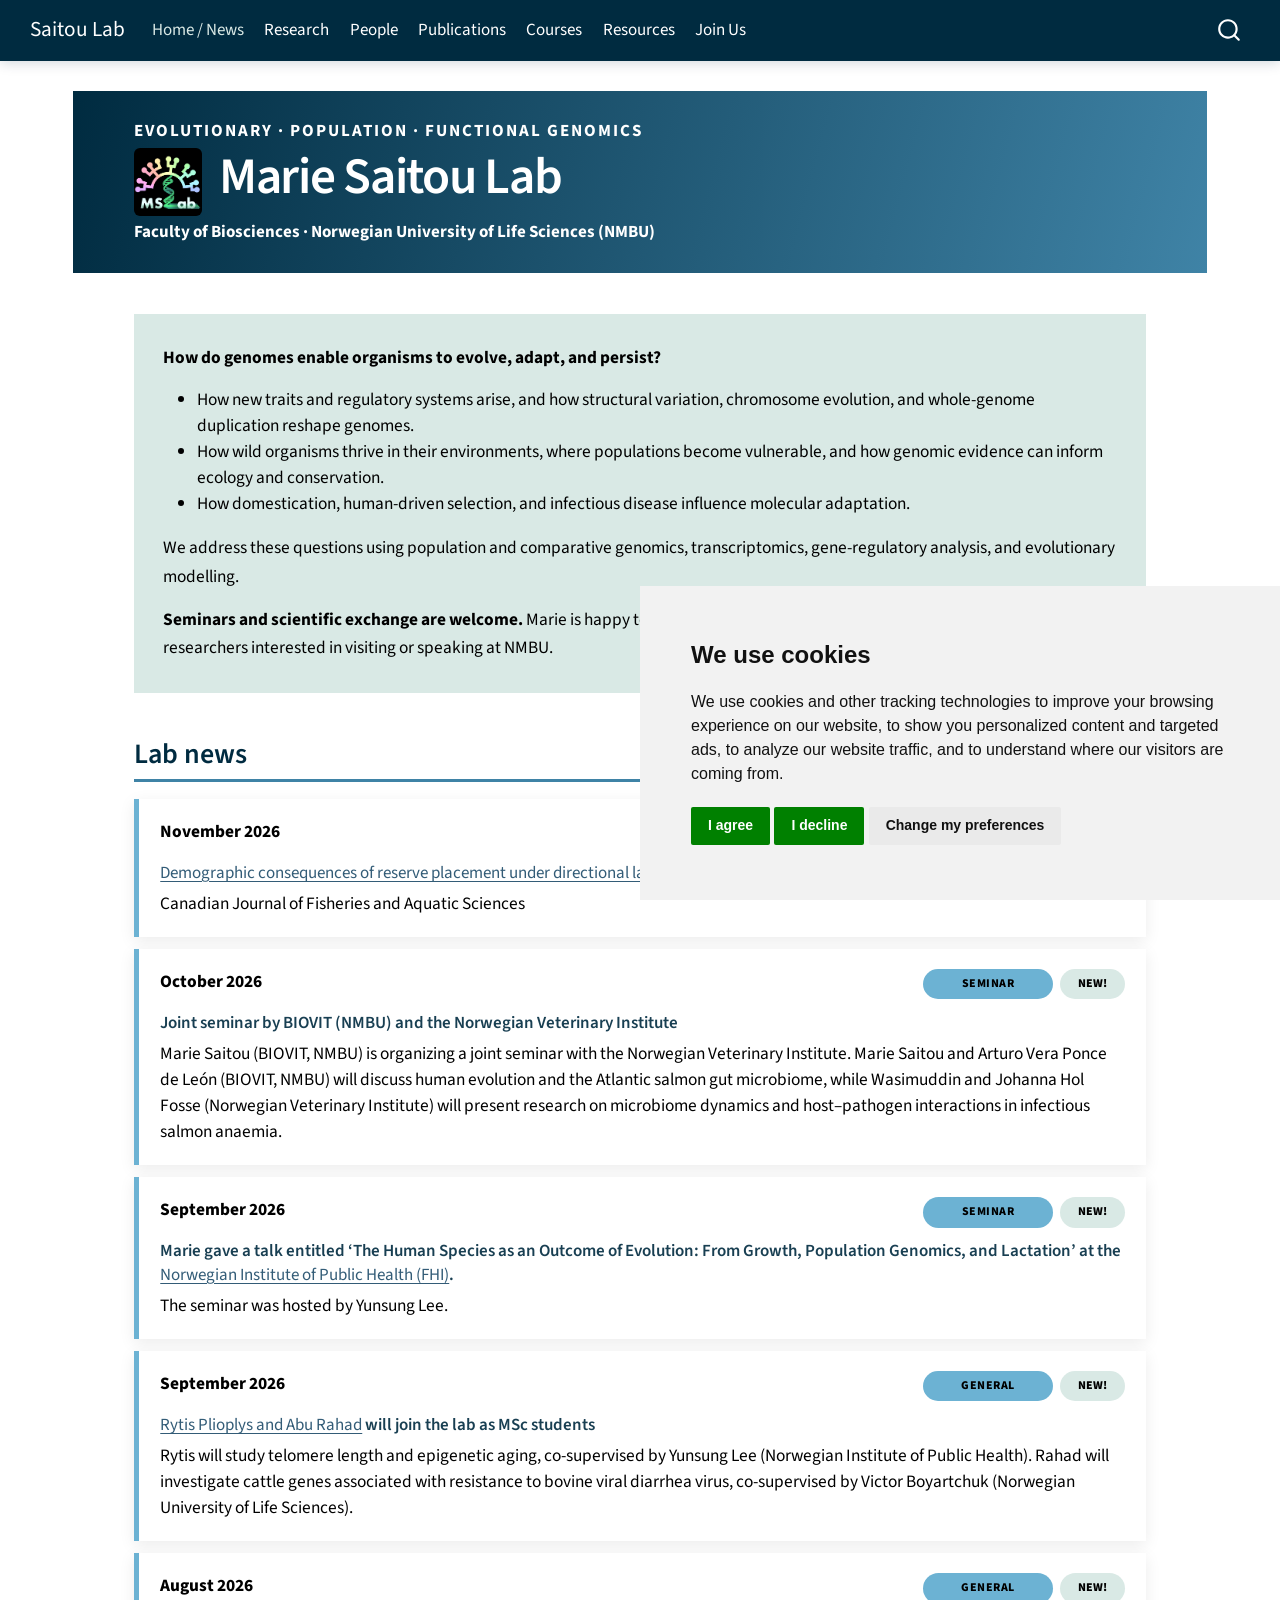
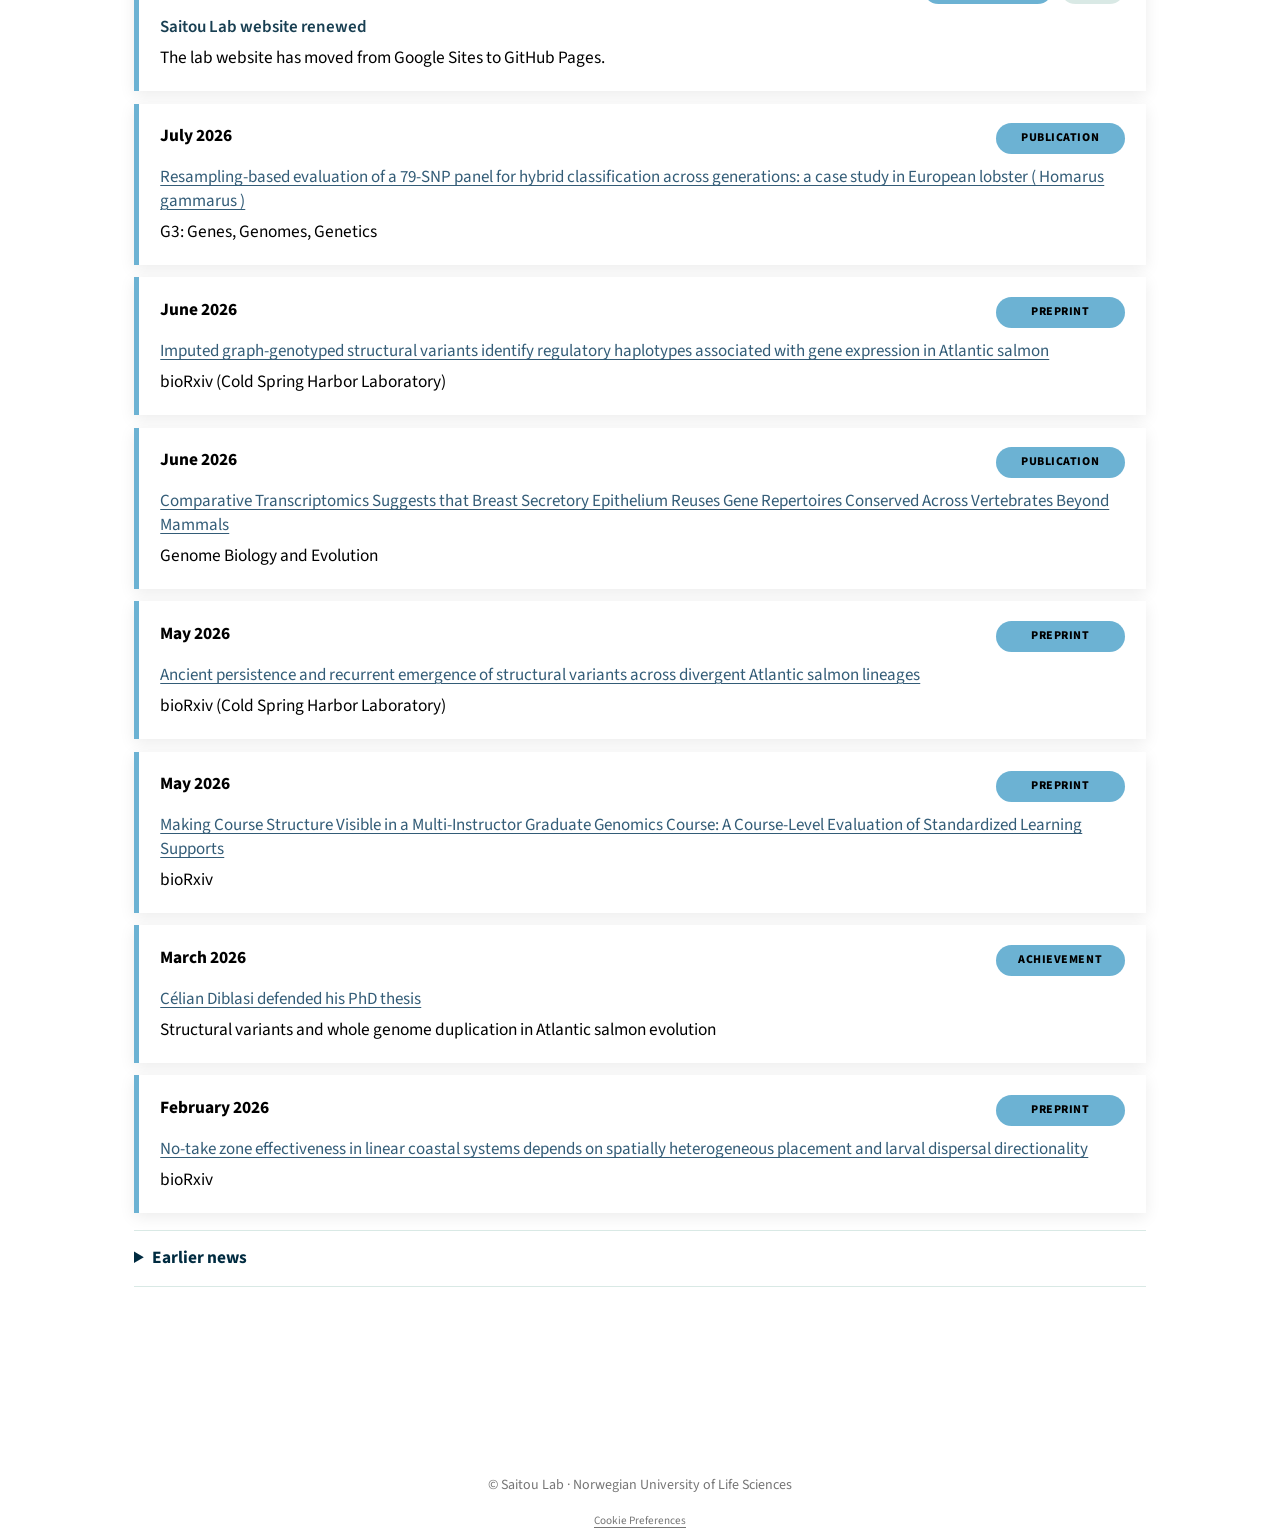
<file: index.html>
<!DOCTYPE html>
<html xmlns="http://www.w3.org/1999/xhtml" lang="en" xml:lang="en"><head>

<meta charset="utf-8">
<meta name="generator" content="quarto-1.11.9">

<meta name="viewport" content="width=device-width, initial-scale=1.0, user-scalable=yes">


<title>Home / News – Saitou Lab</title>
<style>
/* Default styles provided by pandoc.
** See https://pandoc.org/MANUAL.html#variables-for-html for config info.
*/
span.smallcaps{font-variant: small-caps;}
div.columns{display: flex; gap: 1.5em;}
div.column{flex: auto;}
@media screen {
div.columns{gap: min(4vw, 1.5em);}
div.column{overflow-x: auto;}
}
div.hanging-indent{margin-left: 1.5em; text-indent: -1.5em;}
ul.task-list{list-style: none;}
ul.task-list li input[type="checkbox"] {
  width: 0.8em;
  margin: 0 0.8em 0.2em -1em; /* quarto-specific, see https://github.com/quarto-dev/quarto-cli/issues/4556 */ 
  vertical-align: middle;
}
</style>


<script src="site_libs/quarto-nav/quarto-nav.js"></script>
<script src="site_libs/quarto-nav/headroom.min.js"></script>
<script src="site_libs/clipboard/clipboard.min.js"></script>
<script src="site_libs/quarto-search/autocomplete.umd.js"></script>
<script src="site_libs/quarto-search/fuse.min.js"></script>
<script src="site_libs/quarto-search/quarto-search.js"></script>
<meta name="quarto:offset" content="./">
<script src="site_libs/cookie-consent/cookie-consent.js"></script>
<link href="site_libs/cookie-consent/cookie-consent.css" rel="stylesheet">
<script src="site_libs/quarto-html/quarto.js" type="module"></script>
<script src="site_libs/quarto-html/tabsets/tabsets.js" type="module"></script>
<script src="site_libs/quarto-html/scrollable-regions/scrollable-regions.js" type="module"></script>
<script src="site_libs/quarto-html/popper.min.js"></script>
<script src="site_libs/quarto-html/tippy.umd.min.js"></script>
<script src="site_libs/quarto-html/anchor.min.js"></script>
<link href="site_libs/quarto-html/tippy.css" rel="stylesheet">
<link href="site_libs/quarto-html/quarto-syntax-highlighting-63b5708e65d6cd79cd7618c58d0c21e7.css" rel="stylesheet" id="quarto-text-highlighting-styles">
<script src="site_libs/bootstrap/bootstrap.min.js"></script>
<link href="site_libs/bootstrap/bootstrap-icons.css" rel="stylesheet">
<link href="site_libs/bootstrap/bootstrap-8d3ad9c781c51ccd60b292c95058b2c2.min.css" rel="stylesheet" append-hash="true" id="quarto-bootstrap" data-mode="light">
<script id="quarto-search-options" type="application/json">{
  "location": "navbar",
  "copy-button": false,
  "collapse-after": 3,
  "panel-placement": "end",
  "type": "overlay",
  "limit": 50,
  "keyboard-shortcut": [
    "f",
    "/",
    "s"
  ],
  "show-item-context": false,
  "language": {
    "search-no-results-text": "No results",
    "search-matching-documents-text": "matching documents",
    "search-copy-link-title": "Copy link to search",
    "search-hide-matches-text": "Hide additional matches",
    "search-more-match-text": "more match in this document",
    "search-more-matches-text": "more matches in this document",
    "search-clear-button-title": "Clear",
    "search-text-placeholder": "",
    "search-detached-cancel-button-title": "Cancel",
    "search-submit-button-title": "Submit",
    "search-label": "Search"
  }
}</script>
<script async="" src="https://www.googletagmanager.com/gtag/js?id=G-L3HV19CWBM"></script>

<script type="text/plain" cookie-consent="tracking">

window.dataLayer = window.dataLayer || [];
function gtag(){dataLayer.push(arguments);}
gtag('js', new Date());
gtag('config', 'G-L3HV19CWBM', { 'anonymize_ip': true});
</script>

<script type="text/javascript" charset="UTF-8">
document.addEventListener('DOMContentLoaded', function () {
cookieconsent.run({
  "notice_banner_type":"simple",
  "consent_type":"express",
  "palette":"light",
  "language":"en",
  "page_load_consent_levels":["strictly-necessary"],
  "notice_banner_reject_button_hide":false,
  "preferences_center_close_button_hide":false,
  "website_name":""
  ,
"language":"en"
  });
});
</script> 
  


<link rel="stylesheet" href="styles.css">
</head>

<body class="nav-fixed home-page quarto-light"><a id="quarto-skip-link" class="visually-hidden-focusable" href="#quarto-document-content">Skip to main content</a>

<div id="quarto-search-results"></div>
  <header id="quarto-header" class="headroom fixed-top">
    <nav class="navbar navbar-expand-lg " data-bs-theme="dark" aria-label="Site">
      <div class="navbar-container container-fluid">
      <div class="navbar-brand-container mx-auto">
    <a class="navbar-brand" href="./index.html">
    <span class="navbar-title">Saitou Lab</span>
    </a>
  </div>
          <button class="navbar-toggler" type="button" data-bs-toggle="collapse" data-bs-target="#navbarCollapse" aria-controls="navbarCollapse" aria-expanded="false" aria-label="Toggle navigation" onclick="if (window.quartoToggleHeadroom) { window.quartoToggleHeadroom(); }">
  <span class="navbar-toggler-icon"></span>
</button>
          <div class="collapse navbar-collapse" id="navbarCollapse">
            <ul class="navbar-nav navbar-nav-scroll me-auto">
  <li class="nav-item">
    <a class="nav-link active" href="./index.html" aria-current="page"> 
<span class="menu-text">Home / News</span></a>
  </li>  
  <li class="nav-item">
    <a class="nav-link" href="./research.html"> 
<span class="menu-text">Research</span></a>
  </li>  
  <li class="nav-item">
    <a class="nav-link" href="./people.html"> 
<span class="menu-text">People</span></a>
  </li>  
  <li class="nav-item">
    <a class="nav-link" href="./publications.html"> 
<span class="menu-text">Publications</span></a>
  </li>  
  <li class="nav-item">
    <a class="nav-link" href="./courses.html"> 
<span class="menu-text">Courses</span></a>
  </li>  
  <li class="nav-item">
    <a class="nav-link" href="./resources.html"> 
<span class="menu-text">Resources</span></a>
  </li>  
  <li class="nav-item">
    <a class="nav-link" href="./join.html"> 
<span class="menu-text">Join Us</span></a>
  </li>  
</ul>
          </div> <!-- /navcollapse -->
            <div class="quarto-navbar-tools">
</div>
            <div id="quarto-search" class="" title="Search"></div>
      </div> <!-- /container-fluid -->
    </nav>
</header>
<!-- content -->
<div id="quarto-content" class="quarto-container page-columns page-rows-contents page-layout-full page-navbar">
<!-- sidebar -->
<!-- margin-sidebar -->
    
<!-- main -->
<main class="content column-page" id="quarto-document-content" tabindex="-1">

<header id="title-block-header" class="quarto-title-block default">
<div class="quarto-title">
<h1 class="title">Home / News</h1>
</div>



<div class="quarto-title-meta column-page">

    
  
    
  </div>
  


</header>


<div class="hero">
<div class="hero-inner">
<div class="eyebrow">
<p>Evolutionary · Population · Functional Genomics</p>
</div>
<div class="hero-title">
<p><img src="assets/images/brand/Desktoplogo.png" class="hero-logo img-fluid" alt="Saitou Lab logo"></p>
<section id="marie-saitou-lab" class="level1">
<h1>Marie Saitou Lab</h1>
</section>
</div>
<p><strong>Faculty of Biosciences · Norwegian University of Life Sciences (NMBU)</strong></p>
</div>
</div>
<div class="home-content">
<div class="research-intro">
<p><strong>How do genomes enable organisms to evolve, adapt, and persist?</strong></p>
<ul>
<li>How new traits and regulatory systems arise, and how structural variation, chromosome evolution, and whole-genome duplication reshape genomes.</li>
<li>How wild organisms thrive in their environments, where populations become vulnerable, and how genomic evidence can inform ecology and conservation.</li>
<li>How domestication, human-driven selection, and infectious disease influence molecular adaptation.</li>
</ul>
<p>We address these questions using population and comparative genomics, transcriptomics, gene-regulatory analysis, and evolutionary modelling.</p>
<p><strong>Seminars and scientific exchange are welcome.</strong> Marie is happy to give talks at other institutions, and we welcome enquiries from researchers interested in visiting or speaking at NMBU.</p>
</div>
<section id="lab-news" class="level2">
<h2 class="anchored" data-anchor-id="lab-news">Lab news</h2>
<div class="news-stream">
<article class="news-row is-new">
<div class="news-meta">
<span class="news-year">November 2026</span><span class="news-tags"><span class="news-tag tag-publication">Publication</span><span class="news-new">New!</span></span>
</div>
<div class="news-body">
<h3 class="anchored">
<a href="https://doi.org/10.1139/cjfas-2026-0100">Demographic consequences of reserve placement under directional larval dispersal in linear coastal systems</a>
</h3>
<p>
Canadian Journal of Fisheries and Aquatic Sciences
</p>
</div>
</article>
<article class="news-row is-new">
<div class="news-meta">
<span class="news-year">October 2026</span><span class="news-tags"><span class="news-tag tag-seminar">Seminar</span><span class="news-new">New!</span></span>
</div>
<div class="news-body">
<h3 class="anchored">
Joint seminar by BIOVIT (NMBU) and the Norwegian Veterinary Institute
</h3>
<p>
Marie Saitou (BIOVIT, NMBU) is organizing a joint seminar with the Norwegian Veterinary Institute. Marie Saitou and Arturo Vera Ponce de León (BIOVIT, NMBU) will discuss human evolution and the Atlantic salmon gut microbiome, while Wasimuddin and Johanna Hol Fosse (Norwegian Veterinary Institute) will present research on microbiome dynamics and host–pathogen interactions in infectious salmon anaemia.
</p>
</div>
</article>
<article class="news-row is-new">
<div class="news-meta">
<span class="news-year">September 2026</span><span class="news-tags"><span class="news-tag tag-seminar">Seminar</span><span class="news-new">New!</span></span>
</div>
<div class="news-body">
<h3 class="anchored">
Marie gave a talk entitled ‘The Human Species as an Outcome of Evolution: From Growth, Population Genomics, and Lactation’ at the <a href="https://www.fhi.no/">Norwegian Institute of Public Health (FHI)</a>.
</h3>
<p>
The seminar was hosted by Yunsung Lee.
</p>
</div>
</article>
<article class="news-row is-new">
<div class="news-meta">
<span class="news-year">September 2026</span><span class="news-tags"><span class="news-tag tag-general">General</span><span class="news-new">New!</span></span>
</div>
<div class="news-body">
<h3 class="anchored">
<a href="people.html#msc-students">Rytis Plioplys and Abu Rahad</a> will join the lab as MSc students
</h3>
<p>
Rytis will study telomere length and epigenetic aging, co-supervised by Yunsung Lee (Norwegian Institute of Public Health). Rahad will investigate cattle genes associated with resistance to bovine viral diarrhea virus, co-supervised by Victor Boyartchuk (Norwegian University of Life Sciences).
</p>
</div>
</article>
<article class="news-row is-new">
<div class="news-meta">
<span class="news-year">August 2026</span><span class="news-tags"><span class="news-tag tag-general">General</span><span class="news-new">New!</span></span>
</div>
<div class="news-body">
<h3 class="anchored">
Saitou Lab website renewed
</h3>
<p>
The lab website has moved from Google Sites to GitHub Pages.
</p>
</div>
</article>
<article class="news-row">
<div class="news-meta">
<span class="news-year">July 2026</span><span class="news-tags"><span class="news-tag tag-publication">Publication</span></span>
</div>
<div class="news-body">
<h3 class="anchored">
<a href="http://dx.doi.org/10.1093/g3journal/jkag206">Resampling-based evaluation of a 79-SNP panel for hybrid classification across generations: a case study in European lobster ( Homarus gammarus )</a>
</h3>
<p>
G3: Genes, Genomes, Genetics
</p>
</div>
</article>
<article class="news-row">
<div class="news-meta">
<span class="news-year">June 2026</span><span class="news-tags"><span class="news-tag tag-preprint">Preprint</span></span>
</div>
<div class="news-body">
<h3 class="anchored">
<a href="http://dx.doi.org/10.64898/2026.06.03.729980">Imputed graph-genotyped structural variants identify regulatory haplotypes associated with gene expression in Atlantic salmon</a>
</h3>
<p>
bioRxiv (Cold Spring Harbor Laboratory)
</p>
</div>
</article>
<article class="news-row">
<div class="news-meta">
<span class="news-year">June 2026</span><span class="news-tags"><span class="news-tag tag-publication">Publication</span></span>
</div>
<div class="news-body">
<h3 class="anchored">
<a href="http://dx.doi.org/10.1093/gbe/evag130">Comparative Transcriptomics Suggests that Breast Secretory Epithelium Reuses Gene Repertoires Conserved Across Vertebrates Beyond Mammals</a>
</h3>
<p>
Genome Biology and Evolution
</p>
</div>
</article>
<article class="news-row">
<div class="news-meta">
<span class="news-year">May 2026</span><span class="news-tags"><span class="news-tag tag-preprint">Preprint</span></span>
</div>
<div class="news-body">
<h3 class="anchored">
<a href="http://dx.doi.org/10.64898/2026.05.25.727466">Ancient persistence and recurrent emergence of structural variants across divergent Atlantic salmon lineages</a>
</h3>
<p>
bioRxiv (Cold Spring Harbor Laboratory)
</p>
</div>
</article>
<article class="news-row">
<div class="news-meta">
<span class="news-year">May 2026</span><span class="news-tags"><span class="news-tag tag-preprint">Preprint</span></span>
</div>
<div class="news-body">
<h3 class="anchored">
<a href="https://doi.org/10.64898/2026.05.06.723173">Making Course Structure Visible in a Multi-Instructor Graduate Genomics Course: A Course-Level Evaluation of Standardized Learning Supports</a>
</h3>
<p>
bioRxiv
</p>
</div>
</article>
<article class="news-row">
<div class="news-meta">
<span class="news-year">March 2026</span><span class="news-tags"><span class="news-tag tag-achievement">Achievement</span></span>
</div>
<div class="news-body">
<h3 class="anchored">
<a href="https://www.nmbu.no/en/research/public-defences/16-march-celian-diblasi">Célian Diblasi defended his PhD thesis</a>
</h3>
<p>
Structural variants and whole genome duplication in Atlantic salmon evolution
</p>
</div>
</article>
<article class="news-row">
<div class="news-meta">
<span class="news-year">February 2026</span><span class="news-tags"><span class="news-tag tag-preprint">Preprint</span></span>
</div>
<div class="news-body">
<h3 class="anchored">
<a href="https://doi.org/10.64898/2026.02.25.707921">No-take zone effectiveness in linear coastal systems depends on spatially heterogeneous placement and larval dispersal directionality</a>
</h3>
<p>
bioRxiv
</p>
</div>
</article>
</div>
<details class="past-news">
<summary>
Earlier news
</summary>
<div class="news-stream earlier-news">
<article class="news-row">
<div class="news-meta">
<span class="news-year">December 2025</span><span class="news-tags"><span class="news-tag tag-preprint">Preprint</span></span>
</div>
<div class="news-body">
<h3 class="anchored">
<a href="https://doi.org/10.64898/2025.12.15.694296">Large-scale eQTL analyses in Atlantic salmon reveal persistent dosage compensation 100 million years after genome duplication</a>
</h3>
<p>
bioRxiv
</p>
</div>
</article>
<article class="news-row">
<div class="news-meta">
<span class="news-year">October 2025</span><span class="news-tags"><span class="news-tag tag-publication">Publication</span></span>
</div>
<div class="news-body">
<h3 class="anchored">
<a href="https://doi.org/10.1016/j.fsi.2025.110975">Gene gain and loss drive the diversification of gig immune genes in teleosts: structural and regulatory insights from Atlantic salmon</a>
</h3>
<p>
Fish &amp; Shellfish Immunology
</p>
</div>
</article>
<article class="news-row">
<div class="news-meta">
<span class="news-year">October 2025</span><span class="news-tags"><span class="news-tag tag-preprint">Preprint</span></span>
</div>
<div class="news-body">
<h3 class="anchored">
<a href="https://doi.org/10.1101/2025.10.16.682803">A major locus on chromosome 14 impacts developmental variation of Atlantic salmon smoltification</a>
</h3>
<p>
bioRxiv
</p>
</div>
</article>
<article class="news-row">
<div class="news-meta">
<span class="news-year">September 2025</span><span class="news-tags"><span class="news-tag tag-achievement">Achievement</span></span>
</div>
<div class="news-body">
<h3 class="anchored">
<a href="https://www.nmbu.no/en/research/public-defences/september-11th-domniki-manousi-biovit">Domniki Manousi defended her PhD thesis</a>
</h3>
<p>
Genomic Basis of Pathogen Response and Immune Gene Evolution in Atlantic Salmon
</p>
</div>
</article>
<article class="news-row">
<div class="news-meta">
<span class="news-year">August 2025</span><span class="news-tags"><span class="news-tag tag-publication">Publication</span></span>
</div>
<div class="news-body">
<h3 class="anchored">
<a href="https://doi.org/10.1038/s41437-025-00785-7">Beyond inversions and deletions: the evolutionary and functional insights from translocations, fissions, and fusions in animal genomes</a>
</h3>
<p>
Heredity
</p>
</div>
</article>
<article class="news-row">
<div class="news-meta">
<span class="news-year">July 2025</span><span class="news-tags"><span class="news-tag tag-publication">Publication</span></span>
</div>
<div class="news-body">
<h3 class="anchored">
<a href="https://doi.org/10.1186/s12864-025-11735-2">Dissecting the genetic basis of response to salmonid alphavirus in Atlantic salmon</a>
</h3>
<p>
BMC genomics
</p>
</div>
</article>
<article class="news-row">
<div class="news-meta">
<span class="news-year">June 2025</span><span class="news-tags"><span class="news-tag tag-preprint">Preprint</span></span>
</div>
<div class="news-body">
<h3 class="anchored">
<a href="https://doi.org/10.1101/2025.06.26.661685">Impaired trap closure in the counting-deficient Venus flytrap mutant DYSCALCULIA is caused by cell wall biomechanics</a>
</h3>
<p>
bioRxiv
</p>
</div>
</article>
<article class="news-row">
<div class="news-meta">
<span class="news-year">June 2025</span><span class="news-tags"><span class="news-tag tag-publication">Publication</span></span>
</div>
<div class="news-body">
<h3 class="anchored">
<a href="https://doi.org/10.1038/s41467-025-60513-x">Switch-like gene expression modulates disease risk</a>
</h3>
<p>
Nature Communications
</p>
</div>
</article>
<article class="news-row">
<div class="news-meta">
<span class="news-year">June 2025</span><span class="news-tags"><span class="news-tag tag-achievement">Achievement</span></span>
</div>
<div class="news-body">
<h3 class="anchored">
<a href="https://www.nmbu.no/studenter/erik-sandertun-roed-vant-pris-beste-oppgave-2024">Erik Sandertun Røed received NMBU’s award for the best master’s thesis of 2024</a>
</h3>
<p>
Awarded for his work on genomic tools for European lobster conservation.
</p>
</div>
</article>
<article class="news-row">
<div class="news-meta">
<span class="news-year">April 2025</span><span class="news-tags"><span class="news-tag tag-preprint">Preprint</span></span>
</div>
<div class="news-body">
<h3 class="anchored">
<a href="https://doi.org/10.1101/2025.04.15.648526">Evaluating microbial signals in poly(A)-selected Atlantic salmon RNA-seq data using reference-based taxonomic and compositional analyses</a>
</h3>
<p>
bioRxiv
</p>
</div>
</article>
<article class="news-row">
<div class="news-meta">
<span class="news-year">April 2025</span><span class="news-tags"><span class="news-tag tag-publication">Publication</span></span>
</div>
<div class="news-body">
<h3 class="anchored">
<a href="https://europepmc.org/articles/PMC12006720">Parallel Selection in Domesticated Atlantic Salmon from Divergent Founders Including on Whole-Genome Duplication-derived Homeologous Regions</a>
</h3>
<p>
Genome biology and evolution
</p>
</div>
</article>
</div>
</details>
</section>
</div>



</main> <!-- /main -->
<script id="quarto-html-after-body" type="application/javascript">
  window.document.addEventListener("DOMContentLoaded", function (event) {
    const icon = "";
    const anchorJS = new window.AnchorJS();
    anchorJS.options = {
      placement: 'right',
      icon: icon
    };
    anchorJS.add('.anchored');
    const isCodeAnnotation = (el) => {
      for (const clz of el.classList) {
        if (clz.startsWith('code-annotation-')) {                     
          return true;
        }
      }
      return false;
    }
    const onCopySuccess = function(e) {
      // button target
      const button = e.trigger;
      // don't keep focus
      button.blur();
      // flash "checked"
      button.classList.add('code-copy-button-checked');
      var currentTitle = button.getAttribute("title");
      button.setAttribute("title", "Copied!");
      let tooltip;
      if (window.bootstrap) {
        button.setAttribute("data-bs-toggle", "tooltip");
        button.setAttribute("data-bs-placement", "left");
        button.setAttribute("data-bs-title", "Copied!");
        tooltip = new bootstrap.Tooltip(button, 
          { trigger: "manual", 
            customClass: "code-copy-button-tooltip",
            offset: [0, -8]});
        tooltip.show();    
      }
      setTimeout(function() {
        if (tooltip) {
          tooltip.hide();
          button.removeAttribute("data-bs-title");
          button.removeAttribute("data-bs-toggle");
          button.removeAttribute("data-bs-placement");
        }
        button.setAttribute("title", currentTitle);
        button.classList.remove('code-copy-button-checked');
      }, 1000);
      // clear code selection
      e.clearSelection();
    }
    const getTextToCopy = function(trigger) {
      const outerScaffold = trigger.parentElement.cloneNode(true);
      const codeEl = outerScaffold.querySelector('code');
      for (const childEl of codeEl.children) {
        if (isCodeAnnotation(childEl)) {
          childEl.remove();
        }
      }
      return codeEl.innerText;
    }
    const clipboard = new window.ClipboardJS('.code-copy-button:not([data-in-quarto-modal])', {
      text: getTextToCopy
    });
    clipboard.on('success', onCopySuccess);
    if (window.document.getElementById('quarto-embedded-source-code-modal')) {
      const clipboardModal = new window.ClipboardJS('.code-copy-button[data-in-quarto-modal]', {
        text: getTextToCopy,
        container: window.document.getElementById('quarto-embedded-source-code-modal')
      });
      clipboardModal.on('success', onCopySuccess);
    }
      var localhostRegex = new RegExp(/^(?:http|https):\/\/localhost\:?[0-9]*\//);
      var mailtoRegex = new RegExp(/^mailto:/);
        var filterRegex = new RegExp('/' + window.location.host + '/');
      const newWindowLabel = "(opens in a new tab)";
      const newWindowNoteId = "quarto-ext-newwindow-label";
      // Links reference one hidden label through aria-describedby, so the
      // announcement never changes their accessible name.
      var describeNewWindow = (link) => {
        if (!window.document.getElementById(newWindowNoteId)) {
          var newWindowNote = window.document.createElement("span");
          newWindowNote.id = newWindowNoteId;
          newWindowNote.hidden = true;
          newWindowNote.textContent = newWindowLabel;
          window.document.body.appendChild(newWindowNote);
        }
        var describedBy = (link.getAttribute("aria-describedby") || "").split(/\s+/).filter(Boolean);
        if (!describedBy.includes(newWindowNoteId)) {
          describedBy.push(newWindowNoteId);
          link.setAttribute("aria-describedby", describedBy.join(" "));
        }
      }
      var isInternal = (href) => {
          return filterRegex.test(href) || localhostRegex.test(href) || mailtoRegex.test(href);
      }
      // Inspect non-navigation links and adorn them if external
      window.quartoDecorateExternalLinks = function (root) {
     var links = (root || window.document).querySelectorAll('a[href]:not(.nav-link):not(.navbar-brand):not(.toc-action):not(.sidebar-link):not(.sidebar-item-toggle):not(.pagination-link):not(.no-external):not([aria-hidden]):not(.dropdown-item):not(.quarto-navigation-tool):not(.about-link)');
      for (var i=0; i<links.length; i++) {
        const link = links[i];
        if (!isInternal(link.href)) {
          // undo the damage that might have been done by quarto-nav.js in the case of
          // links that we want to consider external
          if (link.dataset.originalHref !== undefined) {
            link.href = link.dataset.originalHref;
          }
            // target, if specified
            link.setAttribute("target", "_blank");
            if (link.getAttribute("rel") === null) {
              link.setAttribute("rel", "noopener");
            }
            describeNewWindow(link);
          if (!link.classList.contains('no-external-icon')) {
          }
        }
      }
      };
      window.quartoDecorateExternalLinks(window.document);
    // Esc closes the popup (WCAG 1.4.13) and focus leaving both trigger and
    // popup closes it (WCAG 2.4.11); tippy handles neither for interactive popups.
    const hideOnEscAndFocusOut = {
      name: 'hideOnEscAndFocusOut',
      defaultValue: true,
      fn(instance) {
        const dismiss = () => {
          // A show scheduled by the trigger delay would otherwise reopen it
          instance.clearDelayTimeouts();
          instance.hide();
        };
        const onKeyDown = (event) => {
          if (event.key !== 'Escape') {
            return;
          }
          // Keep Esc from also reaching page handlers (e.g. reveal.js overview),
          // except an open reveal.js slide menu, which Esc should close too.
          // The menu handles keys only when its keyboard option is on.
          const menuHandlesEsc = window.Reveal?.getPlugin?.('menu')?.isOpen() &&
            window.Reveal.getConfig().menu?.keyboard !== false;
          if (!menuHandlesEsc) {
            event.stopPropagation();
          }
          if (instance.popper.contains(window.document.activeElement)) {
            // Disabled while refocusing so the focus trigger does not reopen it
            instance.disable();
            instance.reference.focus();
            instance.enable();
          }
          dismiss();
        };
        const onFocusOut = (event) => {
          const target = event.relatedTarget;
          if (target && !instance.reference.contains(target) &&
              !instance.popper.contains(target)) {
            dismiss();
          }
        };
        // On the trigger too: a click trigger (code-annotations: select) has no
        // blur handling. Attached for the instance's lifetime so leaving the
        // trigger also cancels a show still pending on the trigger delay.
        instance.reference.addEventListener('focusout', onFocusOut);
        return {
          onShow() {
            window.document.addEventListener('keydown', onKeyDown, true);
            instance.popper.addEventListener('focusout', onFocusOut);
          },
          onHide() {
            window.document.removeEventListener('keydown', onKeyDown, true);
            instance.popper.removeEventListener('focusout', onFocusOut);
          },
          onDestroy() {
            instance.reference.removeEventListener('focusout', onFocusOut);
          },
        };
      },
    };
    function tippyHover(el, contentFn, onTriggerFn, onUntriggerFn) {
      const config = {
        allowHTML: true,
        maxWidth: 500,
        delay: 100,
        arrow: false,
        appendTo: function(el) {
            return el.parentElement;
        },
        interactive: true,
        interactiveBorder: 10,
        theme: 'quarto',
        placement: 'bottom-start',
        plugins: [hideOnEscAndFocusOut],
      };
      if (contentFn) {
        config.content = contentFn;
      }
      if (onTriggerFn) {
        config.onTrigger = onTriggerFn;
      }
      if (onUntriggerFn) {
        config.onUntrigger = onUntriggerFn;
      }
      window.tippy(el, config); 
    }
    const noterefs = window.document.querySelectorAll('a[role="doc-noteref"]');
    for (var i=0; i<noterefs.length; i++) {
      const ref = noterefs[i];
      tippyHover(ref, function() {
        // use id or data attribute instead here
        let href = ref.getAttribute('data-footnote-href') || ref.getAttribute('href');
        try { href = new URL(href).hash; } catch {}
        const id = href.replace(/^#\/?/, "");
        const note = window.document.getElementById(id);
        if (note) {
          return note.innerHTML;
        } else {
          return "";
        }
      });
    }
    const xrefs = window.document.querySelectorAll('a.quarto-xref');
    const processXRef = (id, note) => {
      // Strip column container classes
      const stripColumnClz = (el) => {
        el.classList.remove("page-full", "page-columns");
        if (el.children) {
          for (const child of el.children) {
            stripColumnClz(child);
          }
        }
      }
      stripColumnClz(note)
      if (id === null || id.startsWith('sec-')) {
        // Special case sections, only their first couple elements
        const container = document.createElement("div");
        if (note.children && note.children.length > 2) {
          container.appendChild(note.children[0].cloneNode(true));
          for (let i = 1; i < note.children.length; i++) {
            const child = note.children[i];
            if (child.tagName === "P" && child.innerText === "") {
              continue;
            } else {
              container.appendChild(child.cloneNode(true));
              break;
            }
          }
          if (window.Quarto?.typesetMath) {
            window.Quarto.typesetMath(container);
          }
          return container.innerHTML
        } else {
          if (window.Quarto?.typesetMath) {
            window.Quarto.typesetMath(note);
          }
          return note.innerHTML;
        }
      } else {
        // Remove any anchor links if they are present
        const anchorLink = note.querySelector('a.anchorjs-link');
        if (anchorLink) {
          anchorLink.remove();
        }
        if (window.Quarto?.typesetMath) {
          window.Quarto.typesetMath(note);
        }
        if (note.classList.contains("callout")) {
          return note.outerHTML;
        } else {
          return note.innerHTML;
        }
      }
    }
    for (var i=0; i<xrefs.length; i++) {
      const xref = xrefs[i];
      tippyHover(xref, undefined, function(instance) {
        instance.disable();
        let url = xref.getAttribute('href');
        let hash = undefined; 
        if (url.startsWith('#')) {
          hash = url;
        } else {
          try { hash = new URL(url).hash; } catch {}
        }
        if (hash) {
          const id = hash.replace(/^#\/?/, "");
          const note = window.document.getElementById(id);
          if (note !== null) {
            try {
              const html = processXRef(id, note.cloneNode(true));
              instance.setContent(html);
            } finally {
              instance.enable();
              instance.show();
            }
          } else {
            // See if we can fetch this
            fetch(url.split('#')[0])
            .then(res => res.text())
            .then(html => {
              const parser = new DOMParser();
              const htmlDoc = parser.parseFromString(html, "text/html");
              const note = htmlDoc.getElementById(id);
              if (note !== null) {
                const html = processXRef(id, note);
                instance.setContent(html);
              } 
            }).finally(() => {
              instance.enable();
              instance.show();
            });
          }
        } else {
          // See if we can fetch a full url (with no hash to target)
          // This is a special case and we should probably do some content thinning / targeting
          fetch(url)
          .then(res => res.text())
          .then(html => {
            const parser = new DOMParser();
            const htmlDoc = parser.parseFromString(html, "text/html");
            const note = htmlDoc.querySelector('main.content');
            if (note !== null) {
              // This should only happen for chapter cross references
              // (since there is no id in the URL)
              // remove the first header
              if (note.children.length > 0 && note.children[0].tagName === "HEADER") {
                note.children[0].remove();
              }
              const html = processXRef(null, note);
              instance.setContent(html);
            } 
          }).finally(() => {
            instance.enable();
            instance.show();
          });
        }
      }, function(instance) {
      });
    }
        let selectedAnnoteEl;
        const selectorForAnnotation = ( cell, annotation) => {
          let cellAttr = 'data-code-cell="' + cell + '"';
          let lineAttr = 'data-code-annotation="' +  annotation + '"';
          const selector = 'span[' + cellAttr + '][' + lineAttr + ']';
          return selector;
        }
        const selectCodeLines = (annoteEl) => {
          const doc = window.document;
          const targetCell = annoteEl.getAttribute("data-target-cell");
          const targetAnnotation = annoteEl.getAttribute("data-target-annotation");
          const annoteSpan = window.document.querySelector(selectorForAnnotation(targetCell, targetAnnotation));
          const lines = annoteSpan.getAttribute("data-code-lines").split(",");
          const lineIds = lines.map((line) => {
            return targetCell + "-" + line;
          })
          // Each band is positioned against its own containing block, which is
          // not the offsetParent of the lines, so place it from client rects.
          const placeBand = (band, firstEl, lastEl, codeBlock) => {
            const container = band.offsetParent;
            if (container === null) {
              return;
            }
            const containerRect = container.getBoundingClientRect();
            // Reveal.js scales slides with a transform, so convert client
            // pixels back to the CSS pixels of the container.
            const scale = containerRect.height / container.offsetHeight || 1;
            const firstRect = firstEl.getBoundingClientRect();
            const lastRect = lastEl.getBoundingClientRect();
            const top = (firstRect.top - containerRect.top) / scale - container.clientTop + container.scrollTop;
            const height = (lastRect.bottom - firstRect.top) / scale;
            band.style.top = top - 2 + "px";
            band.style.height = height + 4 + "px";
            if (codeBlock) {
              // Without the copy button wrapper, the containing block is wider
              // than the code block, so span the code block explicitly.
              const blockRect = codeBlock.getBoundingClientRect();
              band.style.left = (blockRect.left - containerRect.left) / scale - container.clientLeft + container.scrollLeft + "px";
              band.style.width = blockRect.width / scale + "px";
            }
          };
          if (lineIds.length > 0) {
            const el = window.document.getElementById(lineIds[0]);
            const lastEl = window.document.getElementById(lineIds[lineIds.length - 1]);
            const parent = el.parentElement.parentElement;
            // cook up a div (if necessary) and position it
            let div = window.document.getElementById("code-annotation-line-highlight");
            if (div === null) {
              div = window.document.createElement("div");
              div.setAttribute("id", "code-annotation-line-highlight");
              div.style.position = 'absolute';
              parent.appendChild(div);
            }
            placeBand(div, el, lastEl, parent.closest("div.sourceCode") || parent);
            let gutterDiv = window.document.getElementById("code-annotation-line-highlight-gutter");
            if (gutterDiv === null) {
              gutterDiv = window.document.createElement("div");
              gutterDiv.setAttribute("id", "code-annotation-line-highlight-gutter");
              gutterDiv.style.position = 'absolute';
              const codeCell = window.document.getElementById(targetCell);
              const gutter = codeCell.querySelector('.code-annotation-gutter');
              gutter.appendChild(gutterDiv);
            }
            placeBand(gutterDiv, el, lastEl);
            selectedAnnoteEl = annoteEl;
          }
        };
        const unselectCodeLines = () => {
          const elementsIds = ["code-annotation-line-highlight", "code-annotation-line-highlight-gutter"];
          elementsIds.forEach((elId) => {
            const div = window.document.getElementById(elId);
            if (div) {
              div.remove();
            }
          });
          selectedAnnoteEl = undefined;
        };
          // Handle positioning of the toggle
      window.addEventListener(
        "resize",
        throttle(() => {
          elRect = undefined;
          if (selectedAnnoteEl) {
            selectCodeLines(selectedAnnoteEl);
          }
        }, 10)
      );
      function throttle(fn, ms) {
      let throttle = false;
      let timer;
        return (...args) => {
          if(!throttle) { // first call gets through
              fn.apply(this, args);
              throttle = true;
          } else { // all the others get throttled
              if(timer) clearTimeout(timer); // cancel #2
              timer = setTimeout(() => {
                fn.apply(this, args);
                timer = throttle = false;
              }, ms);
          }
        };
      }
        // Attach click handler to the DT
        const annoteDls = window.document.querySelectorAll('dt[data-target-cell]');
        for (const annoteDlNode of annoteDls) {
          annoteDlNode.addEventListener('click', (event) => {
            const clickedEl = event.target;
            if (clickedEl !== selectedAnnoteEl) {
              unselectCodeLines();
              const activeEl = window.document.querySelector('dt[data-target-cell].code-annotation-active');
              if (activeEl) {
                activeEl.classList.remove('code-annotation-active');
              }
              selectCodeLines(clickedEl);
              clickedEl.classList.add('code-annotation-active');
            } else {
              // Unselect the line
              unselectCodeLines();
              clickedEl.classList.remove('code-annotation-active');
            }
          });
        }
    const findCites = (el) => {
      const parentEl = el.parentElement;
      if (parentEl) {
        const cites = parentEl.dataset.cites;
        if (cites) {
          return {
            el,
            cites: cites.split(' ')
          };
        } else {
          return findCites(el.parentElement)
        }
      } else {
        return undefined;
      }
    };
    var bibliorefs = window.document.querySelectorAll('a[role="doc-biblioref"]');
    for (var i=0; i<bibliorefs.length; i++) {
      const ref = bibliorefs[i];
      const citeInfo = findCites(ref);
      if (citeInfo) {
        tippyHover(citeInfo.el, function() {
          var popup = window.document.createElement('div');
          citeInfo.cites.forEach(function(cite) {
            var citeDiv = window.document.createElement('div');
            citeDiv.classList.add('hanging-indent');
            citeDiv.classList.add('csl-entry');
            var biblioDiv = window.document.getElementById('ref-' + cite);
            if (biblioDiv) {
              citeDiv.innerHTML = biblioDiv.innerHTML;
            }
            popup.appendChild(citeDiv);
          });
          return popup.innerHTML;
        });
      }
    }
  });
  </script>
  <script type="application/javascript">
  window.quartoScrollableRegionsLabels = {"code":"Scrollable code","output":"Scrollable output"};
  </script>
</div> <!-- /content -->
<footer class="footer">
  <div class="nav-footer">
    <div class="nav-footer-left">
      &nbsp;
    </div>   
    <div class="nav-footer-center">
<p>© Saitou Lab · Norwegian University of Life Sciences</p>
<div class="cookie-consent-footer"><a href="#" id="open_preferences_center">Cookie Preferences</a></div></div>
    <div class="nav-footer-right">
      &nbsp;
    </div>
  </div>
</footer>




</body></html>
</file>
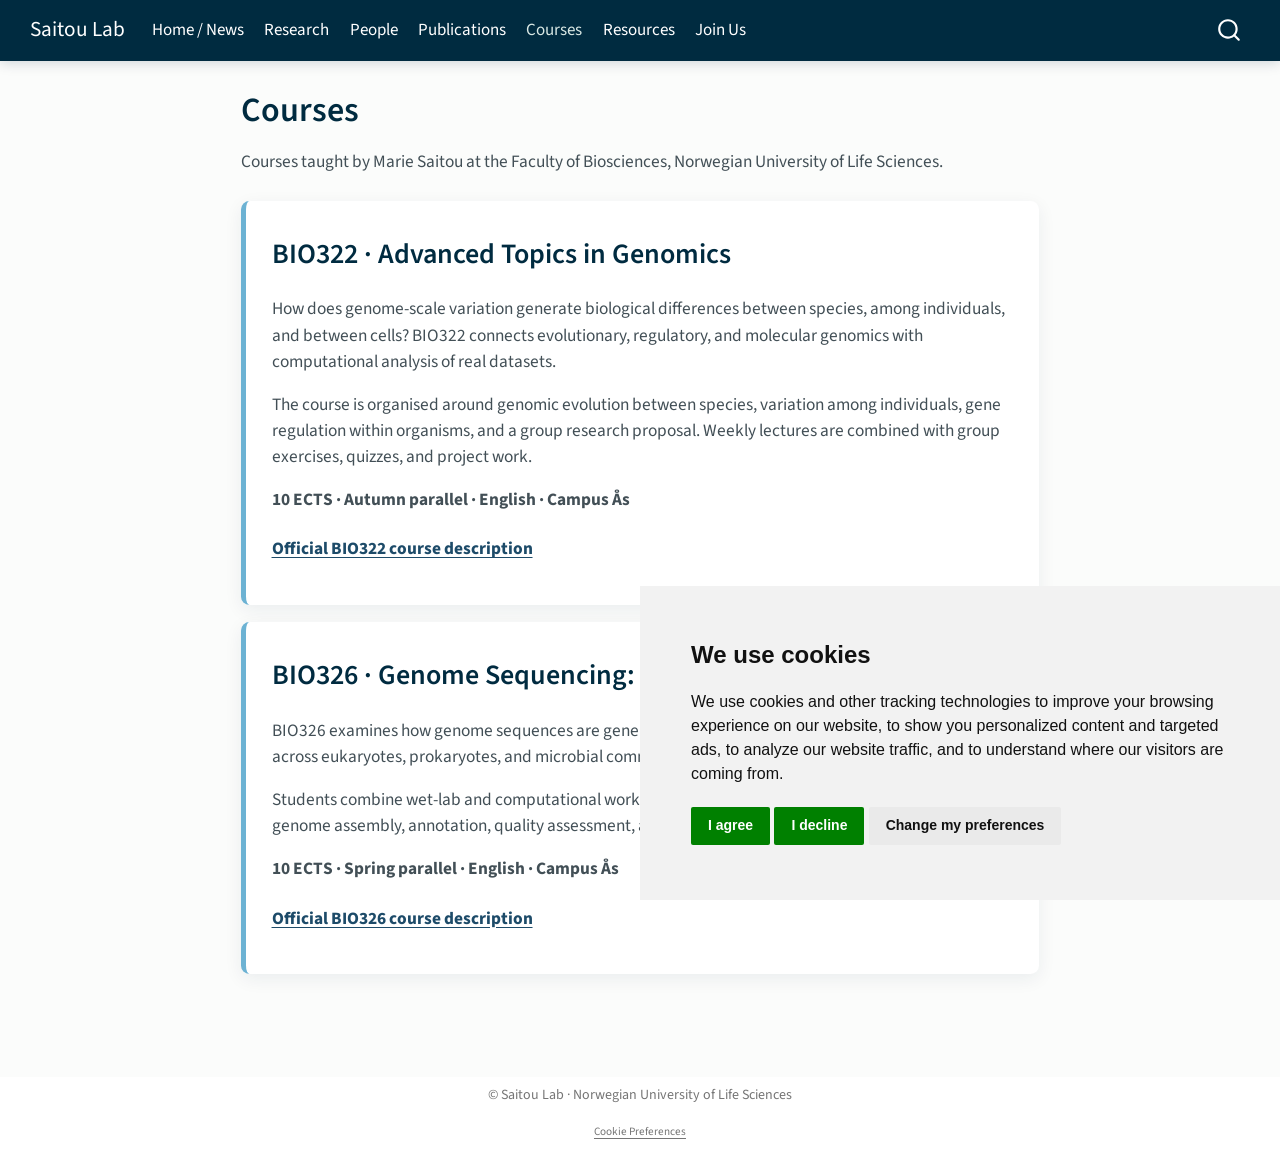
<file: courses.html>
<!DOCTYPE html>
<html xmlns="http://www.w3.org/1999/xhtml" lang="en" xml:lang="en"><head>

<meta charset="utf-8">
<meta name="generator" content="quarto-1.11.9">

<meta name="viewport" content="width=device-width, initial-scale=1.0, user-scalable=yes">


<title>Courses – Saitou Lab</title>
<style>
/* Default styles provided by pandoc.
** See https://pandoc.org/MANUAL.html#variables-for-html for config info.
*/
span.smallcaps{font-variant: small-caps;}
div.columns{display: flex; gap: 1.5em;}
div.column{flex: auto;}
@media screen {
div.columns{gap: min(4vw, 1.5em);}
div.column{overflow-x: auto;}
}
div.hanging-indent{margin-left: 1.5em; text-indent: -1.5em;}
ul.task-list{list-style: none;}
ul.task-list li input[type="checkbox"] {
  width: 0.8em;
  margin: 0 0.8em 0.2em -1em; /* quarto-specific, see https://github.com/quarto-dev/quarto-cli/issues/4556 */ 
  vertical-align: middle;
}
</style>


<script src="site_libs/quarto-nav/quarto-nav.js"></script>
<script src="site_libs/quarto-nav/headroom.min.js"></script>
<script src="site_libs/clipboard/clipboard.min.js"></script>
<script src="site_libs/quarto-search/autocomplete.umd.js"></script>
<script src="site_libs/quarto-search/fuse.min.js"></script>
<script src="site_libs/quarto-search/quarto-search.js"></script>
<meta name="quarto:offset" content="./">
<script src="site_libs/cookie-consent/cookie-consent.js"></script>
<link href="site_libs/cookie-consent/cookie-consent.css" rel="stylesheet">
<script src="site_libs/quarto-html/quarto.js" type="module"></script>
<script src="site_libs/quarto-html/tabsets/tabsets.js" type="module"></script>
<script src="site_libs/quarto-html/scrollable-regions/scrollable-regions.js" type="module"></script>
<script src="site_libs/quarto-html/popper.min.js"></script>
<script src="site_libs/quarto-html/tippy.umd.min.js"></script>
<script src="site_libs/quarto-html/anchor.min.js"></script>
<link href="site_libs/quarto-html/tippy.css" rel="stylesheet">
<link href="site_libs/quarto-html/quarto-syntax-highlighting-63b5708e65d6cd79cd7618c58d0c21e7.css" rel="stylesheet" id="quarto-text-highlighting-styles">
<script src="site_libs/bootstrap/bootstrap.min.js"></script>
<link href="site_libs/bootstrap/bootstrap-icons.css" rel="stylesheet">
<link href="site_libs/bootstrap/bootstrap-8d3ad9c781c51ccd60b292c95058b2c2.min.css" rel="stylesheet" append-hash="true" id="quarto-bootstrap" data-mode="light">
<script id="quarto-search-options" type="application/json">{
  "location": "navbar",
  "copy-button": false,
  "collapse-after": 3,
  "panel-placement": "end",
  "type": "overlay",
  "limit": 50,
  "keyboard-shortcut": [
    "f",
    "/",
    "s"
  ],
  "show-item-context": false,
  "language": {
    "search-no-results-text": "No results",
    "search-matching-documents-text": "matching documents",
    "search-copy-link-title": "Copy link to search",
    "search-hide-matches-text": "Hide additional matches",
    "search-more-match-text": "more match in this document",
    "search-more-matches-text": "more matches in this document",
    "search-clear-button-title": "Clear",
    "search-text-placeholder": "",
    "search-detached-cancel-button-title": "Cancel",
    "search-submit-button-title": "Submit",
    "search-label": "Search"
  }
}</script>
<script async="" src="https://www.googletagmanager.com/gtag/js?id=G-L3HV19CWBM"></script>

<script type="text/plain" cookie-consent="tracking">

window.dataLayer = window.dataLayer || [];
function gtag(){dataLayer.push(arguments);}
gtag('js', new Date());
gtag('config', 'G-L3HV19CWBM', { 'anonymize_ip': true});
</script>

<script type="text/javascript" charset="UTF-8">
document.addEventListener('DOMContentLoaded', function () {
cookieconsent.run({
  "notice_banner_type":"simple",
  "consent_type":"express",
  "palette":"light",
  "language":"en",
  "page_load_consent_levels":["strictly-necessary"],
  "notice_banner_reject_button_hide":false,
  "preferences_center_close_button_hide":false,
  "website_name":""
  ,
"language":"en"
  });
});
</script> 
  


<link rel="stylesheet" href="styles.css">
</head>

<body class="nav-fixed fullcontent quarto-light"><a id="quarto-skip-link" class="visually-hidden-focusable" href="#quarto-document-content">Skip to main content</a>

<div id="quarto-search-results"></div>
  <header id="quarto-header" class="headroom fixed-top">
    <nav class="navbar navbar-expand-lg " data-bs-theme="dark" aria-label="Site">
      <div class="navbar-container container-fluid">
      <div class="navbar-brand-container mx-auto">
    <a class="navbar-brand" href="./index.html">
    <span class="navbar-title">Saitou Lab</span>
    </a>
  </div>
          <button class="navbar-toggler" type="button" data-bs-toggle="collapse" data-bs-target="#navbarCollapse" aria-controls="navbarCollapse" aria-expanded="false" aria-label="Toggle navigation" onclick="if (window.quartoToggleHeadroom) { window.quartoToggleHeadroom(); }">
  <span class="navbar-toggler-icon"></span>
</button>
          <div class="collapse navbar-collapse" id="navbarCollapse">
            <ul class="navbar-nav navbar-nav-scroll me-auto">
  <li class="nav-item">
    <a class="nav-link" href="./index.html"> 
<span class="menu-text">Home / News</span></a>
  </li>  
  <li class="nav-item">
    <a class="nav-link" href="./research.html"> 
<span class="menu-text">Research</span></a>
  </li>  
  <li class="nav-item">
    <a class="nav-link" href="./people.html"> 
<span class="menu-text">People</span></a>
  </li>  
  <li class="nav-item">
    <a class="nav-link" href="./publications.html"> 
<span class="menu-text">Publications</span></a>
  </li>  
  <li class="nav-item">
    <a class="nav-link active" href="./courses.html" aria-current="page"> 
<span class="menu-text">Courses</span></a>
  </li>  
  <li class="nav-item">
    <a class="nav-link" href="./resources.html"> 
<span class="menu-text">Resources</span></a>
  </li>  
  <li class="nav-item">
    <a class="nav-link" href="./join.html"> 
<span class="menu-text">Join Us</span></a>
  </li>  
</ul>
          </div> <!-- /navcollapse -->
            <div class="quarto-navbar-tools">
</div>
            <div id="quarto-search" class="" title="Search"></div>
      </div> <!-- /container-fluid -->
    </nav>
</header>
<!-- content -->
<div id="quarto-content" class="quarto-container page-columns page-rows-contents page-layout-article page-navbar">
<!-- sidebar -->
<!-- margin-sidebar -->
    
<!-- main -->
<main class="content" id="quarto-document-content" tabindex="-1">

<header id="title-block-header" class="quarto-title-block default">
<div class="quarto-title">
<h1 class="title">Courses</h1>
</div>



<div class="quarto-title-meta">

    
  
    
  </div>
  


</header>


<p>Courses taught by Marie Saitou at the Faculty of Biosciences, Norwegian University of Life Sciences.</p>
<div class="course-list">
<section id="bio322-advanced-topics-in-genomics" class="level2 course-card">
<h2 class="anchored" data-anchor-id="bio322-advanced-topics-in-genomics">BIO322 · Advanced Topics in Genomics</h2>
<p>How does genome-scale variation generate biological differences between species, among individuals, and between cells? BIO322 connects evolutionary, regulatory, and molecular genomics with computational analysis of real datasets.</p>
<p>The course is organised around genomic evolution between species, variation among individuals, gene regulation within organisms, and a group research proposal. Weekly lectures are combined with group exercises, quizzes, and project work.</p>
<p><strong>10 ECTS · Autumn parallel · English · Campus Ås</strong></p>
<p><a href="https://www.nmbu.no/en/course/BIO322" class="course-link">Official BIO322 course description</a></p>
</section>
<section id="bio326-genome-sequencing-tools-and-analysis" class="level2 course-card">
<h2 class="anchored" data-anchor-id="bio326-genome-sequencing-tools-and-analysis">BIO326 · Genome Sequencing: Tools and Analysis</h2>
<p>BIO326 examines how genome sequences are generated, reconstructed, assessed, and interpreted across eukaryotes, prokaryotes, and microbial communities.</p>
<p>Students combine wet-lab and computational work, including DNA preparation, long-read sequencing, genome assembly, annotation, quality assessment, and analysis of genomic and metagenomic datasets.</p>
<p><strong>10 ECTS · Spring parallel · English · Campus Ås</strong></p>
<p><a href="https://www.nmbu.no/en/course/BIO326" class="course-link">Official BIO326 course description</a></p>
</section>
</div>



</main> <!-- /main -->
<script id="quarto-html-after-body" type="application/javascript">
  window.document.addEventListener("DOMContentLoaded", function (event) {
    const icon = "";
    const anchorJS = new window.AnchorJS();
    anchorJS.options = {
      placement: 'right',
      icon: icon
    };
    anchorJS.add('.anchored');
    const isCodeAnnotation = (el) => {
      for (const clz of el.classList) {
        if (clz.startsWith('code-annotation-')) {                     
          return true;
        }
      }
      return false;
    }
    const onCopySuccess = function(e) {
      // button target
      const button = e.trigger;
      // don't keep focus
      button.blur();
      // flash "checked"
      button.classList.add('code-copy-button-checked');
      var currentTitle = button.getAttribute("title");
      button.setAttribute("title", "Copied!");
      let tooltip;
      if (window.bootstrap) {
        button.setAttribute("data-bs-toggle", "tooltip");
        button.setAttribute("data-bs-placement", "left");
        button.setAttribute("data-bs-title", "Copied!");
        tooltip = new bootstrap.Tooltip(button, 
          { trigger: "manual", 
            customClass: "code-copy-button-tooltip",
            offset: [0, -8]});
        tooltip.show();    
      }
      setTimeout(function() {
        if (tooltip) {
          tooltip.hide();
          button.removeAttribute("data-bs-title");
          button.removeAttribute("data-bs-toggle");
          button.removeAttribute("data-bs-placement");
        }
        button.setAttribute("title", currentTitle);
        button.classList.remove('code-copy-button-checked');
      }, 1000);
      // clear code selection
      e.clearSelection();
    }
    const getTextToCopy = function(trigger) {
      const outerScaffold = trigger.parentElement.cloneNode(true);
      const codeEl = outerScaffold.querySelector('code');
      for (const childEl of codeEl.children) {
        if (isCodeAnnotation(childEl)) {
          childEl.remove();
        }
      }
      return codeEl.innerText;
    }
    const clipboard = new window.ClipboardJS('.code-copy-button:not([data-in-quarto-modal])', {
      text: getTextToCopy
    });
    clipboard.on('success', onCopySuccess);
    if (window.document.getElementById('quarto-embedded-source-code-modal')) {
      const clipboardModal = new window.ClipboardJS('.code-copy-button[data-in-quarto-modal]', {
        text: getTextToCopy,
        container: window.document.getElementById('quarto-embedded-source-code-modal')
      });
      clipboardModal.on('success', onCopySuccess);
    }
      var localhostRegex = new RegExp(/^(?:http|https):\/\/localhost\:?[0-9]*\//);
      var mailtoRegex = new RegExp(/^mailto:/);
        var filterRegex = new RegExp('/' + window.location.host + '/');
      const newWindowLabel = "(opens in a new tab)";
      const newWindowNoteId = "quarto-ext-newwindow-label";
      // Links reference one hidden label through aria-describedby, so the
      // announcement never changes their accessible name.
      var describeNewWindow = (link) => {
        if (!window.document.getElementById(newWindowNoteId)) {
          var newWindowNote = window.document.createElement("span");
          newWindowNote.id = newWindowNoteId;
          newWindowNote.hidden = true;
          newWindowNote.textContent = newWindowLabel;
          window.document.body.appendChild(newWindowNote);
        }
        var describedBy = (link.getAttribute("aria-describedby") || "").split(/\s+/).filter(Boolean);
        if (!describedBy.includes(newWindowNoteId)) {
          describedBy.push(newWindowNoteId);
          link.setAttribute("aria-describedby", describedBy.join(" "));
        }
      }
      var isInternal = (href) => {
          return filterRegex.test(href) || localhostRegex.test(href) || mailtoRegex.test(href);
      }
      // Inspect non-navigation links and adorn them if external
      window.quartoDecorateExternalLinks = function (root) {
     var links = (root || window.document).querySelectorAll('a[href]:not(.nav-link):not(.navbar-brand):not(.toc-action):not(.sidebar-link):not(.sidebar-item-toggle):not(.pagination-link):not(.no-external):not([aria-hidden]):not(.dropdown-item):not(.quarto-navigation-tool):not(.about-link)');
      for (var i=0; i<links.length; i++) {
        const link = links[i];
        if (!isInternal(link.href)) {
          // undo the damage that might have been done by quarto-nav.js in the case of
          // links that we want to consider external
          if (link.dataset.originalHref !== undefined) {
            link.href = link.dataset.originalHref;
          }
            // target, if specified
            link.setAttribute("target", "_blank");
            if (link.getAttribute("rel") === null) {
              link.setAttribute("rel", "noopener");
            }
            describeNewWindow(link);
          if (!link.classList.contains('no-external-icon')) {
          }
        }
      }
      };
      window.quartoDecorateExternalLinks(window.document);
    // Esc closes the popup (WCAG 1.4.13) and focus leaving both trigger and
    // popup closes it (WCAG 2.4.11); tippy handles neither for interactive popups.
    const hideOnEscAndFocusOut = {
      name: 'hideOnEscAndFocusOut',
      defaultValue: true,
      fn(instance) {
        const dismiss = () => {
          // A show scheduled by the trigger delay would otherwise reopen it
          instance.clearDelayTimeouts();
          instance.hide();
        };
        const onKeyDown = (event) => {
          if (event.key !== 'Escape') {
            return;
          }
          // Keep Esc from also reaching page handlers (e.g. reveal.js overview),
          // except an open reveal.js slide menu, which Esc should close too.
          // The menu handles keys only when its keyboard option is on.
          const menuHandlesEsc = window.Reveal?.getPlugin?.('menu')?.isOpen() &&
            window.Reveal.getConfig().menu?.keyboard !== false;
          if (!menuHandlesEsc) {
            event.stopPropagation();
          }
          if (instance.popper.contains(window.document.activeElement)) {
            // Disabled while refocusing so the focus trigger does not reopen it
            instance.disable();
            instance.reference.focus();
            instance.enable();
          }
          dismiss();
        };
        const onFocusOut = (event) => {
          const target = event.relatedTarget;
          if (target && !instance.reference.contains(target) &&
              !instance.popper.contains(target)) {
            dismiss();
          }
        };
        // On the trigger too: a click trigger (code-annotations: select) has no
        // blur handling. Attached for the instance's lifetime so leaving the
        // trigger also cancels a show still pending on the trigger delay.
        instance.reference.addEventListener('focusout', onFocusOut);
        return {
          onShow() {
            window.document.addEventListener('keydown', onKeyDown, true);
            instance.popper.addEventListener('focusout', onFocusOut);
          },
          onHide() {
            window.document.removeEventListener('keydown', onKeyDown, true);
            instance.popper.removeEventListener('focusout', onFocusOut);
          },
          onDestroy() {
            instance.reference.removeEventListener('focusout', onFocusOut);
          },
        };
      },
    };
    function tippyHover(el, contentFn, onTriggerFn, onUntriggerFn) {
      const config = {
        allowHTML: true,
        maxWidth: 500,
        delay: 100,
        arrow: false,
        appendTo: function(el) {
            return el.parentElement;
        },
        interactive: true,
        interactiveBorder: 10,
        theme: 'quarto',
        placement: 'bottom-start',
        plugins: [hideOnEscAndFocusOut],
      };
      if (contentFn) {
        config.content = contentFn;
      }
      if (onTriggerFn) {
        config.onTrigger = onTriggerFn;
      }
      if (onUntriggerFn) {
        config.onUntrigger = onUntriggerFn;
      }
      window.tippy(el, config); 
    }
    const noterefs = window.document.querySelectorAll('a[role="doc-noteref"]');
    for (var i=0; i<noterefs.length; i++) {
      const ref = noterefs[i];
      tippyHover(ref, function() {
        // use id or data attribute instead here
        let href = ref.getAttribute('data-footnote-href') || ref.getAttribute('href');
        try { href = new URL(href).hash; } catch {}
        const id = href.replace(/^#\/?/, "");
        const note = window.document.getElementById(id);
        if (note) {
          return note.innerHTML;
        } else {
          return "";
        }
      });
    }
    const xrefs = window.document.querySelectorAll('a.quarto-xref');
    const processXRef = (id, note) => {
      // Strip column container classes
      const stripColumnClz = (el) => {
        el.classList.remove("page-full", "page-columns");
        if (el.children) {
          for (const child of el.children) {
            stripColumnClz(child);
          }
        }
      }
      stripColumnClz(note)
      if (id === null || id.startsWith('sec-')) {
        // Special case sections, only their first couple elements
        const container = document.createElement("div");
        if (note.children && note.children.length > 2) {
          container.appendChild(note.children[0].cloneNode(true));
          for (let i = 1; i < note.children.length; i++) {
            const child = note.children[i];
            if (child.tagName === "P" && child.innerText === "") {
              continue;
            } else {
              container.appendChild(child.cloneNode(true));
              break;
            }
          }
          if (window.Quarto?.typesetMath) {
            window.Quarto.typesetMath(container);
          }
          return container.innerHTML
        } else {
          if (window.Quarto?.typesetMath) {
            window.Quarto.typesetMath(note);
          }
          return note.innerHTML;
        }
      } else {
        // Remove any anchor links if they are present
        const anchorLink = note.querySelector('a.anchorjs-link');
        if (anchorLink) {
          anchorLink.remove();
        }
        if (window.Quarto?.typesetMath) {
          window.Quarto.typesetMath(note);
        }
        if (note.classList.contains("callout")) {
          return note.outerHTML;
        } else {
          return note.innerHTML;
        }
      }
    }
    for (var i=0; i<xrefs.length; i++) {
      const xref = xrefs[i];
      tippyHover(xref, undefined, function(instance) {
        instance.disable();
        let url = xref.getAttribute('href');
        let hash = undefined; 
        if (url.startsWith('#')) {
          hash = url;
        } else {
          try { hash = new URL(url).hash; } catch {}
        }
        if (hash) {
          const id = hash.replace(/^#\/?/, "");
          const note = window.document.getElementById(id);
          if (note !== null) {
            try {
              const html = processXRef(id, note.cloneNode(true));
              instance.setContent(html);
            } finally {
              instance.enable();
              instance.show();
            }
          } else {
            // See if we can fetch this
            fetch(url.split('#')[0])
            .then(res => res.text())
            .then(html => {
              const parser = new DOMParser();
              const htmlDoc = parser.parseFromString(html, "text/html");
              const note = htmlDoc.getElementById(id);
              if (note !== null) {
                const html = processXRef(id, note);
                instance.setContent(html);
              } 
            }).finally(() => {
              instance.enable();
              instance.show();
            });
          }
        } else {
          // See if we can fetch a full url (with no hash to target)
          // This is a special case and we should probably do some content thinning / targeting
          fetch(url)
          .then(res => res.text())
          .then(html => {
            const parser = new DOMParser();
            const htmlDoc = parser.parseFromString(html, "text/html");
            const note = htmlDoc.querySelector('main.content');
            if (note !== null) {
              // This should only happen for chapter cross references
              // (since there is no id in the URL)
              // remove the first header
              if (note.children.length > 0 && note.children[0].tagName === "HEADER") {
                note.children[0].remove();
              }
              const html = processXRef(null, note);
              instance.setContent(html);
            } 
          }).finally(() => {
            instance.enable();
            instance.show();
          });
        }
      }, function(instance) {
      });
    }
        let selectedAnnoteEl;
        const selectorForAnnotation = ( cell, annotation) => {
          let cellAttr = 'data-code-cell="' + cell + '"';
          let lineAttr = 'data-code-annotation="' +  annotation + '"';
          const selector = 'span[' + cellAttr + '][' + lineAttr + ']';
          return selector;
        }
        const selectCodeLines = (annoteEl) => {
          const doc = window.document;
          const targetCell = annoteEl.getAttribute("data-target-cell");
          const targetAnnotation = annoteEl.getAttribute("data-target-annotation");
          const annoteSpan = window.document.querySelector(selectorForAnnotation(targetCell, targetAnnotation));
          const lines = annoteSpan.getAttribute("data-code-lines").split(",");
          const lineIds = lines.map((line) => {
            return targetCell + "-" + line;
          })
          // Each band is positioned against its own containing block, which is
          // not the offsetParent of the lines, so place it from client rects.
          const placeBand = (band, firstEl, lastEl, codeBlock) => {
            const container = band.offsetParent;
            if (container === null) {
              return;
            }
            const containerRect = container.getBoundingClientRect();
            // Reveal.js scales slides with a transform, so convert client
            // pixels back to the CSS pixels of the container.
            const scale = containerRect.height / container.offsetHeight || 1;
            const firstRect = firstEl.getBoundingClientRect();
            const lastRect = lastEl.getBoundingClientRect();
            const top = (firstRect.top - containerRect.top) / scale - container.clientTop + container.scrollTop;
            const height = (lastRect.bottom - firstRect.top) / scale;
            band.style.top = top - 2 + "px";
            band.style.height = height + 4 + "px";
            if (codeBlock) {
              // Without the copy button wrapper, the containing block is wider
              // than the code block, so span the code block explicitly.
              const blockRect = codeBlock.getBoundingClientRect();
              band.style.left = (blockRect.left - containerRect.left) / scale - container.clientLeft + container.scrollLeft + "px";
              band.style.width = blockRect.width / scale + "px";
            }
          };
          if (lineIds.length > 0) {
            const el = window.document.getElementById(lineIds[0]);
            const lastEl = window.document.getElementById(lineIds[lineIds.length - 1]);
            const parent = el.parentElement.parentElement;
            // cook up a div (if necessary) and position it
            let div = window.document.getElementById("code-annotation-line-highlight");
            if (div === null) {
              div = window.document.createElement("div");
              div.setAttribute("id", "code-annotation-line-highlight");
              div.style.position = 'absolute';
              parent.appendChild(div);
            }
            placeBand(div, el, lastEl, parent.closest("div.sourceCode") || parent);
            let gutterDiv = window.document.getElementById("code-annotation-line-highlight-gutter");
            if (gutterDiv === null) {
              gutterDiv = window.document.createElement("div");
              gutterDiv.setAttribute("id", "code-annotation-line-highlight-gutter");
              gutterDiv.style.position = 'absolute';
              const codeCell = window.document.getElementById(targetCell);
              const gutter = codeCell.querySelector('.code-annotation-gutter');
              gutter.appendChild(gutterDiv);
            }
            placeBand(gutterDiv, el, lastEl);
            selectedAnnoteEl = annoteEl;
          }
        };
        const unselectCodeLines = () => {
          const elementsIds = ["code-annotation-line-highlight", "code-annotation-line-highlight-gutter"];
          elementsIds.forEach((elId) => {
            const div = window.document.getElementById(elId);
            if (div) {
              div.remove();
            }
          });
          selectedAnnoteEl = undefined;
        };
          // Handle positioning of the toggle
      window.addEventListener(
        "resize",
        throttle(() => {
          elRect = undefined;
          if (selectedAnnoteEl) {
            selectCodeLines(selectedAnnoteEl);
          }
        }, 10)
      );
      function throttle(fn, ms) {
      let throttle = false;
      let timer;
        return (...args) => {
          if(!throttle) { // first call gets through
              fn.apply(this, args);
              throttle = true;
          } else { // all the others get throttled
              if(timer) clearTimeout(timer); // cancel #2
              timer = setTimeout(() => {
                fn.apply(this, args);
                timer = throttle = false;
              }, ms);
          }
        };
      }
        // Attach click handler to the DT
        const annoteDls = window.document.querySelectorAll('dt[data-target-cell]');
        for (const annoteDlNode of annoteDls) {
          annoteDlNode.addEventListener('click', (event) => {
            const clickedEl = event.target;
            if (clickedEl !== selectedAnnoteEl) {
              unselectCodeLines();
              const activeEl = window.document.querySelector('dt[data-target-cell].code-annotation-active');
              if (activeEl) {
                activeEl.classList.remove('code-annotation-active');
              }
              selectCodeLines(clickedEl);
              clickedEl.classList.add('code-annotation-active');
            } else {
              // Unselect the line
              unselectCodeLines();
              clickedEl.classList.remove('code-annotation-active');
            }
          });
        }
    const findCites = (el) => {
      const parentEl = el.parentElement;
      if (parentEl) {
        const cites = parentEl.dataset.cites;
        if (cites) {
          return {
            el,
            cites: cites.split(' ')
          };
        } else {
          return findCites(el.parentElement)
        }
      } else {
        return undefined;
      }
    };
    var bibliorefs = window.document.querySelectorAll('a[role="doc-biblioref"]');
    for (var i=0; i<bibliorefs.length; i++) {
      const ref = bibliorefs[i];
      const citeInfo = findCites(ref);
      if (citeInfo) {
        tippyHover(citeInfo.el, function() {
          var popup = window.document.createElement('div');
          citeInfo.cites.forEach(function(cite) {
            var citeDiv = window.document.createElement('div');
            citeDiv.classList.add('hanging-indent');
            citeDiv.classList.add('csl-entry');
            var biblioDiv = window.document.getElementById('ref-' + cite);
            if (biblioDiv) {
              citeDiv.innerHTML = biblioDiv.innerHTML;
            }
            popup.appendChild(citeDiv);
          });
          return popup.innerHTML;
        });
      }
    }
  });
  </script>
  <script type="application/javascript">
  window.quartoScrollableRegionsLabels = {"code":"Scrollable code","output":"Scrollable output"};
  </script>
</div> <!-- /content -->
<footer class="footer">
  <div class="nav-footer">
    <div class="nav-footer-left">
      &nbsp;
    </div>   
    <div class="nav-footer-center">
<p>© Saitou Lab · Norwegian University of Life Sciences</p>
<div class="cookie-consent-footer"><a href="#" id="open_preferences_center">Cookie Preferences</a></div></div>
    <div class="nav-footer-right">
      &nbsp;
    </div>
  </div>
</footer>




</body></html>
</file>
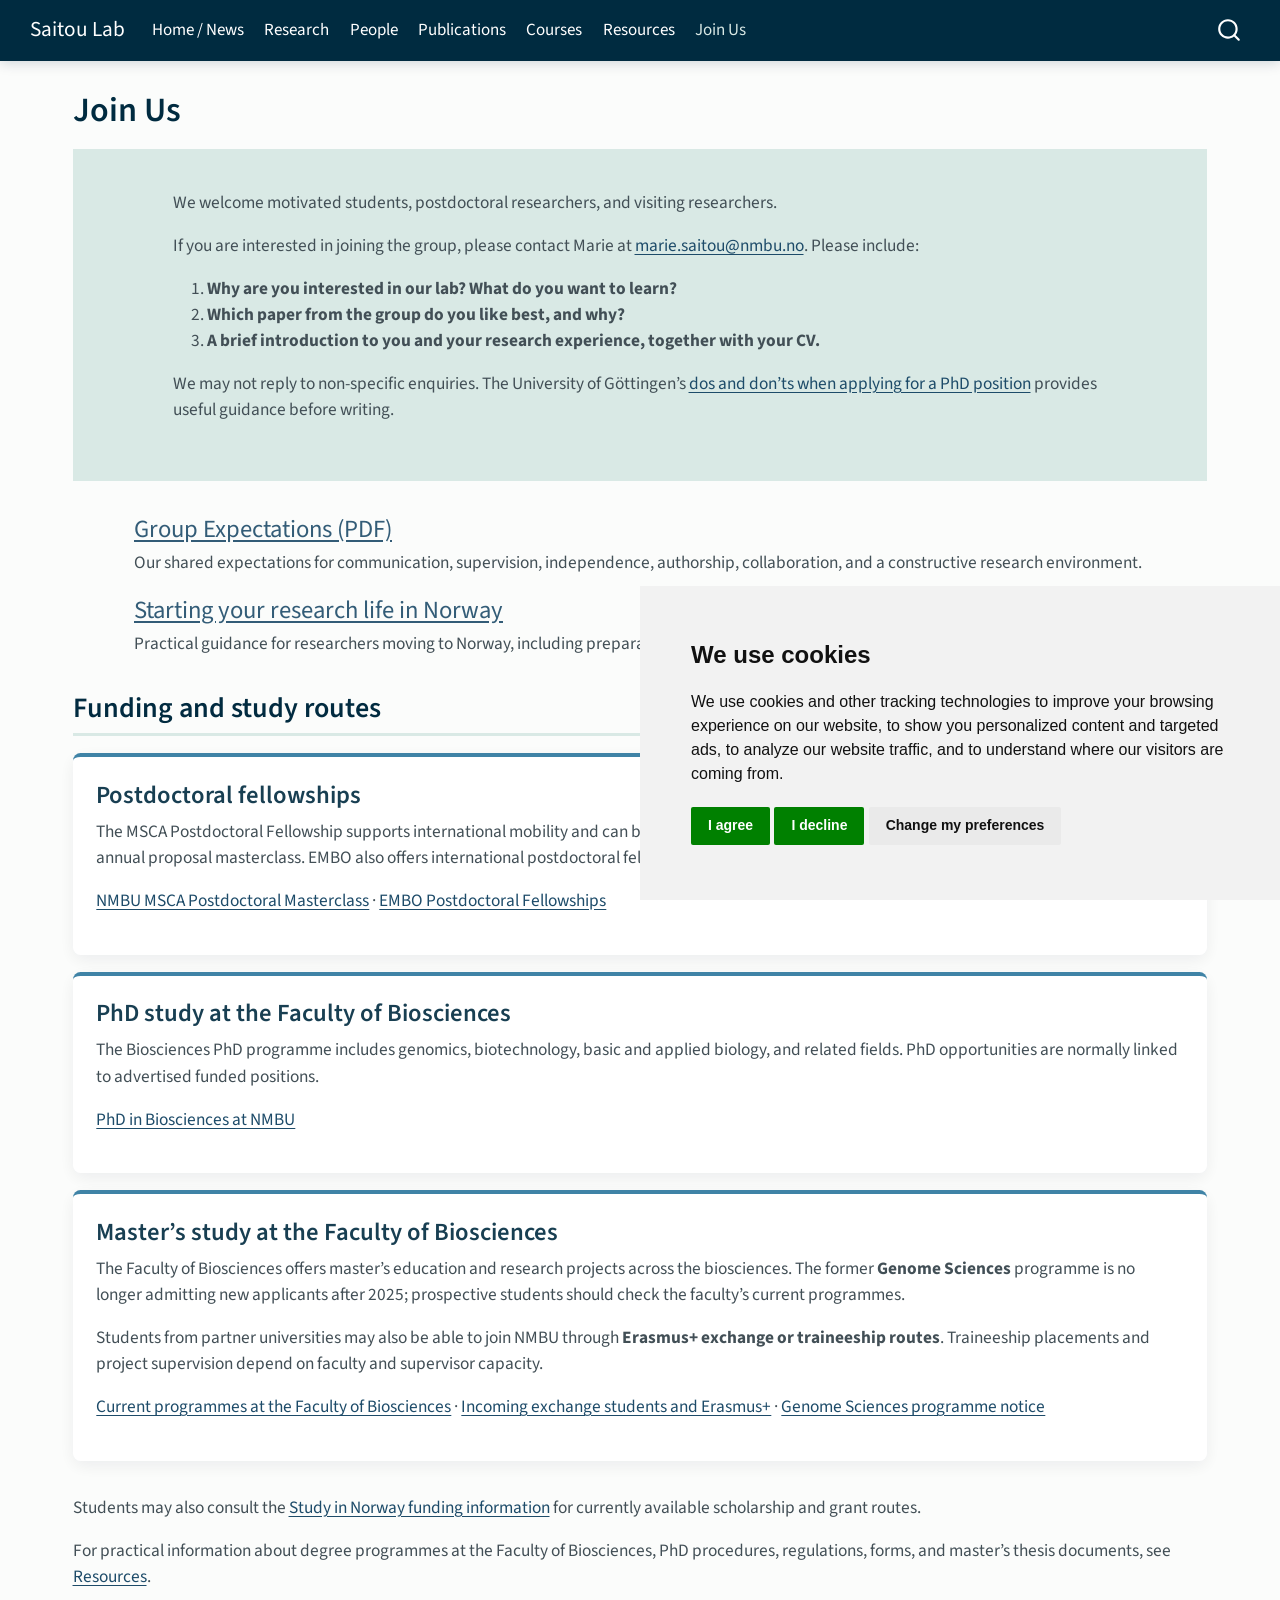
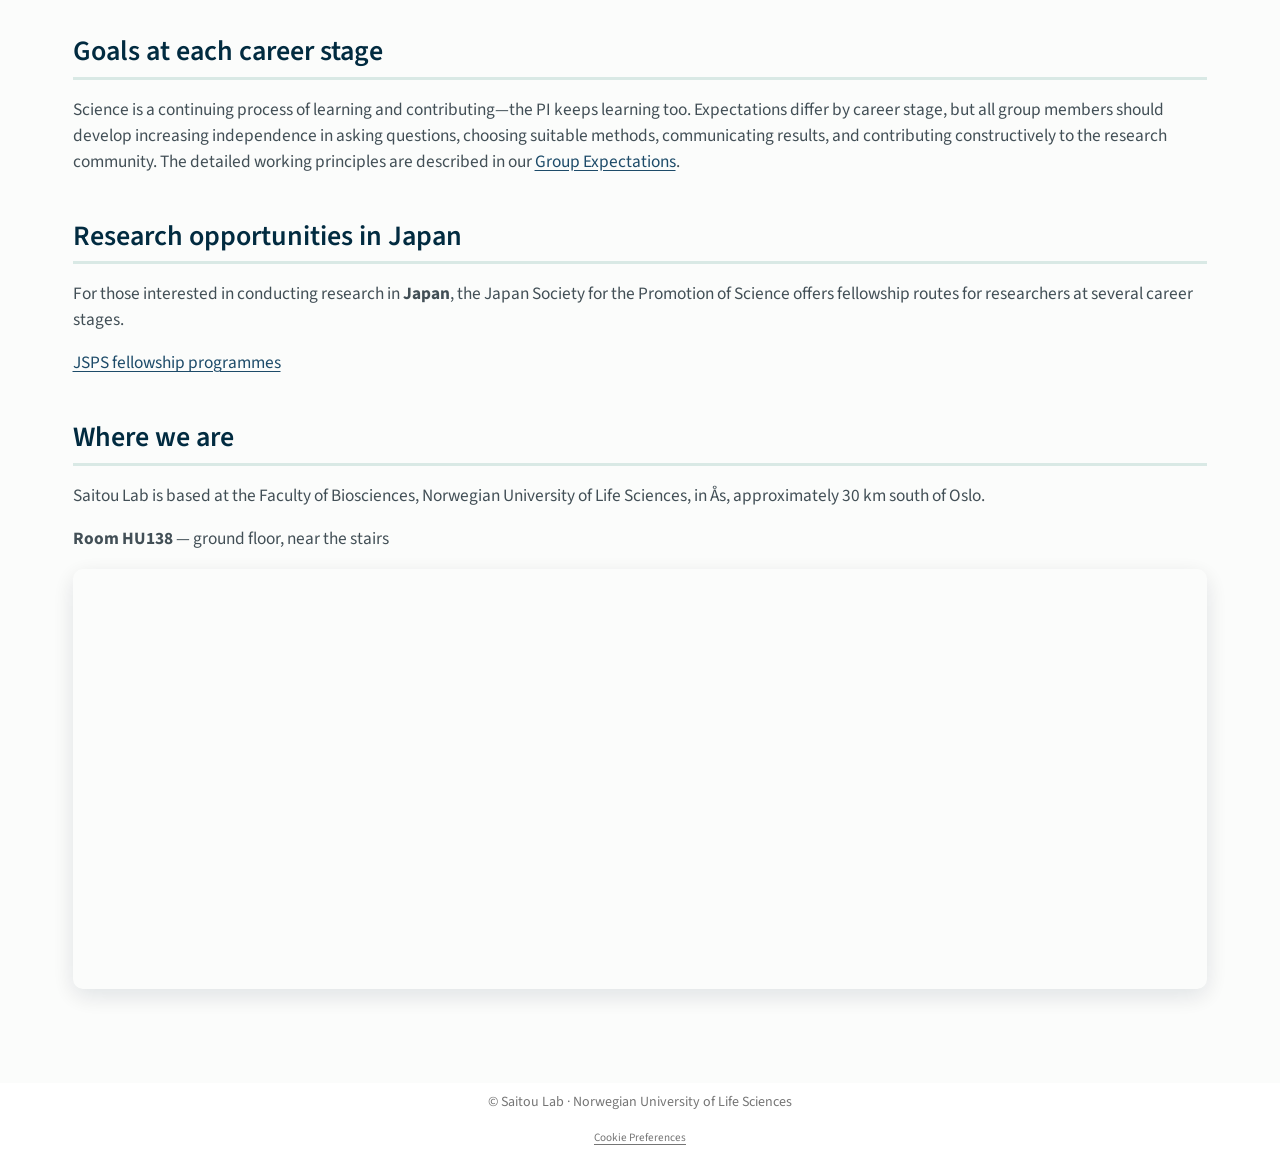
<file: join.html>
<!DOCTYPE html>
<html xmlns="http://www.w3.org/1999/xhtml" lang="en" xml:lang="en"><head>

<meta charset="utf-8">
<meta name="generator" content="quarto-1.11.9">

<meta name="viewport" content="width=device-width, initial-scale=1.0, user-scalable=yes">


<title>Join Us – Saitou Lab</title>
<style>
/* Default styles provided by pandoc.
** See https://pandoc.org/MANUAL.html#variables-for-html for config info.
*/
span.smallcaps{font-variant: small-caps;}
div.columns{display: flex; gap: 1.5em;}
div.column{flex: auto;}
@media screen {
div.columns{gap: min(4vw, 1.5em);}
div.column{overflow-x: auto;}
}
div.hanging-indent{margin-left: 1.5em; text-indent: -1.5em;}
ul.task-list{list-style: none;}
ul.task-list li input[type="checkbox"] {
  width: 0.8em;
  margin: 0 0.8em 0.2em -1em; /* quarto-specific, see https://github.com/quarto-dev/quarto-cli/issues/4556 */ 
  vertical-align: middle;
}
</style>


<script src="site_libs/quarto-nav/quarto-nav.js"></script>
<script src="site_libs/quarto-nav/headroom.min.js"></script>
<script src="site_libs/clipboard/clipboard.min.js"></script>
<script src="site_libs/quarto-search/autocomplete.umd.js"></script>
<script src="site_libs/quarto-search/fuse.min.js"></script>
<script src="site_libs/quarto-search/quarto-search.js"></script>
<meta name="quarto:offset" content="./">
<script src="site_libs/cookie-consent/cookie-consent.js"></script>
<link href="site_libs/cookie-consent/cookie-consent.css" rel="stylesheet">
<script src="site_libs/quarto-html/quarto.js" type="module"></script>
<script src="site_libs/quarto-html/tabsets/tabsets.js" type="module"></script>
<script src="site_libs/quarto-html/scrollable-regions/scrollable-regions.js" type="module"></script>
<script src="site_libs/quarto-html/popper.min.js"></script>
<script src="site_libs/quarto-html/tippy.umd.min.js"></script>
<script src="site_libs/quarto-html/anchor.min.js"></script>
<link href="site_libs/quarto-html/tippy.css" rel="stylesheet">
<link href="site_libs/quarto-html/quarto-syntax-highlighting-63b5708e65d6cd79cd7618c58d0c21e7.css" rel="stylesheet" id="quarto-text-highlighting-styles">
<script src="site_libs/bootstrap/bootstrap.min.js"></script>
<link href="site_libs/bootstrap/bootstrap-icons.css" rel="stylesheet">
<link href="site_libs/bootstrap/bootstrap-8d3ad9c781c51ccd60b292c95058b2c2.min.css" rel="stylesheet" append-hash="true" id="quarto-bootstrap" data-mode="light">
<script id="quarto-search-options" type="application/json">{
  "location": "navbar",
  "copy-button": false,
  "collapse-after": 3,
  "panel-placement": "end",
  "type": "overlay",
  "limit": 50,
  "keyboard-shortcut": [
    "f",
    "/",
    "s"
  ],
  "show-item-context": false,
  "language": {
    "search-no-results-text": "No results",
    "search-matching-documents-text": "matching documents",
    "search-copy-link-title": "Copy link to search",
    "search-hide-matches-text": "Hide additional matches",
    "search-more-match-text": "more match in this document",
    "search-more-matches-text": "more matches in this document",
    "search-clear-button-title": "Clear",
    "search-text-placeholder": "",
    "search-detached-cancel-button-title": "Cancel",
    "search-submit-button-title": "Submit",
    "search-label": "Search"
  }
}</script>
<script async="" src="https://www.googletagmanager.com/gtag/js?id=G-L3HV19CWBM"></script>

<script type="text/plain" cookie-consent="tracking">

window.dataLayer = window.dataLayer || [];
function gtag(){dataLayer.push(arguments);}
gtag('js', new Date());
gtag('config', 'G-L3HV19CWBM', { 'anonymize_ip': true});
</script>

<script type="text/javascript" charset="UTF-8">
document.addEventListener('DOMContentLoaded', function () {
cookieconsent.run({
  "notice_banner_type":"simple",
  "consent_type":"express",
  "palette":"light",
  "language":"en",
  "page_load_consent_levels":["strictly-necessary"],
  "notice_banner_reject_button_hide":false,
  "preferences_center_close_button_hide":false,
  "website_name":""
  ,
"language":"en"
  });
});
</script> 
  


<link rel="stylesheet" href="styles.css">
</head>

<body class="nav-fixed quarto-light"><a id="quarto-skip-link" class="visually-hidden-focusable" href="#quarto-document-content">Skip to main content</a>

<div id="quarto-search-results"></div>
  <header id="quarto-header" class="headroom fixed-top">
    <nav class="navbar navbar-expand-lg " data-bs-theme="dark" aria-label="Site">
      <div class="navbar-container container-fluid">
      <div class="navbar-brand-container mx-auto">
    <a class="navbar-brand" href="./index.html">
    <span class="navbar-title">Saitou Lab</span>
    </a>
  </div>
          <button class="navbar-toggler" type="button" data-bs-toggle="collapse" data-bs-target="#navbarCollapse" aria-controls="navbarCollapse" aria-expanded="false" aria-label="Toggle navigation" onclick="if (window.quartoToggleHeadroom) { window.quartoToggleHeadroom(); }">
  <span class="navbar-toggler-icon"></span>
</button>
          <div class="collapse navbar-collapse" id="navbarCollapse">
            <ul class="navbar-nav navbar-nav-scroll me-auto">
  <li class="nav-item">
    <a class="nav-link" href="./index.html"> 
<span class="menu-text">Home / News</span></a>
  </li>  
  <li class="nav-item">
    <a class="nav-link" href="./research.html"> 
<span class="menu-text">Research</span></a>
  </li>  
  <li class="nav-item">
    <a class="nav-link" href="./people.html"> 
<span class="menu-text">People</span></a>
  </li>  
  <li class="nav-item">
    <a class="nav-link" href="./publications.html"> 
<span class="menu-text">Publications</span></a>
  </li>  
  <li class="nav-item">
    <a class="nav-link" href="./courses.html"> 
<span class="menu-text">Courses</span></a>
  </li>  
  <li class="nav-item">
    <a class="nav-link" href="./resources.html"> 
<span class="menu-text">Resources</span></a>
  </li>  
  <li class="nav-item">
    <a class="nav-link active" href="./join.html" aria-current="page"> 
<span class="menu-text">Join Us</span></a>
  </li>  
</ul>
          </div> <!-- /navcollapse -->
            <div class="quarto-navbar-tools">
</div>
            <div id="quarto-search" class="" title="Search"></div>
      </div> <!-- /container-fluid -->
    </nav>
</header>
<!-- content -->
<div id="quarto-content" class="quarto-container page-columns page-rows-contents page-layout-full page-navbar">
<!-- sidebar -->
<!-- margin-sidebar -->
    
<!-- main -->
<main class="content column-page" id="quarto-document-content" tabindex="-1">

<header id="title-block-header" class="quarto-title-block default">
<div class="quarto-title">
<h1 class="title">Join Us</h1>
</div>



<div class="quarto-title-meta column-page">

    
  
    
  </div>
  


</header>


<div class="page-intro">
<p>We welcome motivated students, postdoctoral researchers, and visiting researchers.</p>
<p>If you are interested in joining the group, please contact Marie at <a href="mailto:marie.saitou@nmbu.no">marie.saitou@nmbu.no</a>. Please include:</p>
<ol type="1">
<li><strong>Why are you interested in our lab? What do you want to learn?</strong></li>
<li><strong>Which paper from the group do you like best, and why?</strong></li>
<li><strong>A brief introduction to you and your research experience, together with your CV.</strong></li>
</ol>
<p>We may not reply to non-specific enquiries. The University of Göttingen’s <a href="https://www.uni-goettingen.de/en/dos+and+don%27ts+when+applying+for+a+phd+position/501430.html">dos and don’ts when applying for a PhD position</a> provides useful guidance before writing.</p>
</div>
<div class="guide-links">
<section id="group-expectations-pdf" class="level3">
<h3 class="anchored" data-anchor-id="group-expectations-pdf"><a href="assets/documents/Group_expectation_2026.pdf" target="_blank">Group Expectations (PDF)</a></h3>
<p>Our shared expectations for communication, supervision, independence, authorship, collaboration, and a constructive research environment.</p>
</section>
<section id="starting-your-research-life-in-norway" class="level3">
<h3 class="anchored" data-anchor-id="starting-your-research-life-in-norway"><a href="https://sites.google.com/view/saitou-lab/join-us/starting-your-research-life-in-norway">Starting your research life in Norway</a></h3>
<p>Practical guidance for researchers moving to Norway, including preparations before arrival and the first administrative steps after moving.</p>
</section>
</div>
<section id="funding-and-study-routes" class="level2">
<h2 class="anchored" data-anchor-id="funding-and-study-routes">Funding and study routes</h2>
<div class="funding-grid">
<section id="postdoctoral-fellowships" class="level3 funding-card">
<h3 class="anchored" data-anchor-id="postdoctoral-fellowships">Postdoctoral fellowships</h3>
<p>The MSCA Postdoctoral Fellowship supports international mobility and can be prepared with NMBU as the host institution. NMBU normally runs an annual proposal masterclass. EMBO also offers international postdoctoral fellowships in the life sciences.</p>
<p><a href="https://www.nmbu.no/en/research/nmbu-msca-postdoctoral-masterclass">NMBU MSCA Postdoctoral Masterclass</a> · <a href="https://www.embo.org/funding/fellowships-grants-and-career-support/postdoctoral-fellowships/">EMBO Postdoctoral Fellowships</a></p>
</section>
<section id="phd-study-at-the-faculty-of-biosciences" class="level3 funding-card">
<h3 class="anchored" data-anchor-id="phd-study-at-the-faculty-of-biosciences">PhD study at the Faculty of Biosciences</h3>
<p>The Biosciences PhD programme includes genomics, biotechnology, basic and applied biology, and related fields. PhD opportunities are normally linked to advertised funded positions.</p>
<p><a href="https://www.nmbu.no/en/studies/phd/biosciences">PhD in Biosciences at NMBU</a></p>
</section>
<section id="masters-study-at-the-faculty-of-biosciences" class="level3 funding-card">
<h3 class="anchored" data-anchor-id="masters-study-at-the-faculty-of-biosciences">Master’s study at the Faculty of Biosciences</h3>
<p>The Faculty of Biosciences offers master’s education and research projects across the biosciences. The former <strong>Genome Sciences</strong> programme is no longer admitting new applicants after 2025; prospective students should check the faculty’s current programmes.</p>
<p>Students from partner universities may also be able to join NMBU through <strong>Erasmus+ exchange or traineeship routes</strong>. Traineeship placements and project supervision depend on faculty and supervisor capacity.</p>
<p><a href="https://www.nmbu.no/en/fakulteter/biovitenskap">Current programmes at the Faculty of Biosciences</a> · <a href="https://www.nmbu.no/en/students/exchange/incoming-exchange-students">Incoming exchange students and Erasmus+</a> · <a href="https://www.nmbu.no/en/studies/study-options/master/genome-science">Genome Sciences programme notice</a></p>
</section>
</div>
<p>Students may also consult the <a href="https://studyinnorway.no/study-opportunities/scholarships">Study in Norway funding information</a> for currently available scholarship and grant routes.</p>
<p>For practical information about degree programmes at the Faculty of Biosciences, PhD procedures, regulations, forms, and master’s thesis documents, see <a href="./resources.html">Resources</a>.</p>
</section>
<section id="goals-at-each-career-stage" class="level2">
<h2 class="anchored" data-anchor-id="goals-at-each-career-stage">Goals at each career stage</h2>
<p>Science is a continuing process of learning and contributing—the PI keeps learning too. Expectations differ by career stage, but all group members should develop increasing independence in asking questions, choosing suitable methods, communicating results, and contributing constructively to the research community. The detailed working principles are described in our <a href="https://docs.google.com/document/d/14BRUB3AUNCxXBEWVcv9eHjzRqm3aeTLwNNuip-RUVY4/edit?usp=sharing">Group Expectations</a>.</p>
</section>
<section id="research-opportunities-in-japan" class="level2">
<h2 class="anchored" data-anchor-id="research-opportunities-in-japan">Research opportunities in Japan</h2>
<p>For those interested in conducting research in <strong>Japan</strong>, the Japan Society for the Promotion of Science offers fellowship routes for researchers at several career stages.</p>
<p><a href="https://www.jsps.go.jp/english/e-fellow/">JSPS fellowship programmes</a></p>
</section>
<section id="where-we-are" class="level2">
<h2 class="anchored" data-anchor-id="where-we-are">Where we are</h2>
<p>Saitou Lab is based at the Faculty of Biosciences, Norwegian University of Life Sciences, in Ås, approximately 30 km south of Oslo.</p>
<p><strong>Room HU138</strong> — ground floor, near the stairs</p>
<div class="map-frame">
<iframe title="Map showing CIGENE at NMBU in Ås" src="https://www.google.com/maps?q=Oluf+Thesens+vei+6,+1433+Ås,+Norway&amp;output=embed" loading="lazy" referrerpolicy="no-referrer-when-downgrade">
</iframe>
</div>


</section>

</main> <!-- /main -->
<script id="quarto-html-after-body" type="application/javascript">
  window.document.addEventListener("DOMContentLoaded", function (event) {
    const icon = "";
    const anchorJS = new window.AnchorJS();
    anchorJS.options = {
      placement: 'right',
      icon: icon
    };
    anchorJS.add('.anchored');
    const isCodeAnnotation = (el) => {
      for (const clz of el.classList) {
        if (clz.startsWith('code-annotation-')) {                     
          return true;
        }
      }
      return false;
    }
    const onCopySuccess = function(e) {
      // button target
      const button = e.trigger;
      // don't keep focus
      button.blur();
      // flash "checked"
      button.classList.add('code-copy-button-checked');
      var currentTitle = button.getAttribute("title");
      button.setAttribute("title", "Copied!");
      let tooltip;
      if (window.bootstrap) {
        button.setAttribute("data-bs-toggle", "tooltip");
        button.setAttribute("data-bs-placement", "left");
        button.setAttribute("data-bs-title", "Copied!");
        tooltip = new bootstrap.Tooltip(button, 
          { trigger: "manual", 
            customClass: "code-copy-button-tooltip",
            offset: [0, -8]});
        tooltip.show();    
      }
      setTimeout(function() {
        if (tooltip) {
          tooltip.hide();
          button.removeAttribute("data-bs-title");
          button.removeAttribute("data-bs-toggle");
          button.removeAttribute("data-bs-placement");
        }
        button.setAttribute("title", currentTitle);
        button.classList.remove('code-copy-button-checked');
      }, 1000);
      // clear code selection
      e.clearSelection();
    }
    const getTextToCopy = function(trigger) {
      const outerScaffold = trigger.parentElement.cloneNode(true);
      const codeEl = outerScaffold.querySelector('code');
      for (const childEl of codeEl.children) {
        if (isCodeAnnotation(childEl)) {
          childEl.remove();
        }
      }
      return codeEl.innerText;
    }
    const clipboard = new window.ClipboardJS('.code-copy-button:not([data-in-quarto-modal])', {
      text: getTextToCopy
    });
    clipboard.on('success', onCopySuccess);
    if (window.document.getElementById('quarto-embedded-source-code-modal')) {
      const clipboardModal = new window.ClipboardJS('.code-copy-button[data-in-quarto-modal]', {
        text: getTextToCopy,
        container: window.document.getElementById('quarto-embedded-source-code-modal')
      });
      clipboardModal.on('success', onCopySuccess);
    }
      var localhostRegex = new RegExp(/^(?:http|https):\/\/localhost\:?[0-9]*\//);
      var mailtoRegex = new RegExp(/^mailto:/);
        var filterRegex = new RegExp('/' + window.location.host + '/');
      const newWindowLabel = "(opens in a new tab)";
      const newWindowNoteId = "quarto-ext-newwindow-label";
      // Links reference one hidden label through aria-describedby, so the
      // announcement never changes their accessible name.
      var describeNewWindow = (link) => {
        if (!window.document.getElementById(newWindowNoteId)) {
          var newWindowNote = window.document.createElement("span");
          newWindowNote.id = newWindowNoteId;
          newWindowNote.hidden = true;
          newWindowNote.textContent = newWindowLabel;
          window.document.body.appendChild(newWindowNote);
        }
        var describedBy = (link.getAttribute("aria-describedby") || "").split(/\s+/).filter(Boolean);
        if (!describedBy.includes(newWindowNoteId)) {
          describedBy.push(newWindowNoteId);
          link.setAttribute("aria-describedby", describedBy.join(" "));
        }
      }
      var isInternal = (href) => {
          return filterRegex.test(href) || localhostRegex.test(href) || mailtoRegex.test(href);
      }
      // Inspect non-navigation links and adorn them if external
      window.quartoDecorateExternalLinks = function (root) {
     var links = (root || window.document).querySelectorAll('a[href]:not(.nav-link):not(.navbar-brand):not(.toc-action):not(.sidebar-link):not(.sidebar-item-toggle):not(.pagination-link):not(.no-external):not([aria-hidden]):not(.dropdown-item):not(.quarto-navigation-tool):not(.about-link)');
      for (var i=0; i<links.length; i++) {
        const link = links[i];
        if (!isInternal(link.href)) {
          // undo the damage that might have been done by quarto-nav.js in the case of
          // links that we want to consider external
          if (link.dataset.originalHref !== undefined) {
            link.href = link.dataset.originalHref;
          }
            // target, if specified
            link.setAttribute("target", "_blank");
            if (link.getAttribute("rel") === null) {
              link.setAttribute("rel", "noopener");
            }
            describeNewWindow(link);
          if (!link.classList.contains('no-external-icon')) {
          }
        }
      }
      };
      window.quartoDecorateExternalLinks(window.document);
    // Esc closes the popup (WCAG 1.4.13) and focus leaving both trigger and
    // popup closes it (WCAG 2.4.11); tippy handles neither for interactive popups.
    const hideOnEscAndFocusOut = {
      name: 'hideOnEscAndFocusOut',
      defaultValue: true,
      fn(instance) {
        const dismiss = () => {
          // A show scheduled by the trigger delay would otherwise reopen it
          instance.clearDelayTimeouts();
          instance.hide();
        };
        const onKeyDown = (event) => {
          if (event.key !== 'Escape') {
            return;
          }
          // Keep Esc from also reaching page handlers (e.g. reveal.js overview),
          // except an open reveal.js slide menu, which Esc should close too.
          // The menu handles keys only when its keyboard option is on.
          const menuHandlesEsc = window.Reveal?.getPlugin?.('menu')?.isOpen() &&
            window.Reveal.getConfig().menu?.keyboard !== false;
          if (!menuHandlesEsc) {
            event.stopPropagation();
          }
          if (instance.popper.contains(window.document.activeElement)) {
            // Disabled while refocusing so the focus trigger does not reopen it
            instance.disable();
            instance.reference.focus();
            instance.enable();
          }
          dismiss();
        };
        const onFocusOut = (event) => {
          const target = event.relatedTarget;
          if (target && !instance.reference.contains(target) &&
              !instance.popper.contains(target)) {
            dismiss();
          }
        };
        // On the trigger too: a click trigger (code-annotations: select) has no
        // blur handling. Attached for the instance's lifetime so leaving the
        // trigger also cancels a show still pending on the trigger delay.
        instance.reference.addEventListener('focusout', onFocusOut);
        return {
          onShow() {
            window.document.addEventListener('keydown', onKeyDown, true);
            instance.popper.addEventListener('focusout', onFocusOut);
          },
          onHide() {
            window.document.removeEventListener('keydown', onKeyDown, true);
            instance.popper.removeEventListener('focusout', onFocusOut);
          },
          onDestroy() {
            instance.reference.removeEventListener('focusout', onFocusOut);
          },
        };
      },
    };
    function tippyHover(el, contentFn, onTriggerFn, onUntriggerFn) {
      const config = {
        allowHTML: true,
        maxWidth: 500,
        delay: 100,
        arrow: false,
        appendTo: function(el) {
            return el.parentElement;
        },
        interactive: true,
        interactiveBorder: 10,
        theme: 'quarto',
        placement: 'bottom-start',
        plugins: [hideOnEscAndFocusOut],
      };
      if (contentFn) {
        config.content = contentFn;
      }
      if (onTriggerFn) {
        config.onTrigger = onTriggerFn;
      }
      if (onUntriggerFn) {
        config.onUntrigger = onUntriggerFn;
      }
      window.tippy(el, config); 
    }
    const noterefs = window.document.querySelectorAll('a[role="doc-noteref"]');
    for (var i=0; i<noterefs.length; i++) {
      const ref = noterefs[i];
      tippyHover(ref, function() {
        // use id or data attribute instead here
        let href = ref.getAttribute('data-footnote-href') || ref.getAttribute('href');
        try { href = new URL(href).hash; } catch {}
        const id = href.replace(/^#\/?/, "");
        const note = window.document.getElementById(id);
        if (note) {
          return note.innerHTML;
        } else {
          return "";
        }
      });
    }
    const xrefs = window.document.querySelectorAll('a.quarto-xref');
    const processXRef = (id, note) => {
      // Strip column container classes
      const stripColumnClz = (el) => {
        el.classList.remove("page-full", "page-columns");
        if (el.children) {
          for (const child of el.children) {
            stripColumnClz(child);
          }
        }
      }
      stripColumnClz(note)
      if (id === null || id.startsWith('sec-')) {
        // Special case sections, only their first couple elements
        const container = document.createElement("div");
        if (note.children && note.children.length > 2) {
          container.appendChild(note.children[0].cloneNode(true));
          for (let i = 1; i < note.children.length; i++) {
            const child = note.children[i];
            if (child.tagName === "P" && child.innerText === "") {
              continue;
            } else {
              container.appendChild(child.cloneNode(true));
              break;
            }
          }
          if (window.Quarto?.typesetMath) {
            window.Quarto.typesetMath(container);
          }
          return container.innerHTML
        } else {
          if (window.Quarto?.typesetMath) {
            window.Quarto.typesetMath(note);
          }
          return note.innerHTML;
        }
      } else {
        // Remove any anchor links if they are present
        const anchorLink = note.querySelector('a.anchorjs-link');
        if (anchorLink) {
          anchorLink.remove();
        }
        if (window.Quarto?.typesetMath) {
          window.Quarto.typesetMath(note);
        }
        if (note.classList.contains("callout")) {
          return note.outerHTML;
        } else {
          return note.innerHTML;
        }
      }
    }
    for (var i=0; i<xrefs.length; i++) {
      const xref = xrefs[i];
      tippyHover(xref, undefined, function(instance) {
        instance.disable();
        let url = xref.getAttribute('href');
        let hash = undefined; 
        if (url.startsWith('#')) {
          hash = url;
        } else {
          try { hash = new URL(url).hash; } catch {}
        }
        if (hash) {
          const id = hash.replace(/^#\/?/, "");
          const note = window.document.getElementById(id);
          if (note !== null) {
            try {
              const html = processXRef(id, note.cloneNode(true));
              instance.setContent(html);
            } finally {
              instance.enable();
              instance.show();
            }
          } else {
            // See if we can fetch this
            fetch(url.split('#')[0])
            .then(res => res.text())
            .then(html => {
              const parser = new DOMParser();
              const htmlDoc = parser.parseFromString(html, "text/html");
              const note = htmlDoc.getElementById(id);
              if (note !== null) {
                const html = processXRef(id, note);
                instance.setContent(html);
              } 
            }).finally(() => {
              instance.enable();
              instance.show();
            });
          }
        } else {
          // See if we can fetch a full url (with no hash to target)
          // This is a special case and we should probably do some content thinning / targeting
          fetch(url)
          .then(res => res.text())
          .then(html => {
            const parser = new DOMParser();
            const htmlDoc = parser.parseFromString(html, "text/html");
            const note = htmlDoc.querySelector('main.content');
            if (note !== null) {
              // This should only happen for chapter cross references
              // (since there is no id in the URL)
              // remove the first header
              if (note.children.length > 0 && note.children[0].tagName === "HEADER") {
                note.children[0].remove();
              }
              const html = processXRef(null, note);
              instance.setContent(html);
            } 
          }).finally(() => {
            instance.enable();
            instance.show();
          });
        }
      }, function(instance) {
      });
    }
        let selectedAnnoteEl;
        const selectorForAnnotation = ( cell, annotation) => {
          let cellAttr = 'data-code-cell="' + cell + '"';
          let lineAttr = 'data-code-annotation="' +  annotation + '"';
          const selector = 'span[' + cellAttr + '][' + lineAttr + ']';
          return selector;
        }
        const selectCodeLines = (annoteEl) => {
          const doc = window.document;
          const targetCell = annoteEl.getAttribute("data-target-cell");
          const targetAnnotation = annoteEl.getAttribute("data-target-annotation");
          const annoteSpan = window.document.querySelector(selectorForAnnotation(targetCell, targetAnnotation));
          const lines = annoteSpan.getAttribute("data-code-lines").split(",");
          const lineIds = lines.map((line) => {
            return targetCell + "-" + line;
          })
          // Each band is positioned against its own containing block, which is
          // not the offsetParent of the lines, so place it from client rects.
          const placeBand = (band, firstEl, lastEl, codeBlock) => {
            const container = band.offsetParent;
            if (container === null) {
              return;
            }
            const containerRect = container.getBoundingClientRect();
            // Reveal.js scales slides with a transform, so convert client
            // pixels back to the CSS pixels of the container.
            const scale = containerRect.height / container.offsetHeight || 1;
            const firstRect = firstEl.getBoundingClientRect();
            const lastRect = lastEl.getBoundingClientRect();
            const top = (firstRect.top - containerRect.top) / scale - container.clientTop + container.scrollTop;
            const height = (lastRect.bottom - firstRect.top) / scale;
            band.style.top = top - 2 + "px";
            band.style.height = height + 4 + "px";
            if (codeBlock) {
              // Without the copy button wrapper, the containing block is wider
              // than the code block, so span the code block explicitly.
              const blockRect = codeBlock.getBoundingClientRect();
              band.style.left = (blockRect.left - containerRect.left) / scale - container.clientLeft + container.scrollLeft + "px";
              band.style.width = blockRect.width / scale + "px";
            }
          };
          if (lineIds.length > 0) {
            const el = window.document.getElementById(lineIds[0]);
            const lastEl = window.document.getElementById(lineIds[lineIds.length - 1]);
            const parent = el.parentElement.parentElement;
            // cook up a div (if necessary) and position it
            let div = window.document.getElementById("code-annotation-line-highlight");
            if (div === null) {
              div = window.document.createElement("div");
              div.setAttribute("id", "code-annotation-line-highlight");
              div.style.position = 'absolute';
              parent.appendChild(div);
            }
            placeBand(div, el, lastEl, parent.closest("div.sourceCode") || parent);
            let gutterDiv = window.document.getElementById("code-annotation-line-highlight-gutter");
            if (gutterDiv === null) {
              gutterDiv = window.document.createElement("div");
              gutterDiv.setAttribute("id", "code-annotation-line-highlight-gutter");
              gutterDiv.style.position = 'absolute';
              const codeCell = window.document.getElementById(targetCell);
              const gutter = codeCell.querySelector('.code-annotation-gutter');
              gutter.appendChild(gutterDiv);
            }
            placeBand(gutterDiv, el, lastEl);
            selectedAnnoteEl = annoteEl;
          }
        };
        const unselectCodeLines = () => {
          const elementsIds = ["code-annotation-line-highlight", "code-annotation-line-highlight-gutter"];
          elementsIds.forEach((elId) => {
            const div = window.document.getElementById(elId);
            if (div) {
              div.remove();
            }
          });
          selectedAnnoteEl = undefined;
        };
          // Handle positioning of the toggle
      window.addEventListener(
        "resize",
        throttle(() => {
          elRect = undefined;
          if (selectedAnnoteEl) {
            selectCodeLines(selectedAnnoteEl);
          }
        }, 10)
      );
      function throttle(fn, ms) {
      let throttle = false;
      let timer;
        return (...args) => {
          if(!throttle) { // first call gets through
              fn.apply(this, args);
              throttle = true;
          } else { // all the others get throttled
              if(timer) clearTimeout(timer); // cancel #2
              timer = setTimeout(() => {
                fn.apply(this, args);
                timer = throttle = false;
              }, ms);
          }
        };
      }
        // Attach click handler to the DT
        const annoteDls = window.document.querySelectorAll('dt[data-target-cell]');
        for (const annoteDlNode of annoteDls) {
          annoteDlNode.addEventListener('click', (event) => {
            const clickedEl = event.target;
            if (clickedEl !== selectedAnnoteEl) {
              unselectCodeLines();
              const activeEl = window.document.querySelector('dt[data-target-cell].code-annotation-active');
              if (activeEl) {
                activeEl.classList.remove('code-annotation-active');
              }
              selectCodeLines(clickedEl);
              clickedEl.classList.add('code-annotation-active');
            } else {
              // Unselect the line
              unselectCodeLines();
              clickedEl.classList.remove('code-annotation-active');
            }
          });
        }
    const findCites = (el) => {
      const parentEl = el.parentElement;
      if (parentEl) {
        const cites = parentEl.dataset.cites;
        if (cites) {
          return {
            el,
            cites: cites.split(' ')
          };
        } else {
          return findCites(el.parentElement)
        }
      } else {
        return undefined;
      }
    };
    var bibliorefs = window.document.querySelectorAll('a[role="doc-biblioref"]');
    for (var i=0; i<bibliorefs.length; i++) {
      const ref = bibliorefs[i];
      const citeInfo = findCites(ref);
      if (citeInfo) {
        tippyHover(citeInfo.el, function() {
          var popup = window.document.createElement('div');
          citeInfo.cites.forEach(function(cite) {
            var citeDiv = window.document.createElement('div');
            citeDiv.classList.add('hanging-indent');
            citeDiv.classList.add('csl-entry');
            var biblioDiv = window.document.getElementById('ref-' + cite);
            if (biblioDiv) {
              citeDiv.innerHTML = biblioDiv.innerHTML;
            }
            popup.appendChild(citeDiv);
          });
          return popup.innerHTML;
        });
      }
    }
  });
  </script>
  <script type="application/javascript">
  window.quartoScrollableRegionsLabels = {"code":"Scrollable code","output":"Scrollable output"};
  </script>
</div> <!-- /content -->
<footer class="footer">
  <div class="nav-footer">
    <div class="nav-footer-left">
      &nbsp;
    </div>   
    <div class="nav-footer-center">
<p>© Saitou Lab · Norwegian University of Life Sciences</p>
<div class="cookie-consent-footer"><a href="#" id="open_preferences_center">Cookie Preferences</a></div></div>
    <div class="nav-footer-right">
      &nbsp;
    </div>
  </div>
</footer>




</body></html>
</file>
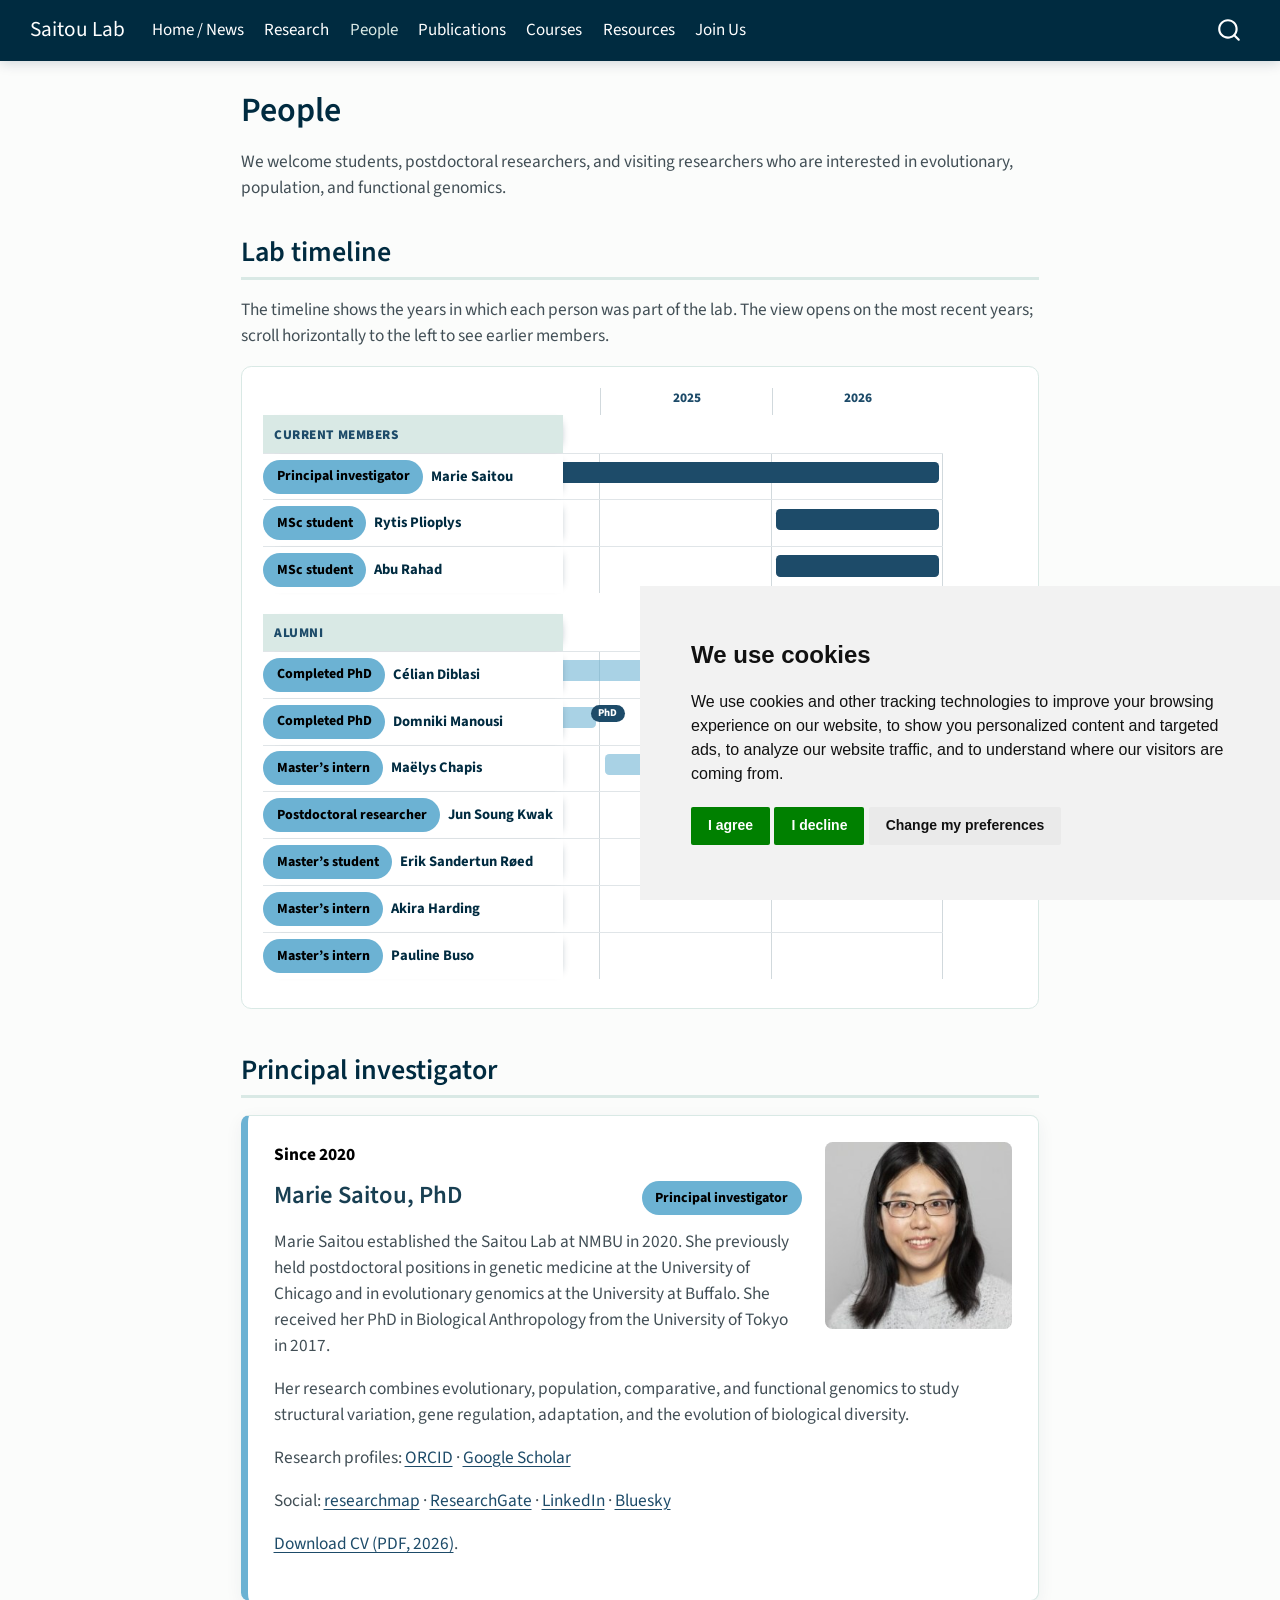
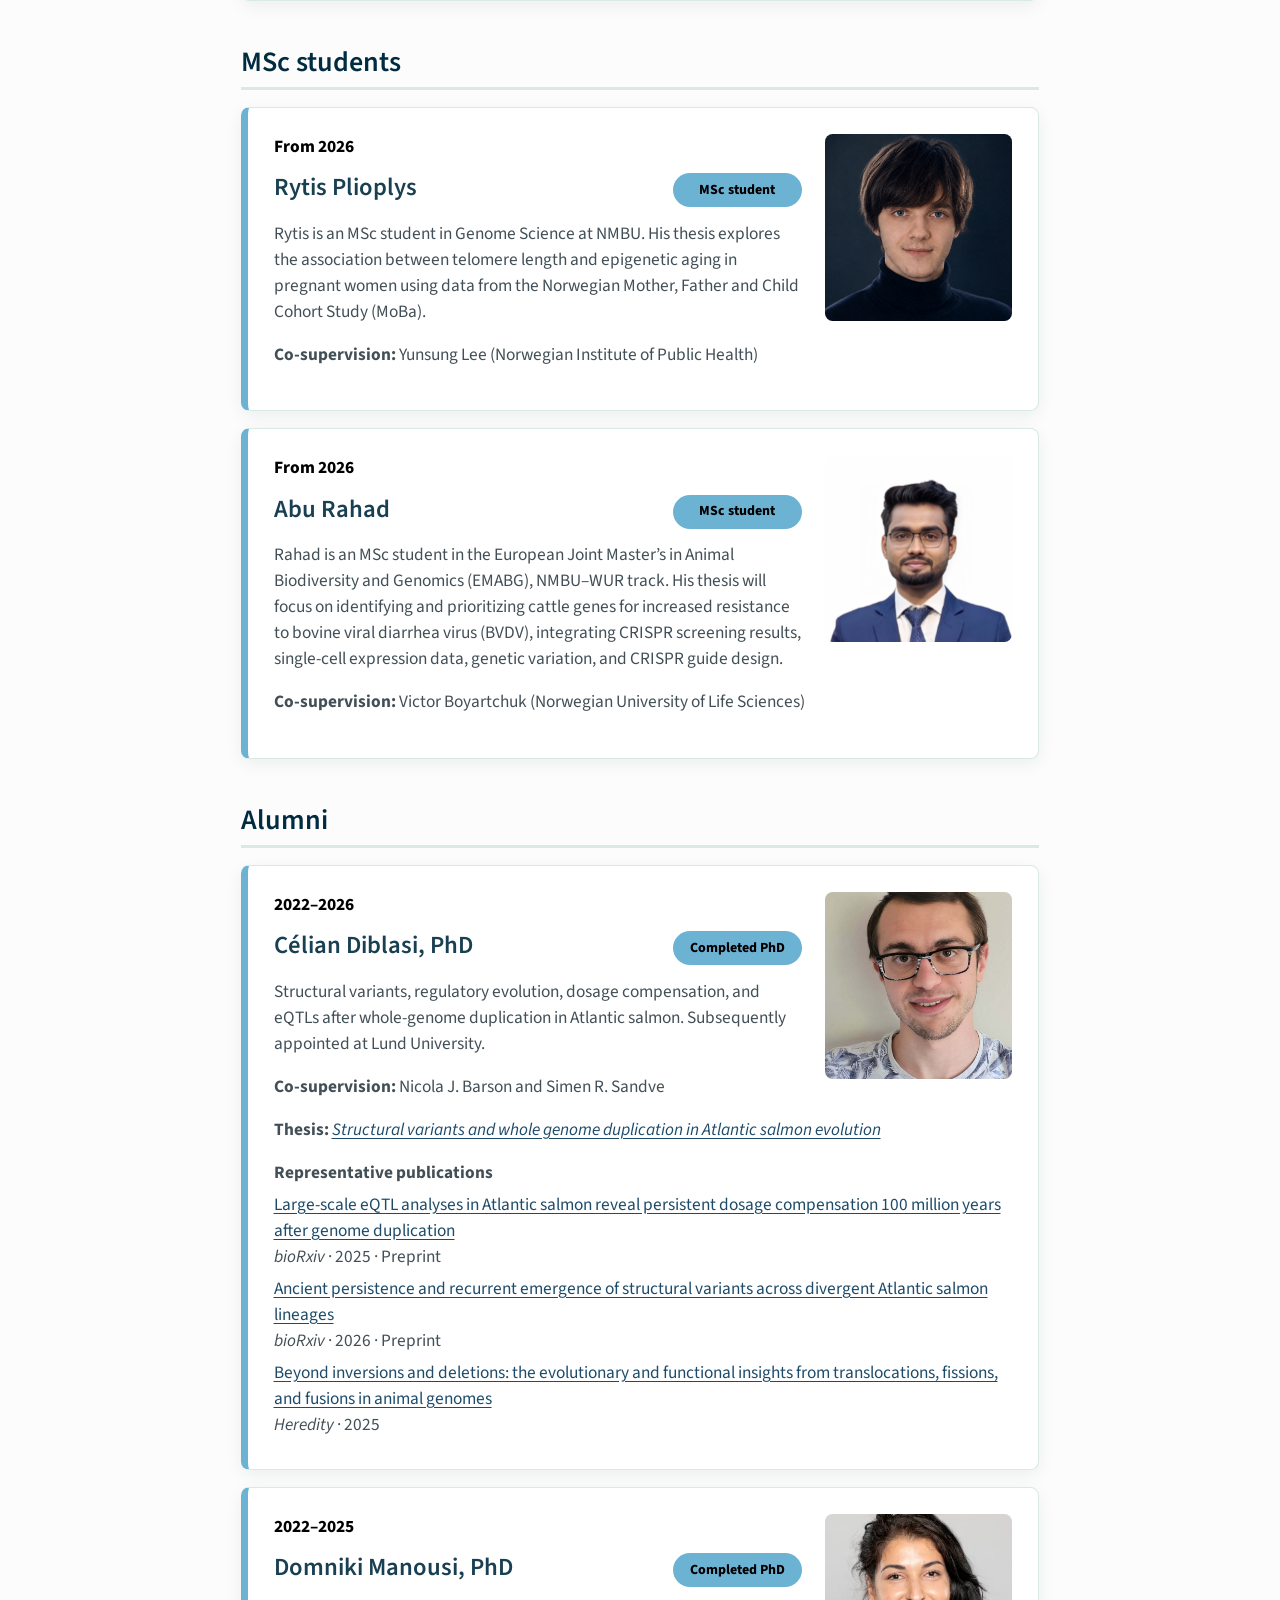
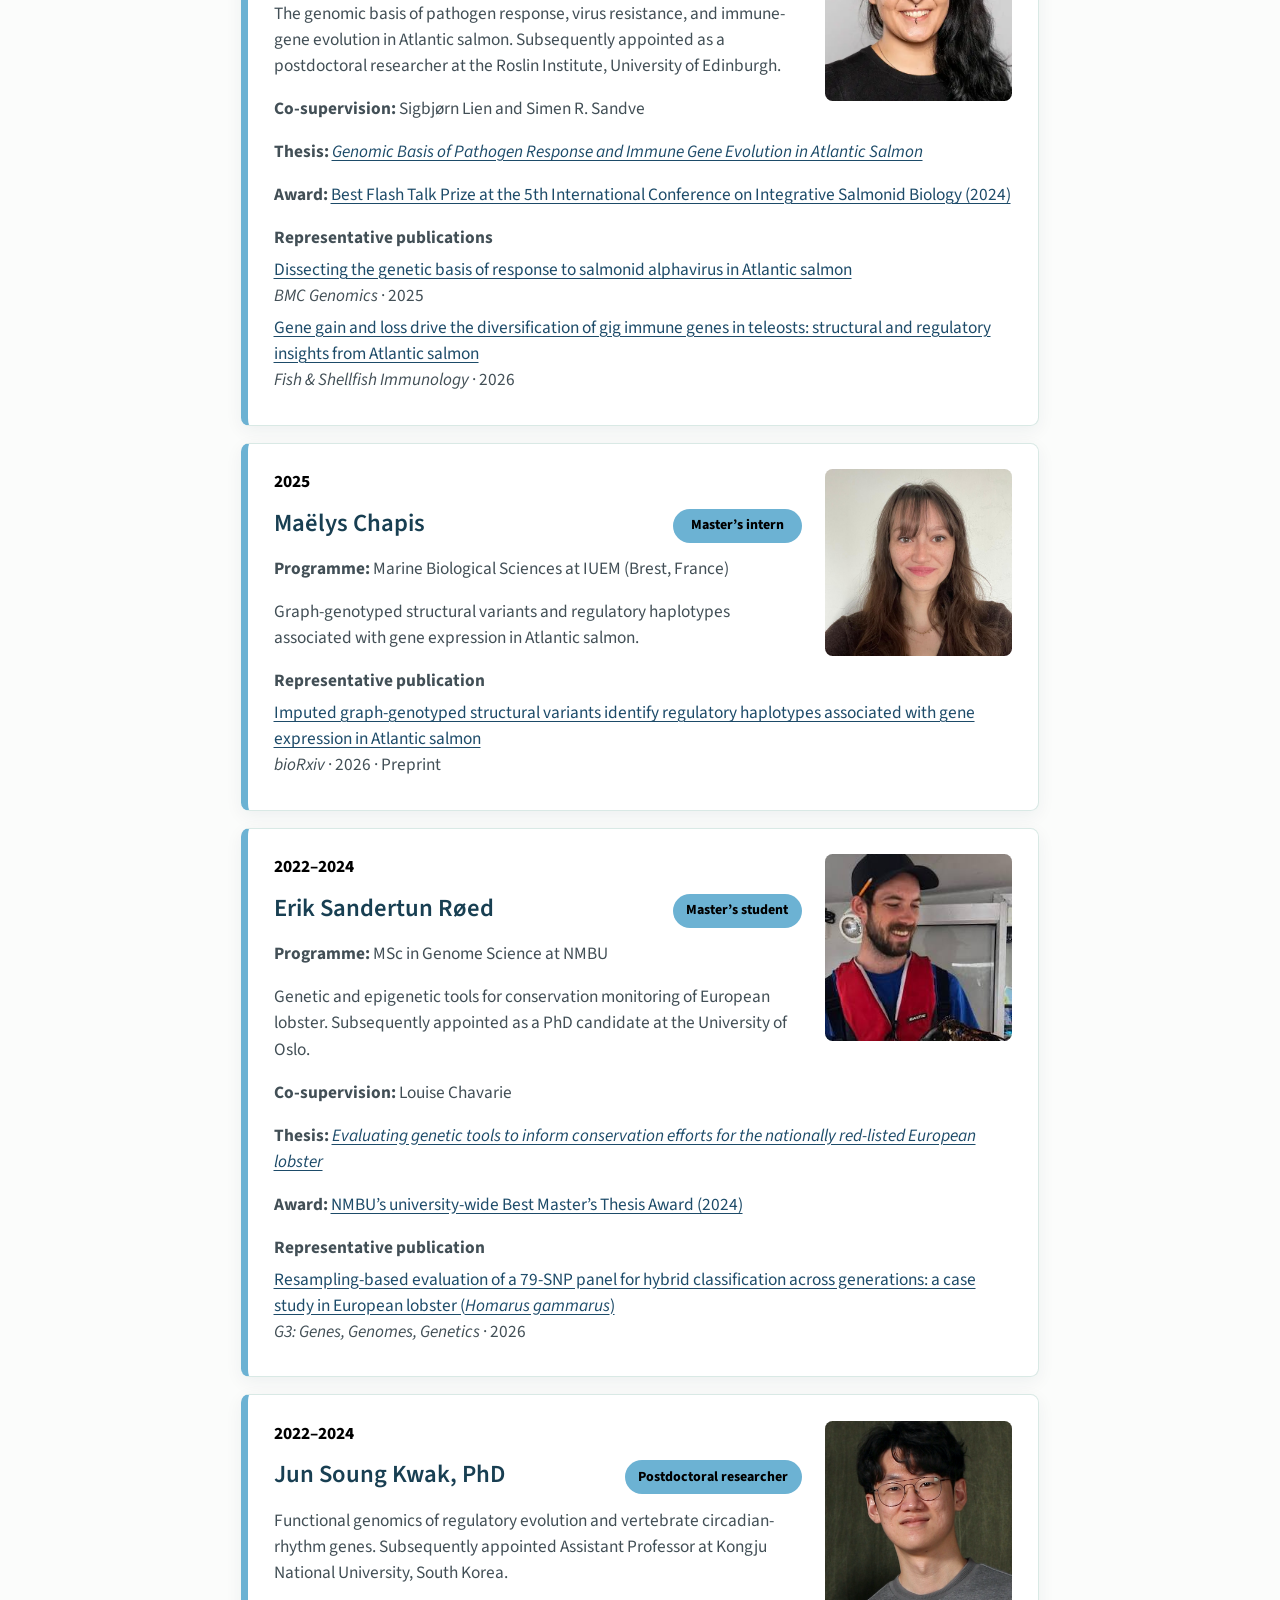
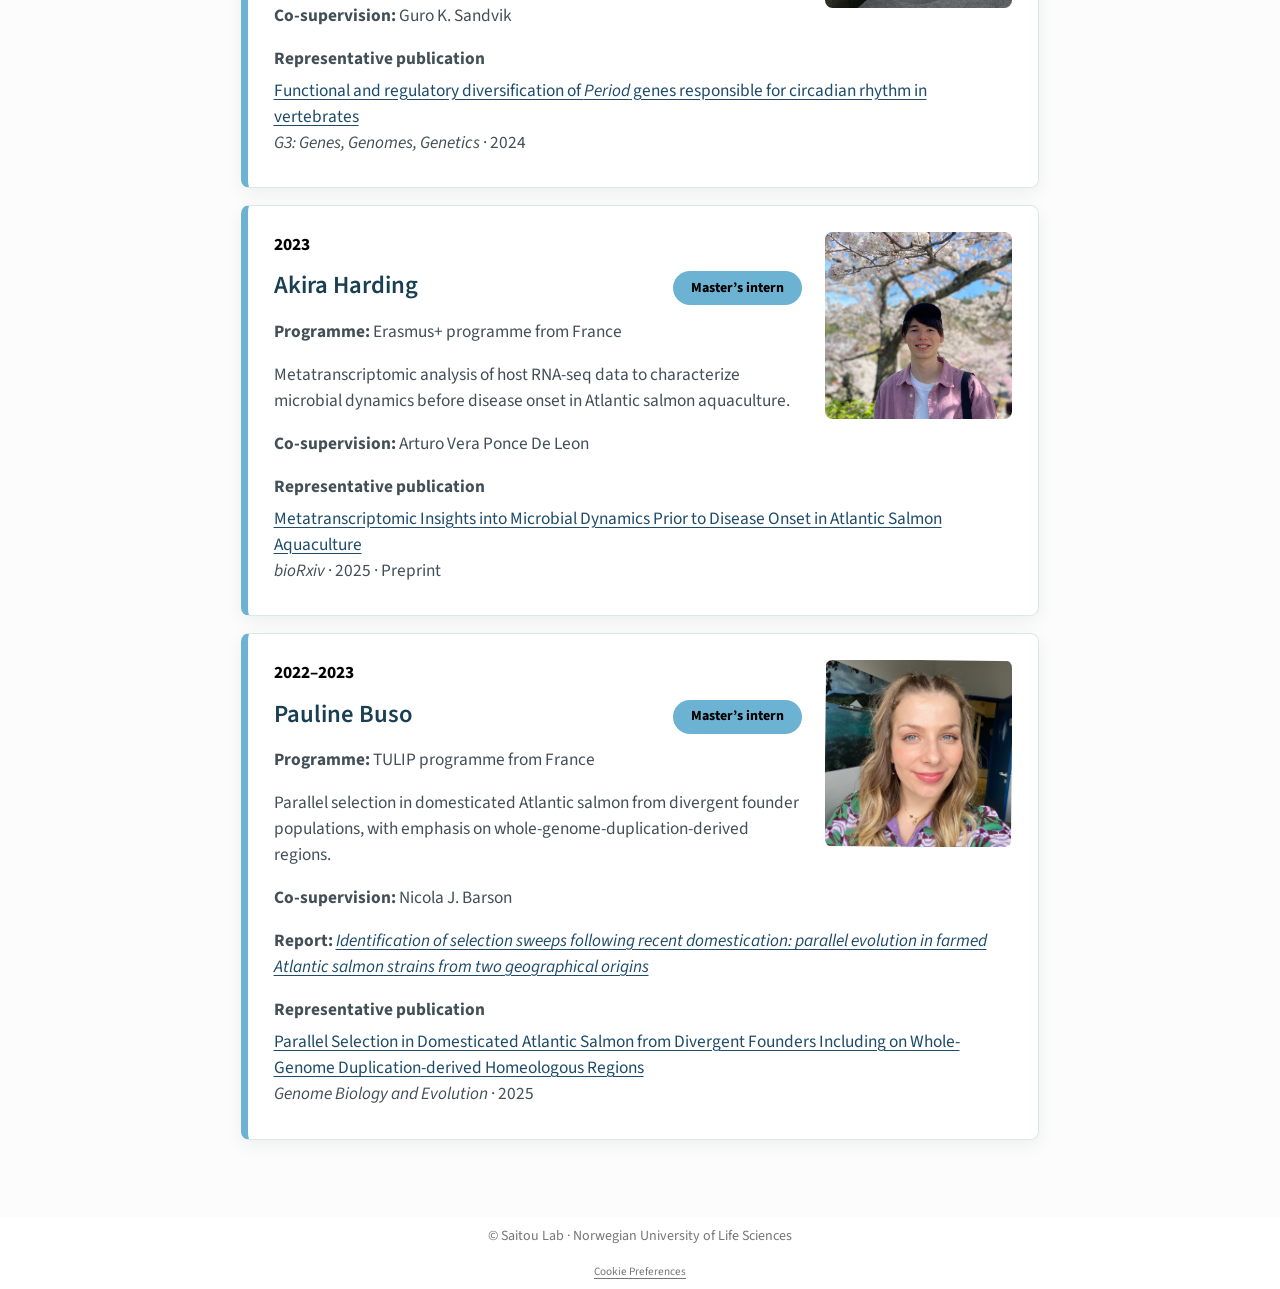
<file: people.html>
<!DOCTYPE html>
<html xmlns="http://www.w3.org/1999/xhtml" lang="en" xml:lang="en"><head>

<meta charset="utf-8">
<meta name="generator" content="quarto-1.11.9">

<meta name="viewport" content="width=device-width, initial-scale=1.0, user-scalable=yes">


<title>People – Saitou Lab</title>
<style>
/* Default styles provided by pandoc.
** See https://pandoc.org/MANUAL.html#variables-for-html for config info.
*/
span.smallcaps{font-variant: small-caps;}
div.columns{display: flex; gap: 1.5em;}
div.column{flex: auto;}
@media screen {
div.columns{gap: min(4vw, 1.5em);}
div.column{overflow-x: auto;}
}
div.hanging-indent{margin-left: 1.5em; text-indent: -1.5em;}
ul.task-list{list-style: none;}
ul.task-list li input[type="checkbox"] {
  width: 0.8em;
  margin: 0 0.8em 0.2em -1em; /* quarto-specific, see https://github.com/quarto-dev/quarto-cli/issues/4556 */ 
  vertical-align: middle;
}
</style>


<script src="site_libs/quarto-nav/quarto-nav.js"></script>
<script src="site_libs/quarto-nav/headroom.min.js"></script>
<script src="site_libs/clipboard/clipboard.min.js"></script>
<script src="site_libs/quarto-search/autocomplete.umd.js"></script>
<script src="site_libs/quarto-search/fuse.min.js"></script>
<script src="site_libs/quarto-search/quarto-search.js"></script>
<meta name="quarto:offset" content="./">
<script src="site_libs/cookie-consent/cookie-consent.js"></script>
<link href="site_libs/cookie-consent/cookie-consent.css" rel="stylesheet">
<script src="site_libs/quarto-html/quarto.js" type="module"></script>
<script src="site_libs/quarto-html/tabsets/tabsets.js" type="module"></script>
<script src="site_libs/quarto-html/scrollable-regions/scrollable-regions.js" type="module"></script>
<script src="site_libs/quarto-html/popper.min.js"></script>
<script src="site_libs/quarto-html/tippy.umd.min.js"></script>
<script src="site_libs/quarto-html/anchor.min.js"></script>
<link href="site_libs/quarto-html/tippy.css" rel="stylesheet">
<link href="site_libs/quarto-html/quarto-syntax-highlighting-63b5708e65d6cd79cd7618c58d0c21e7.css" rel="stylesheet" id="quarto-text-highlighting-styles">
<script src="site_libs/bootstrap/bootstrap.min.js"></script>
<link href="site_libs/bootstrap/bootstrap-icons.css" rel="stylesheet">
<link href="site_libs/bootstrap/bootstrap-8d3ad9c781c51ccd60b292c95058b2c2.min.css" rel="stylesheet" append-hash="true" id="quarto-bootstrap" data-mode="light">
<script id="quarto-search-options" type="application/json">{
  "location": "navbar",
  "copy-button": false,
  "collapse-after": 3,
  "panel-placement": "end",
  "type": "overlay",
  "limit": 50,
  "keyboard-shortcut": [
    "f",
    "/",
    "s"
  ],
  "show-item-context": false,
  "language": {
    "search-no-results-text": "No results",
    "search-matching-documents-text": "matching documents",
    "search-copy-link-title": "Copy link to search",
    "search-hide-matches-text": "Hide additional matches",
    "search-more-match-text": "more match in this document",
    "search-more-matches-text": "more matches in this document",
    "search-clear-button-title": "Clear",
    "search-text-placeholder": "",
    "search-detached-cancel-button-title": "Cancel",
    "search-submit-button-title": "Submit",
    "search-label": "Search"
  }
}</script>
<script async="" src="https://www.googletagmanager.com/gtag/js?id=G-L3HV19CWBM"></script>

<script type="text/plain" cookie-consent="tracking">

window.dataLayer = window.dataLayer || [];
function gtag(){dataLayer.push(arguments);}
gtag('js', new Date());
gtag('config', 'G-L3HV19CWBM', { 'anonymize_ip': true});
</script>

<script type="text/javascript" charset="UTF-8">
document.addEventListener('DOMContentLoaded', function () {
cookieconsent.run({
  "notice_banner_type":"simple",
  "consent_type":"express",
  "palette":"light",
  "language":"en",
  "page_load_consent_levels":["strictly-necessary"],
  "notice_banner_reject_button_hide":false,
  "preferences_center_close_button_hide":false,
  "website_name":""
  ,
"language":"en"
  });
});
</script> 
  


<link rel="stylesheet" href="styles.css">
</head>

<body class="nav-fixed fullcontent quarto-light"><a id="quarto-skip-link" class="visually-hidden-focusable" href="#quarto-document-content">Skip to main content</a>

<div id="quarto-search-results"></div>
  <header id="quarto-header" class="headroom fixed-top">
    <nav class="navbar navbar-expand-lg " data-bs-theme="dark" aria-label="Site">
      <div class="navbar-container container-fluid">
      <div class="navbar-brand-container mx-auto">
    <a class="navbar-brand" href="./index.html">
    <span class="navbar-title">Saitou Lab</span>
    </a>
  </div>
          <button class="navbar-toggler" type="button" data-bs-toggle="collapse" data-bs-target="#navbarCollapse" aria-controls="navbarCollapse" aria-expanded="false" aria-label="Toggle navigation" onclick="if (window.quartoToggleHeadroom) { window.quartoToggleHeadroom(); }">
  <span class="navbar-toggler-icon"></span>
</button>
          <div class="collapse navbar-collapse" id="navbarCollapse">
            <ul class="navbar-nav navbar-nav-scroll me-auto">
  <li class="nav-item">
    <a class="nav-link" href="./index.html"> 
<span class="menu-text">Home / News</span></a>
  </li>  
  <li class="nav-item">
    <a class="nav-link" href="./research.html"> 
<span class="menu-text">Research</span></a>
  </li>  
  <li class="nav-item">
    <a class="nav-link active" href="./people.html" aria-current="page"> 
<span class="menu-text">People</span></a>
  </li>  
  <li class="nav-item">
    <a class="nav-link" href="./publications.html"> 
<span class="menu-text">Publications</span></a>
  </li>  
  <li class="nav-item">
    <a class="nav-link" href="./courses.html"> 
<span class="menu-text">Courses</span></a>
  </li>  
  <li class="nav-item">
    <a class="nav-link" href="./resources.html"> 
<span class="menu-text">Resources</span></a>
  </li>  
  <li class="nav-item">
    <a class="nav-link" href="./join.html"> 
<span class="menu-text">Join Us</span></a>
  </li>  
</ul>
          </div> <!-- /navcollapse -->
            <div class="quarto-navbar-tools">
</div>
            <div id="quarto-search" class="" title="Search"></div>
      </div> <!-- /container-fluid -->
    </nav>
</header>
<!-- content -->
<div id="quarto-content" class="quarto-container page-columns page-rows-contents page-layout-article page-navbar">
<!-- sidebar -->
<!-- margin-sidebar -->
    
<!-- main -->
<main class="content" id="quarto-document-content" tabindex="-1">

<header id="title-block-header" class="quarto-title-block default">
<div class="quarto-title">
<h1 class="title">People</h1>
</div>



<div class="quarto-title-meta">

    
  
    
  </div>
  


</header>


<p>We welcome students, postdoctoral researchers, and visiting researchers who are interested in evolutionary, population, and functional genomics.</p>
<section id="lab-timeline" class="level2">
<h2 class="anchored" data-anchor-id="lab-timeline">Lab timeline</h2>
<p>The timeline shows the years in which each person was part of the lab. The view opens on the most recent years; scroll horizontally to the left to see earlier members.</p>
<div class="people-timeline">
<div class="timeline-scroll" tabindex="0" role="region" aria-label="Saitou Lab membership timeline">
<div class="timeline-canvas">
<div class="timeline-axis" aria-hidden="true">
<p><span class="timeline-axis-label"></span><span>2020</span><span>2021</span><span>2022</span><span>2023</span><span>2024</span><span>2025</span><span>2026</span></p>
</div>
<div class="timeline-rows">
<div class="timeline-group-label timeline-group-current">
Current members
</div>
<div class="timeline-row timeline-current">
<div class="timeline-label">
<span class="timeline-status">Principal investigator</span><span class="timeline-person-name">Marie Saitou</span>
</div>
<div class="timeline-track">
<span class="timeline-bar" style="--start: 0; --span: 7;"></span>
</div>
</div>
<div class="timeline-row timeline-current">
<div class="timeline-label">
<span class="timeline-status">MSc student</span><span class="timeline-person-name">Rytis Plioplys</span>
</div>
<div class="timeline-track">
<span class="timeline-bar" style="--start: 6; --span: 1;"></span>
</div>
</div>
<div class="timeline-row timeline-current">
<div class="timeline-label">
<span class="timeline-status">MSc student</span><span class="timeline-person-name">Abu Rahad</span>
</div>
<div class="timeline-track">
<span class="timeline-bar" style="--start: 6; --span: 1;"></span>
</div>
</div>
<div class="timeline-group-gap" aria-hidden="true">

</div>
<div class="timeline-group-label timeline-group-alumni">
Alumni
</div>
<div class="timeline-row timeline-alumni timeline-phd">
<div class="timeline-label">
<span class="timeline-status">Completed PhD</span><span class="timeline-person-name">Célian Diblasi</span>
</div>
<div class="timeline-track">
<span class="timeline-bar" style="--start: 2; --span: 4;"></span><span class="timeline-degree timeline-degree-marker" style="--start: 2; --span: 4;" aria-label="PhD awarded">PhD</span>
</div>
</div>
<div class="timeline-row timeline-alumni timeline-phd">
<div class="timeline-label">
<span class="timeline-status">Completed PhD</span><span class="timeline-person-name">Domniki Manousi</span>
</div>
<div class="timeline-track">
<span class="timeline-bar" style="--start: 2; --span: 3;"></span><span class="timeline-degree timeline-degree-marker" style="--start: 2; --span: 3;" aria-label="PhD awarded">PhD</span>
</div>
</div>
<div class="timeline-row timeline-alumni">
<div class="timeline-label">
<span class="timeline-status">Master’s intern</span><span class="timeline-person-name">Maëlys Chapis</span>
</div>
<div class="timeline-track">
<span class="timeline-bar" style="--start: 5; --span: 1;"></span>
</div>
</div>
<div class="timeline-row timeline-alumni">
<div class="timeline-label">
<span class="timeline-status">Postdoctoral researcher</span><span class="timeline-person-name">Jun Soung Kwak</span>
</div>
<div class="timeline-track">
<span class="timeline-bar" style="--start: 2; --span: 2;"></span>
</div>
</div>
<div class="timeline-row timeline-alumni">
<div class="timeline-label">
<span class="timeline-status">Master’s student</span><span class="timeline-person-name">Erik Sandertun Røed</span>
</div>
<div class="timeline-track">
<span class="timeline-bar" style="--start: 2; --span: 2;"></span>
</div>
</div>
<div class="timeline-row timeline-alumni">
<div class="timeline-label">
<span class="timeline-status">Master’s intern</span><span class="timeline-person-name">Akira Harding</span>
</div>
<div class="timeline-track">
<span class="timeline-bar" style="--start: 3; --span: 1;"></span>
</div>
</div>
<div class="timeline-row timeline-alumni">
<div class="timeline-label">
<span class="timeline-status">Master’s intern</span><span class="timeline-person-name">Pauline Buso</span>
</div>
<div class="timeline-track">
<span class="timeline-bar" style="--start: 2; --span: 1;"></span>
</div>
</div>
</div>
</div>
</div>
</div>
<script>
document.addEventListener("DOMContentLoaded", function () {
  document.querySelectorAll(".timeline-scroll").forEach(function (timeline) {
    timeline.scrollLeft = timeline.scrollWidth;
  });
});
</script>
</section>
<section id="principal-investigator" class="level2">
<h2 class="anchored" data-anchor-id="principal-investigator">Principal investigator</h2>
<div class="person-card pi-card">
<p><img src="assets/images/people/marie-saitou.jpg" class="person-photo img-fluid" aria-label="Marie Saitou"></p>
<div class="person-meta">
<div class="person-years">
<p>Since 2020</p>
</div>
</div>
<div class="person-name-row">
<h3 class="anchored">
Marie Saitou, PhD
</h3>
<span class="role-tag">Principal investigator</span>
</div>
<p>Marie Saitou established the Saitou Lab at NMBU in 2020. She previously held postdoctoral positions in genetic medicine at the University of Chicago and in evolutionary genomics at the University at Buffalo. She received her PhD in Biological Anthropology from the University of Tokyo in 2017.</p>
<p>Her research combines evolutionary, population, comparative, and functional genomics to study structural variation, gene regulation, adaptation, and the evolution of biological diversity.</p>
<p>Research profiles: <a href="https://orcid.org/0000-0002-8794-3217">ORCID</a> · <a href="https://scholar.google.com/citations?user=QDLB--8AAAAJ">Google Scholar</a></p>
<p>Social: <a href="https://researchmap.jp/mariesaitou">researchmap</a> · <a href="https://www.researchgate.net/profile/Marie-Saitou">ResearchGate</a> · <a href="https://no.linkedin.com/in/marie-saitou-795819217">LinkedIn</a> · <a href="https://bsky.app/profile/marie-saitou.bsky.social">Bluesky</a></p>
<p><a href="output/pdf/Marie_Saitou_CV_2026.pdf">Download CV (PDF, 2026)</a>.</p>
</div>
</section>
<section id="msc-students" class="level2">
<h2 class="anchored" data-anchor-id="msc-students">MSc students</h2>
<div class="people-list">
<div class="person-card">
<p><img src="assets/images/people/rytis-plioplys.png" class="person-photo img-fluid" aria-label="Rytis Plioplys"></p>
<div class="person-meta">
<div class="person-years">
<p>From 2026</p>
</div>
</div>
<div class="person-name-row">
<h3 class="anchored">
Rytis Plioplys
</h3>
<span class="role-tag">MSc student</span>
</div>
<p>Rytis is an MSc student in Genome Science at NMBU. His thesis explores the association between telomere length and epigenetic aging in pregnant women using data from the Norwegian Mother, Father and Child Cohort Study (MoBa).</p>
<p><strong>Co-supervision:</strong> Yunsung Lee (Norwegian Institute of Public Health)</p>
</div>
<div class="person-card">
<p><img src="assets/images/people/abu-rahad.png" class="person-photo img-fluid" aria-label="Abu Rahad"></p>
<div class="person-meta">
<div class="person-years">
<p>From 2026</p>
</div>
</div>
<div class="person-name-row">
<h3 class="anchored">
Abu Rahad
</h3>
<span class="role-tag">MSc student</span>
</div>
<p>Rahad is an MSc student in the European Joint Master’s in Animal Biodiversity and Genomics (EMABG), NMBU–WUR track. His thesis will focus on identifying and prioritizing cattle genes for increased resistance to bovine viral diarrhea virus (BVDV), integrating CRISPR screening results, single-cell expression data, genetic variation, and CRISPR guide design.</p>
<p><strong>Co-supervision:</strong> Victor Boyartchuk (Norwegian University of Life Sciences)</p>
</div>
</div>
</section>
<section id="alumni" class="level2">
<h2 class="anchored" data-anchor-id="alumni">Alumni</h2>
<div class="people-list">
<div class="person-card">
<p><img src="assets/images/people/celian-diblasi.jpg" class="person-photo img-fluid" aria-label="Célian Diblasi"></p>
<div class="person-meta">
<div class="person-years">
<p>2022–2026</p>
</div>
</div>
<div class="person-name-row">
<h3 class="anchored">
Célian Diblasi, PhD
</h3>
<span class="role-tag">Completed PhD</span>
</div>
<p>Structural variants, regulatory evolution, dosage compensation, and eQTLs after whole-genome duplication in Atlantic salmon. Subsequently appointed at Lund University.</p>
<p><strong>Co-supervision:</strong> Nicola J. Barson and Simen R. Sandve</p>
<p><strong>Thesis:</strong> <a href="assets/documents/theses/celian-diblasi-phd-thesis-2026.pdf"><em>Structural variants and whole genome duplication in Atlantic salmon evolution</em></a></p>
<div class="representative-work">
<p><strong>Representative publications</strong></p>
<p><a href="https://doi.org/10.64898/2025.12.15.694296">Large-scale eQTL analyses in Atlantic salmon reveal persistent dosage compensation 100 million years after genome duplication</a><br>
<em>bioRxiv</em> · 2025 · Preprint</p>
<p><a href="https://doi.org/10.64898/2026.05.25.727466">Ancient persistence and recurrent emergence of structural variants across divergent Atlantic salmon lineages</a><br>
<em>bioRxiv</em> · 2026 · Preprint</p>
<p><a href="https://doi.org/10.1038/s41437-025-00785-7">Beyond inversions and deletions: the evolutionary and functional insights from translocations, fissions, and fusions in animal genomes</a><br>
<em>Heredity</em> · 2025</p>
</div>
</div>
<div class="person-card">
<p><img src="assets/images/people/domniki-manousi.webp" class="person-photo img-fluid" aria-label="Domniki Manousi"></p>
<div class="person-meta">
<div class="person-years">
<p>2022–2025</p>
</div>
</div>
<div class="person-name-row">
<h3 class="anchored">
Domniki Manousi, PhD
</h3>
<span class="role-tag">Completed PhD</span>
</div>
<p>The genomic basis of pathogen response, virus resistance, and immune-gene evolution in Atlantic salmon. Subsequently appointed as a postdoctoral researcher at the Roslin Institute, University of Edinburgh.</p>
<p><strong>Co-supervision:</strong> Sigbjørn Lien and Simen R. Sandve</p>
<p><strong>Thesis:</strong> <a href="assets/documents/theses/domniki-manousi-phd-thesis-2025.pdf"><em>Genomic Basis of Pathogen Response and Immune Gene Evolution in Atlantic Salmon</em></a></p>
<p><strong>Award: <a href="https://cigene.no/news/cigene-at-the-5th-international-conference-on-integrative-salmonid-biology-seattle-march-2024-including-prize-for-best-talk/">Best Flash Talk Prize at the 5th International Conference on Integrative Salmonid Biology (2024)</a></strong></p>
<div class="representative-work">
<p><strong>Representative publications</strong></p>
<p><a href="https://doi.org/10.1186/s12864-025-11735-2">Dissecting the genetic basis of response to salmonid alphavirus in Atlantic salmon</a><br>
<em>BMC Genomics</em> · 2025</p>
<p><a href="https://doi.org/10.1016/j.fsi.2025.110975">Gene gain and loss drive the diversification of gig immune genes in teleosts: structural and regulatory insights from Atlantic salmon</a><br>
<em>Fish &amp; Shellfish Immunology</em> · 2026</p>
</div>
</div>
<div class="person-card">
<p><img src="assets/images/people/maelys-chapis.jpeg" class="person-photo img-fluid" aria-label="Maëlys Chapis"></p>
<div class="person-meta">
<div class="person-years">
<p>2025</p>
</div>
</div>
<div class="person-name-row">
<h3 class="anchored">
Maëlys Chapis
</h3>
<span class="role-tag">Master’s intern</span>
</div>
<p><strong>Programme:</strong> Marine Biological Sciences at IUEM (Brest, France)</p>
<p>Graph-genotyped structural variants and regulatory haplotypes associated with gene expression in Atlantic salmon.</p>
<div class="representative-work">
<p><strong>Representative publication</strong></p>
<p><a href="https://doi.org/10.64898/2026.06.03.729980">Imputed graph-genotyped structural variants identify regulatory haplotypes associated with gene expression in Atlantic salmon</a><br>
<em>bioRxiv</em> · 2026 · Preprint</p>
</div>
</div>
<div class="person-card">
<div class="person-photo erik-photo" role="img" aria-label="Erik Sandertun Røed">

</div>
<div class="person-meta">
<div class="person-years">
<p>2022–2024</p>
</div>
</div>
<div class="person-name-row">
<h3 class="anchored">
Erik Sandertun Røed
</h3>
<span class="role-tag">Master’s student</span>
</div>
<p><strong>Programme:</strong> MSc in Genome Science at NMBU</p>
<p>Genetic and epigenetic tools for conservation monitoring of European lobster. Subsequently appointed as a PhD candidate at the University of Oslo.</p>
<p><strong>Co-supervision:</strong> Louise Chavarie</p>
<p><strong>Thesis:</strong> <a href="assets/documents/theses/erik-sandertun-roed-msc-thesis-2024.pdf"><em>Evaluating genetic tools to inform conservation efforts for the nationally red-listed European lobster</em></a></p>
<p><strong>Award: <a href="https://www.nmbu.no/studenter/erik-sandertun-roed-vant-pris-beste-oppgave-2024">NMBU’s university-wide Best Master’s Thesis Award (2024)</a></strong></p>
<div class="representative-work">
<p><strong>Representative publication</strong></p>
<p><a href="https://doi.org/10.1093/g3journal/jkag206">Resampling-based evaluation of a 79-SNP panel for hybrid classification across generations: a case study in European lobster (<em>Homarus gammarus</em>)</a><br>
<em>G3: Genes, Genomes, Genetics</em> · 2026</p>
</div>
</div>
<div class="person-card">
<p><img src="assets/images/people/jun-kwak.webp" class="person-photo img-fluid" aria-label="Jun Soung Kwak"></p>
<div class="person-meta">
<div class="person-years">
<p>2022–2024</p>
</div>
</div>
<div class="person-name-row">
<h3 class="anchored">
Jun Soung Kwak, PhD
</h3>
<span class="role-tag">Postdoctoral researcher</span>
</div>
<p>Functional genomics of regulatory evolution and vertebrate circadian-rhythm genes. Subsequently appointed Assistant Professor at Kongju National University, South Korea.</p>
<p><strong>Co-supervision:</strong> Guro K. Sandvik</p>
<div class="representative-work">
<p><strong>Representative publication</strong></p>
<p><a href="https://doi.org/10.1093/g3journal/jkae162">Functional and regulatory diversification of <em>Period</em> genes responsible for circadian rhythm in vertebrates</a><br>
<em>G3: Genes, Genomes, Genetics</em> · 2024</p>
</div>
</div>
<div class="person-card">
<p><img src="assets/images/people/akira-harding.png" class="person-photo img-fluid" aria-label="Akira Harding"></p>
<div class="person-meta">
<div class="person-years">
<p>2023</p>
</div>
</div>
<div class="person-name-row">
<h3 class="anchored">
Akira Harding
</h3>
<span class="role-tag">Master’s intern</span>
</div>
<p><strong>Programme:</strong> Erasmus+ programme from France</p>
<p>Metatranscriptomic analysis of host RNA-seq data to characterize microbial dynamics before disease onset in Atlantic salmon aquaculture.</p>
<p><strong>Co-supervision:</strong> Arturo Vera Ponce De Leon</p>
<div class="representative-work">
<p><strong>Representative publication</strong></p>
<p><a href="https://doi.org/10.1101/2025.04.15.648526">Metatranscriptomic Insights into Microbial Dynamics Prior to Disease Onset in Atlantic Salmon Aquaculture</a><br>
<em>bioRxiv</em> · 2025 · Preprint</p>
</div>
</div>
<div class="person-card">
<p><img src="assets/images/people/pauline-buso.jpeg" class="person-photo img-fluid" aria-label="Pauline Buso"></p>
<div class="person-meta">
<div class="person-years">
<p>2022–2023</p>
</div>
</div>
<div class="person-name-row">
<h3 class="anchored">
Pauline Buso
</h3>
<span class="role-tag">Master’s intern</span>
</div>
<p><strong>Programme:</strong> TULIP programme from France</p>
<p>Parallel selection in domesticated Atlantic salmon from divergent founder populations, with emphasis on whole-genome-duplication-derived regions.</p>
<p><strong>Co-supervision:</strong> Nicola J. Barson</p>
<p><strong>Report:</strong> <a href="assets/documents/reports/pauline-buso-masters-internship-report-2023.pdf"><em>Identification of selection sweeps following recent domestication: parallel evolution in farmed Atlantic salmon strains from two geographical origins</em></a></p>
<div class="representative-work">
<p><strong>Representative publication</strong></p>
<p><a href="https://doi.org/10.1093/gbe/evaf063">Parallel Selection in Domesticated Atlantic Salmon from Divergent Founders Including on Whole-Genome Duplication-derived Homeologous Regions</a><br>
<em>Genome Biology and Evolution</em> · 2025</p>
</div>
</div>
</div>


</section>

</main> <!-- /main -->
<script id="quarto-html-after-body" type="application/javascript">
  window.document.addEventListener("DOMContentLoaded", function (event) {
    const icon = "";
    const anchorJS = new window.AnchorJS();
    anchorJS.options = {
      placement: 'right',
      icon: icon
    };
    anchorJS.add('.anchored');
    const isCodeAnnotation = (el) => {
      for (const clz of el.classList) {
        if (clz.startsWith('code-annotation-')) {                     
          return true;
        }
      }
      return false;
    }
    const onCopySuccess = function(e) {
      // button target
      const button = e.trigger;
      // don't keep focus
      button.blur();
      // flash "checked"
      button.classList.add('code-copy-button-checked');
      var currentTitle = button.getAttribute("title");
      button.setAttribute("title", "Copied!");
      let tooltip;
      if (window.bootstrap) {
        button.setAttribute("data-bs-toggle", "tooltip");
        button.setAttribute("data-bs-placement", "left");
        button.setAttribute("data-bs-title", "Copied!");
        tooltip = new bootstrap.Tooltip(button, 
          { trigger: "manual", 
            customClass: "code-copy-button-tooltip",
            offset: [0, -8]});
        tooltip.show();    
      }
      setTimeout(function() {
        if (tooltip) {
          tooltip.hide();
          button.removeAttribute("data-bs-title");
          button.removeAttribute("data-bs-toggle");
          button.removeAttribute("data-bs-placement");
        }
        button.setAttribute("title", currentTitle);
        button.classList.remove('code-copy-button-checked');
      }, 1000);
      // clear code selection
      e.clearSelection();
    }
    const getTextToCopy = function(trigger) {
      const outerScaffold = trigger.parentElement.cloneNode(true);
      const codeEl = outerScaffold.querySelector('code');
      for (const childEl of codeEl.children) {
        if (isCodeAnnotation(childEl)) {
          childEl.remove();
        }
      }
      return codeEl.innerText;
    }
    const clipboard = new window.ClipboardJS('.code-copy-button:not([data-in-quarto-modal])', {
      text: getTextToCopy
    });
    clipboard.on('success', onCopySuccess);
    if (window.document.getElementById('quarto-embedded-source-code-modal')) {
      const clipboardModal = new window.ClipboardJS('.code-copy-button[data-in-quarto-modal]', {
        text: getTextToCopy,
        container: window.document.getElementById('quarto-embedded-source-code-modal')
      });
      clipboardModal.on('success', onCopySuccess);
    }
      var localhostRegex = new RegExp(/^(?:http|https):\/\/localhost\:?[0-9]*\//);
      var mailtoRegex = new RegExp(/^mailto:/);
        var filterRegex = new RegExp('/' + window.location.host + '/');
      const newWindowLabel = "(opens in a new tab)";
      const newWindowNoteId = "quarto-ext-newwindow-label";
      // Links reference one hidden label through aria-describedby, so the
      // announcement never changes their accessible name.
      var describeNewWindow = (link) => {
        if (!window.document.getElementById(newWindowNoteId)) {
          var newWindowNote = window.document.createElement("span");
          newWindowNote.id = newWindowNoteId;
          newWindowNote.hidden = true;
          newWindowNote.textContent = newWindowLabel;
          window.document.body.appendChild(newWindowNote);
        }
        var describedBy = (link.getAttribute("aria-describedby") || "").split(/\s+/).filter(Boolean);
        if (!describedBy.includes(newWindowNoteId)) {
          describedBy.push(newWindowNoteId);
          link.setAttribute("aria-describedby", describedBy.join(" "));
        }
      }
      var isInternal = (href) => {
          return filterRegex.test(href) || localhostRegex.test(href) || mailtoRegex.test(href);
      }
      // Inspect non-navigation links and adorn them if external
      window.quartoDecorateExternalLinks = function (root) {
     var links = (root || window.document).querySelectorAll('a[href]:not(.nav-link):not(.navbar-brand):not(.toc-action):not(.sidebar-link):not(.sidebar-item-toggle):not(.pagination-link):not(.no-external):not([aria-hidden]):not(.dropdown-item):not(.quarto-navigation-tool):not(.about-link)');
      for (var i=0; i<links.length; i++) {
        const link = links[i];
        if (!isInternal(link.href)) {
          // undo the damage that might have been done by quarto-nav.js in the case of
          // links that we want to consider external
          if (link.dataset.originalHref !== undefined) {
            link.href = link.dataset.originalHref;
          }
            // target, if specified
            link.setAttribute("target", "_blank");
            if (link.getAttribute("rel") === null) {
              link.setAttribute("rel", "noopener");
            }
            describeNewWindow(link);
          if (!link.classList.contains('no-external-icon')) {
          }
        }
      }
      };
      window.quartoDecorateExternalLinks(window.document);
    // Esc closes the popup (WCAG 1.4.13) and focus leaving both trigger and
    // popup closes it (WCAG 2.4.11); tippy handles neither for interactive popups.
    const hideOnEscAndFocusOut = {
      name: 'hideOnEscAndFocusOut',
      defaultValue: true,
      fn(instance) {
        const dismiss = () => {
          // A show scheduled by the trigger delay would otherwise reopen it
          instance.clearDelayTimeouts();
          instance.hide();
        };
        const onKeyDown = (event) => {
          if (event.key !== 'Escape') {
            return;
          }
          // Keep Esc from also reaching page handlers (e.g. reveal.js overview),
          // except an open reveal.js slide menu, which Esc should close too.
          // The menu handles keys only when its keyboard option is on.
          const menuHandlesEsc = window.Reveal?.getPlugin?.('menu')?.isOpen() &&
            window.Reveal.getConfig().menu?.keyboard !== false;
          if (!menuHandlesEsc) {
            event.stopPropagation();
          }
          if (instance.popper.contains(window.document.activeElement)) {
            // Disabled while refocusing so the focus trigger does not reopen it
            instance.disable();
            instance.reference.focus();
            instance.enable();
          }
          dismiss();
        };
        const onFocusOut = (event) => {
          const target = event.relatedTarget;
          if (target && !instance.reference.contains(target) &&
              !instance.popper.contains(target)) {
            dismiss();
          }
        };
        // On the trigger too: a click trigger (code-annotations: select) has no
        // blur handling. Attached for the instance's lifetime so leaving the
        // trigger also cancels a show still pending on the trigger delay.
        instance.reference.addEventListener('focusout', onFocusOut);
        return {
          onShow() {
            window.document.addEventListener('keydown', onKeyDown, true);
            instance.popper.addEventListener('focusout', onFocusOut);
          },
          onHide() {
            window.document.removeEventListener('keydown', onKeyDown, true);
            instance.popper.removeEventListener('focusout', onFocusOut);
          },
          onDestroy() {
            instance.reference.removeEventListener('focusout', onFocusOut);
          },
        };
      },
    };
    function tippyHover(el, contentFn, onTriggerFn, onUntriggerFn) {
      const config = {
        allowHTML: true,
        maxWidth: 500,
        delay: 100,
        arrow: false,
        appendTo: function(el) {
            return el.parentElement;
        },
        interactive: true,
        interactiveBorder: 10,
        theme: 'quarto',
        placement: 'bottom-start',
        plugins: [hideOnEscAndFocusOut],
      };
      if (contentFn) {
        config.content = contentFn;
      }
      if (onTriggerFn) {
        config.onTrigger = onTriggerFn;
      }
      if (onUntriggerFn) {
        config.onUntrigger = onUntriggerFn;
      }
      window.tippy(el, config); 
    }
    const noterefs = window.document.querySelectorAll('a[role="doc-noteref"]');
    for (var i=0; i<noterefs.length; i++) {
      const ref = noterefs[i];
      tippyHover(ref, function() {
        // use id or data attribute instead here
        let href = ref.getAttribute('data-footnote-href') || ref.getAttribute('href');
        try { href = new URL(href).hash; } catch {}
        const id = href.replace(/^#\/?/, "");
        const note = window.document.getElementById(id);
        if (note) {
          return note.innerHTML;
        } else {
          return "";
        }
      });
    }
    const xrefs = window.document.querySelectorAll('a.quarto-xref');
    const processXRef = (id, note) => {
      // Strip column container classes
      const stripColumnClz = (el) => {
        el.classList.remove("page-full", "page-columns");
        if (el.children) {
          for (const child of el.children) {
            stripColumnClz(child);
          }
        }
      }
      stripColumnClz(note)
      if (id === null || id.startsWith('sec-')) {
        // Special case sections, only their first couple elements
        const container = document.createElement("div");
        if (note.children && note.children.length > 2) {
          container.appendChild(note.children[0].cloneNode(true));
          for (let i = 1; i < note.children.length; i++) {
            const child = note.children[i];
            if (child.tagName === "P" && child.innerText === "") {
              continue;
            } else {
              container.appendChild(child.cloneNode(true));
              break;
            }
          }
          if (window.Quarto?.typesetMath) {
            window.Quarto.typesetMath(container);
          }
          return container.innerHTML
        } else {
          if (window.Quarto?.typesetMath) {
            window.Quarto.typesetMath(note);
          }
          return note.innerHTML;
        }
      } else {
        // Remove any anchor links if they are present
        const anchorLink = note.querySelector('a.anchorjs-link');
        if (anchorLink) {
          anchorLink.remove();
        }
        if (window.Quarto?.typesetMath) {
          window.Quarto.typesetMath(note);
        }
        if (note.classList.contains("callout")) {
          return note.outerHTML;
        } else {
          return note.innerHTML;
        }
      }
    }
    for (var i=0; i<xrefs.length; i++) {
      const xref = xrefs[i];
      tippyHover(xref, undefined, function(instance) {
        instance.disable();
        let url = xref.getAttribute('href');
        let hash = undefined; 
        if (url.startsWith('#')) {
          hash = url;
        } else {
          try { hash = new URL(url).hash; } catch {}
        }
        if (hash) {
          const id = hash.replace(/^#\/?/, "");
          const note = window.document.getElementById(id);
          if (note !== null) {
            try {
              const html = processXRef(id, note.cloneNode(true));
              instance.setContent(html);
            } finally {
              instance.enable();
              instance.show();
            }
          } else {
            // See if we can fetch this
            fetch(url.split('#')[0])
            .then(res => res.text())
            .then(html => {
              const parser = new DOMParser();
              const htmlDoc = parser.parseFromString(html, "text/html");
              const note = htmlDoc.getElementById(id);
              if (note !== null) {
                const html = processXRef(id, note);
                instance.setContent(html);
              } 
            }).finally(() => {
              instance.enable();
              instance.show();
            });
          }
        } else {
          // See if we can fetch a full url (with no hash to target)
          // This is a special case and we should probably do some content thinning / targeting
          fetch(url)
          .then(res => res.text())
          .then(html => {
            const parser = new DOMParser();
            const htmlDoc = parser.parseFromString(html, "text/html");
            const note = htmlDoc.querySelector('main.content');
            if (note !== null) {
              // This should only happen for chapter cross references
              // (since there is no id in the URL)
              // remove the first header
              if (note.children.length > 0 && note.children[0].tagName === "HEADER") {
                note.children[0].remove();
              }
              const html = processXRef(null, note);
              instance.setContent(html);
            } 
          }).finally(() => {
            instance.enable();
            instance.show();
          });
        }
      }, function(instance) {
      });
    }
        let selectedAnnoteEl;
        const selectorForAnnotation = ( cell, annotation) => {
          let cellAttr = 'data-code-cell="' + cell + '"';
          let lineAttr = 'data-code-annotation="' +  annotation + '"';
          const selector = 'span[' + cellAttr + '][' + lineAttr + ']';
          return selector;
        }
        const selectCodeLines = (annoteEl) => {
          const doc = window.document;
          const targetCell = annoteEl.getAttribute("data-target-cell");
          const targetAnnotation = annoteEl.getAttribute("data-target-annotation");
          const annoteSpan = window.document.querySelector(selectorForAnnotation(targetCell, targetAnnotation));
          const lines = annoteSpan.getAttribute("data-code-lines").split(",");
          const lineIds = lines.map((line) => {
            return targetCell + "-" + line;
          })
          // Each band is positioned against its own containing block, which is
          // not the offsetParent of the lines, so place it from client rects.
          const placeBand = (band, firstEl, lastEl, codeBlock) => {
            const container = band.offsetParent;
            if (container === null) {
              return;
            }
            const containerRect = container.getBoundingClientRect();
            // Reveal.js scales slides with a transform, so convert client
            // pixels back to the CSS pixels of the container.
            const scale = containerRect.height / container.offsetHeight || 1;
            const firstRect = firstEl.getBoundingClientRect();
            const lastRect = lastEl.getBoundingClientRect();
            const top = (firstRect.top - containerRect.top) / scale - container.clientTop + container.scrollTop;
            const height = (lastRect.bottom - firstRect.top) / scale;
            band.style.top = top - 2 + "px";
            band.style.height = height + 4 + "px";
            if (codeBlock) {
              // Without the copy button wrapper, the containing block is wider
              // than the code block, so span the code block explicitly.
              const blockRect = codeBlock.getBoundingClientRect();
              band.style.left = (blockRect.left - containerRect.left) / scale - container.clientLeft + container.scrollLeft + "px";
              band.style.width = blockRect.width / scale + "px";
            }
          };
          if (lineIds.length > 0) {
            const el = window.document.getElementById(lineIds[0]);
            const lastEl = window.document.getElementById(lineIds[lineIds.length - 1]);
            const parent = el.parentElement.parentElement;
            // cook up a div (if necessary) and position it
            let div = window.document.getElementById("code-annotation-line-highlight");
            if (div === null) {
              div = window.document.createElement("div");
              div.setAttribute("id", "code-annotation-line-highlight");
              div.style.position = 'absolute';
              parent.appendChild(div);
            }
            placeBand(div, el, lastEl, parent.closest("div.sourceCode") || parent);
            let gutterDiv = window.document.getElementById("code-annotation-line-highlight-gutter");
            if (gutterDiv === null) {
              gutterDiv = window.document.createElement("div");
              gutterDiv.setAttribute("id", "code-annotation-line-highlight-gutter");
              gutterDiv.style.position = 'absolute';
              const codeCell = window.document.getElementById(targetCell);
              const gutter = codeCell.querySelector('.code-annotation-gutter');
              gutter.appendChild(gutterDiv);
            }
            placeBand(gutterDiv, el, lastEl);
            selectedAnnoteEl = annoteEl;
          }
        };
        const unselectCodeLines = () => {
          const elementsIds = ["code-annotation-line-highlight", "code-annotation-line-highlight-gutter"];
          elementsIds.forEach((elId) => {
            const div = window.document.getElementById(elId);
            if (div) {
              div.remove();
            }
          });
          selectedAnnoteEl = undefined;
        };
          // Handle positioning of the toggle
      window.addEventListener(
        "resize",
        throttle(() => {
          elRect = undefined;
          if (selectedAnnoteEl) {
            selectCodeLines(selectedAnnoteEl);
          }
        }, 10)
      );
      function throttle(fn, ms) {
      let throttle = false;
      let timer;
        return (...args) => {
          if(!throttle) { // first call gets through
              fn.apply(this, args);
              throttle = true;
          } else { // all the others get throttled
              if(timer) clearTimeout(timer); // cancel #2
              timer = setTimeout(() => {
                fn.apply(this, args);
                timer = throttle = false;
              }, ms);
          }
        };
      }
        // Attach click handler to the DT
        const annoteDls = window.document.querySelectorAll('dt[data-target-cell]');
        for (const annoteDlNode of annoteDls) {
          annoteDlNode.addEventListener('click', (event) => {
            const clickedEl = event.target;
            if (clickedEl !== selectedAnnoteEl) {
              unselectCodeLines();
              const activeEl = window.document.querySelector('dt[data-target-cell].code-annotation-active');
              if (activeEl) {
                activeEl.classList.remove('code-annotation-active');
              }
              selectCodeLines(clickedEl);
              clickedEl.classList.add('code-annotation-active');
            } else {
              // Unselect the line
              unselectCodeLines();
              clickedEl.classList.remove('code-annotation-active');
            }
          });
        }
    const findCites = (el) => {
      const parentEl = el.parentElement;
      if (parentEl) {
        const cites = parentEl.dataset.cites;
        if (cites) {
          return {
            el,
            cites: cites.split(' ')
          };
        } else {
          return findCites(el.parentElement)
        }
      } else {
        return undefined;
      }
    };
    var bibliorefs = window.document.querySelectorAll('a[role="doc-biblioref"]');
    for (var i=0; i<bibliorefs.length; i++) {
      const ref = bibliorefs[i];
      const citeInfo = findCites(ref);
      if (citeInfo) {
        tippyHover(citeInfo.el, function() {
          var popup = window.document.createElement('div');
          citeInfo.cites.forEach(function(cite) {
            var citeDiv = window.document.createElement('div');
            citeDiv.classList.add('hanging-indent');
            citeDiv.classList.add('csl-entry');
            var biblioDiv = window.document.getElementById('ref-' + cite);
            if (biblioDiv) {
              citeDiv.innerHTML = biblioDiv.innerHTML;
            }
            popup.appendChild(citeDiv);
          });
          return popup.innerHTML;
        });
      }
    }
  });
  </script>
  <script type="application/javascript">
  window.quartoScrollableRegionsLabels = {"code":"Scrollable code","output":"Scrollable output"};
  </script>
</div> <!-- /content -->
<footer class="footer">
  <div class="nav-footer">
    <div class="nav-footer-left">
      &nbsp;
    </div>   
    <div class="nav-footer-center">
<p>© Saitou Lab · Norwegian University of Life Sciences</p>
<div class="cookie-consent-footer"><a href="#" id="open_preferences_center">Cookie Preferences</a></div></div>
    <div class="nav-footer-right">
      &nbsp;
    </div>
  </div>
</footer>




</body></html>
</file>
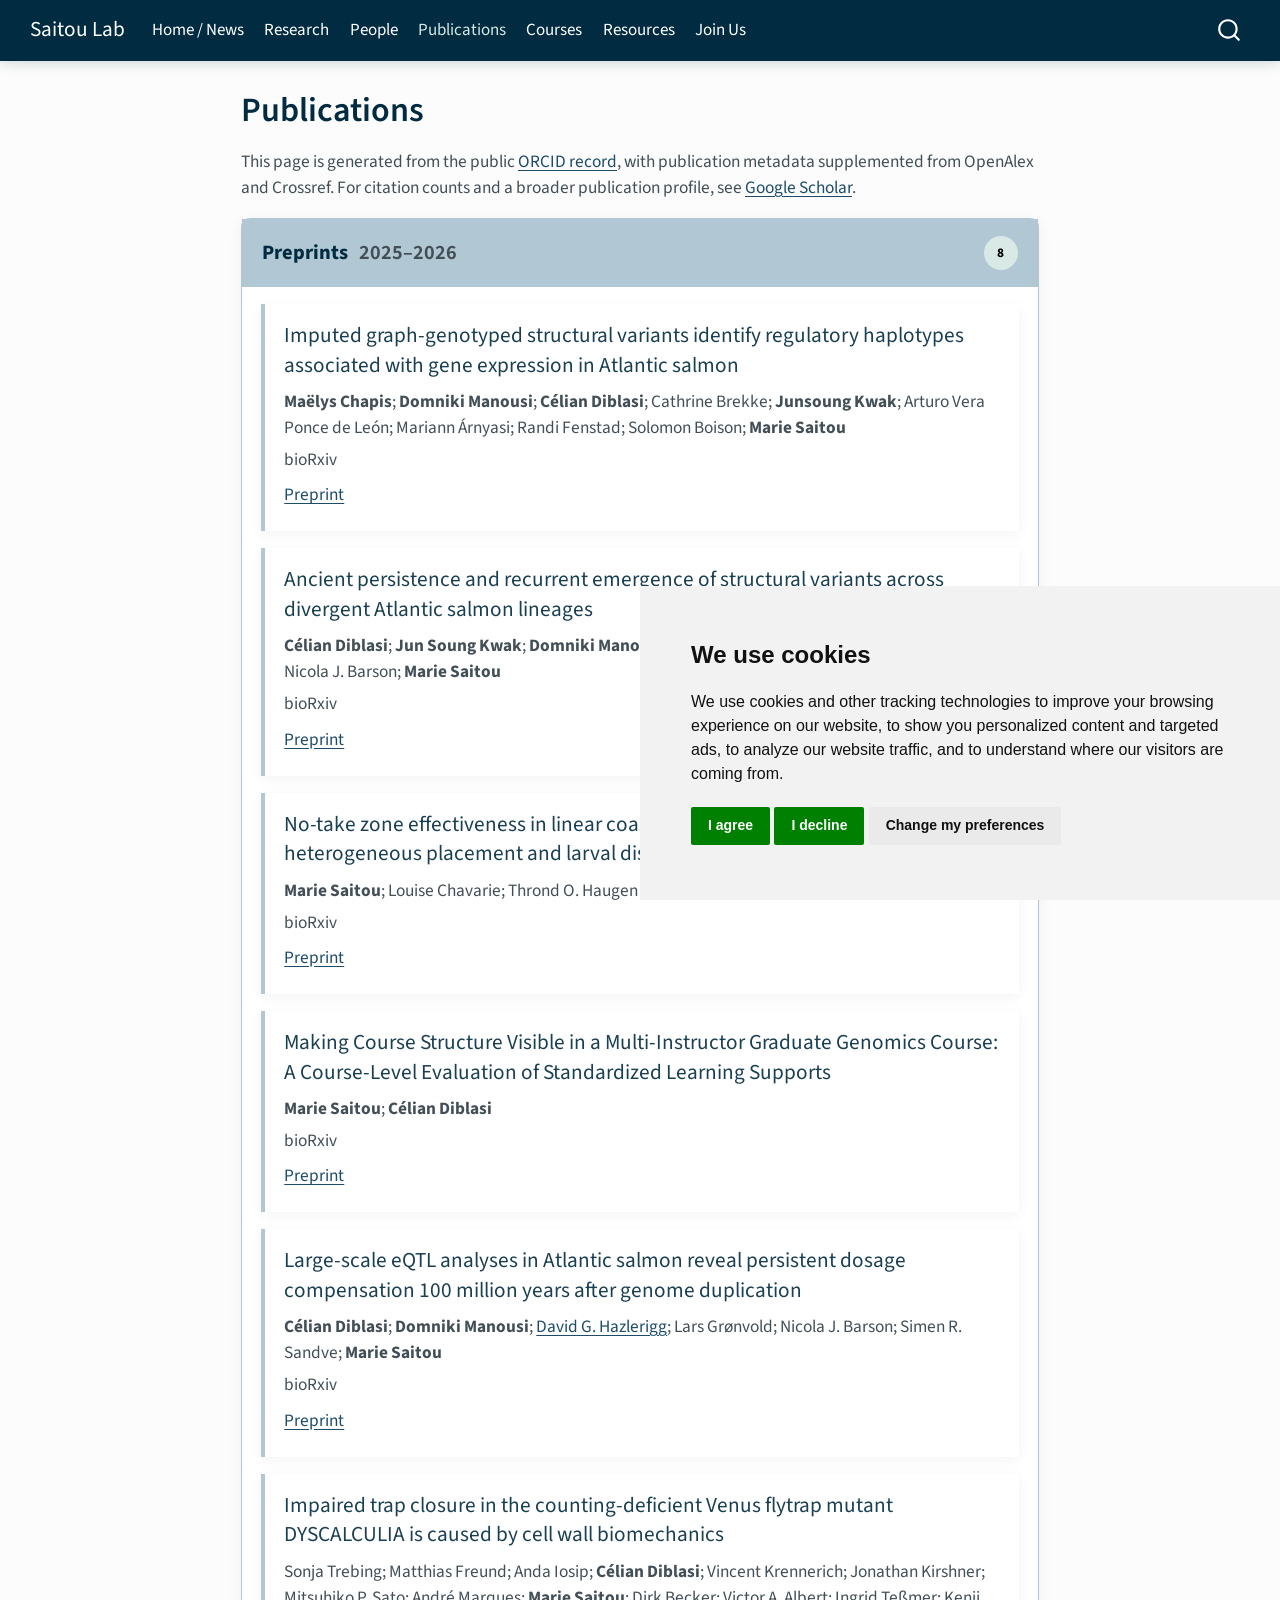
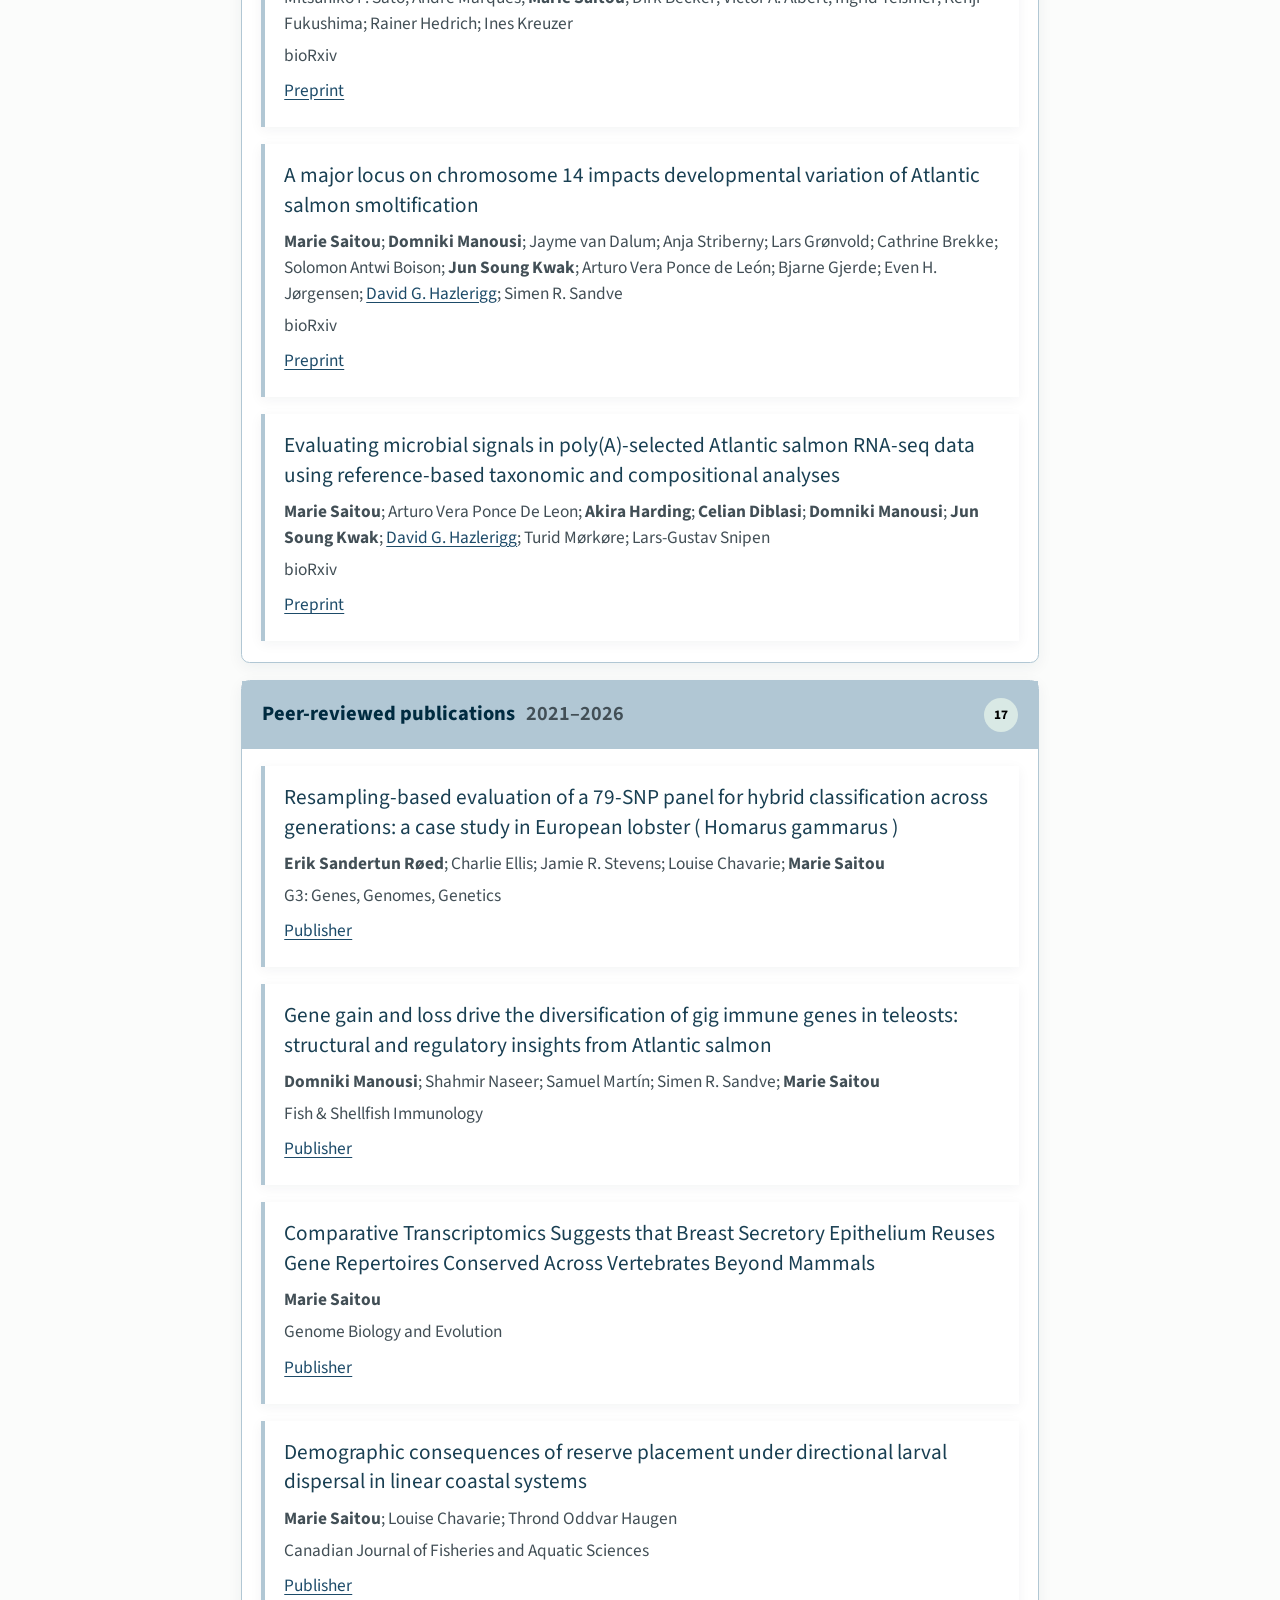
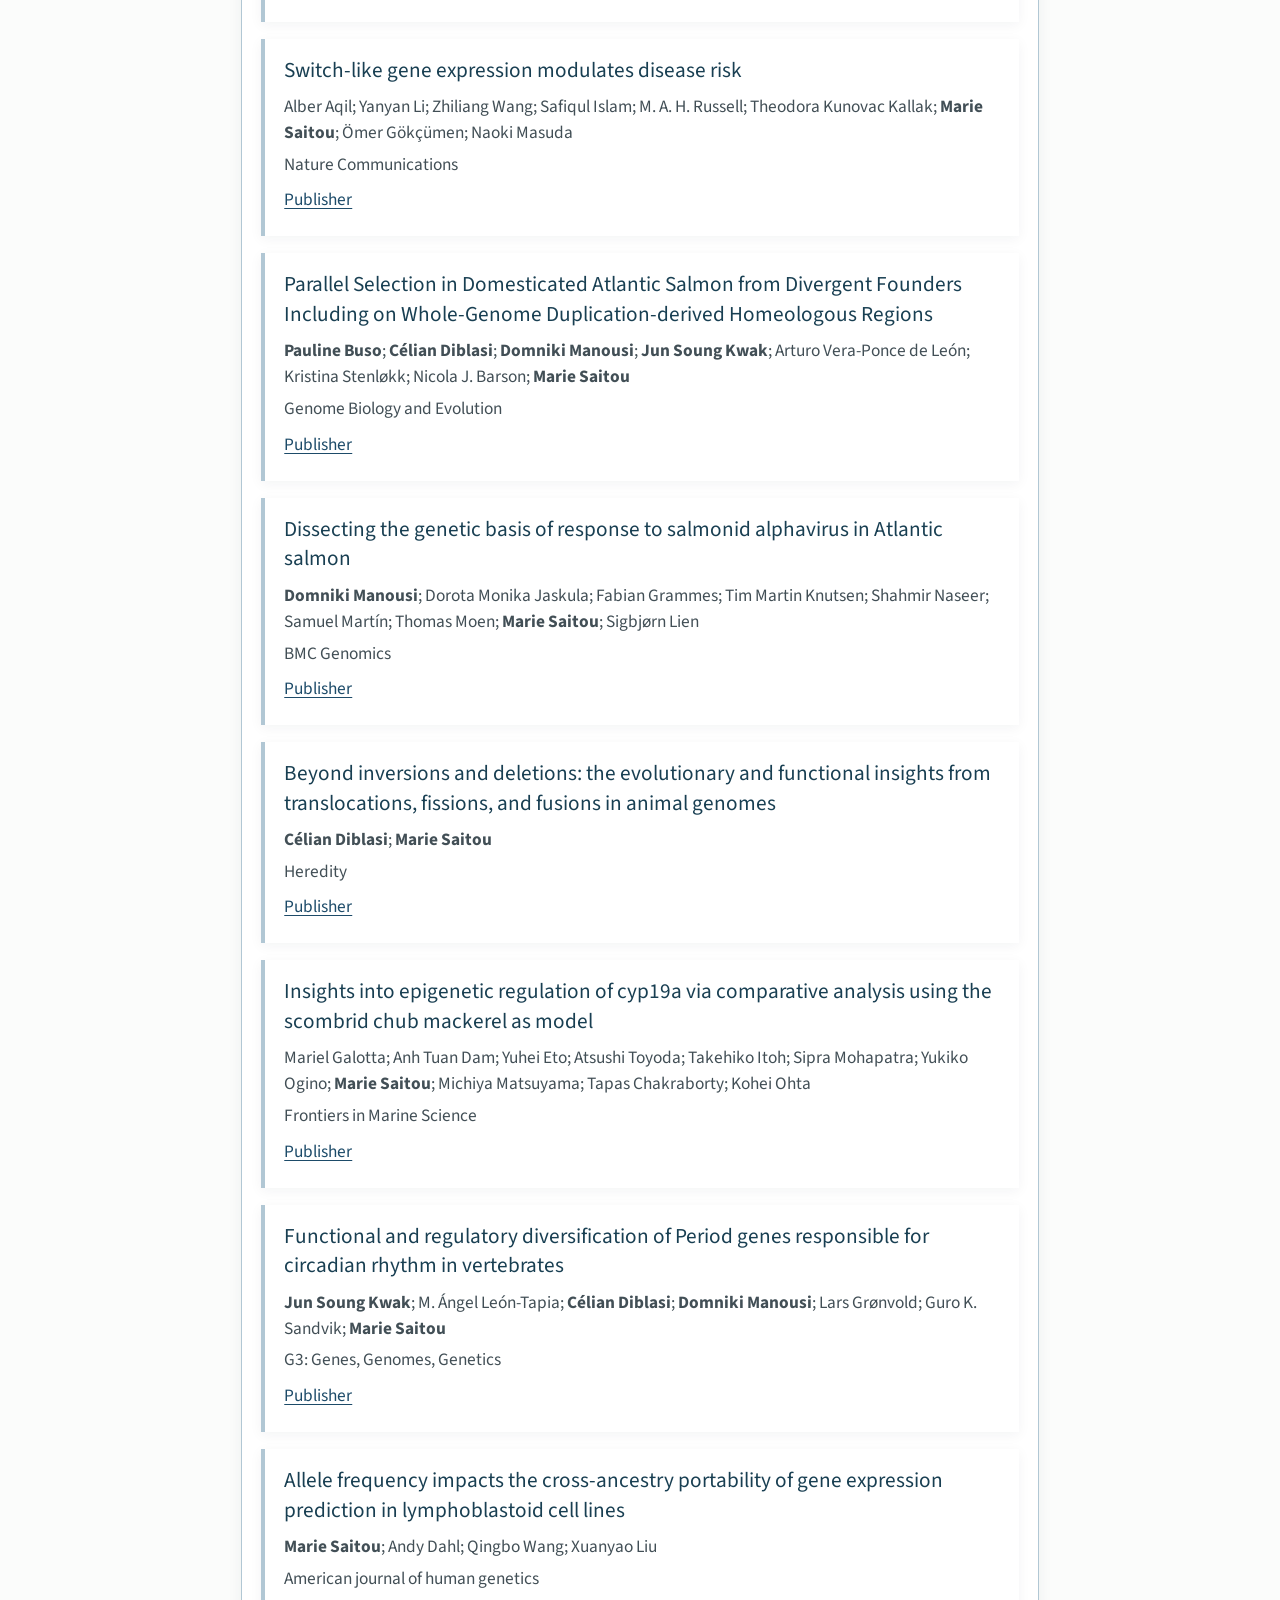
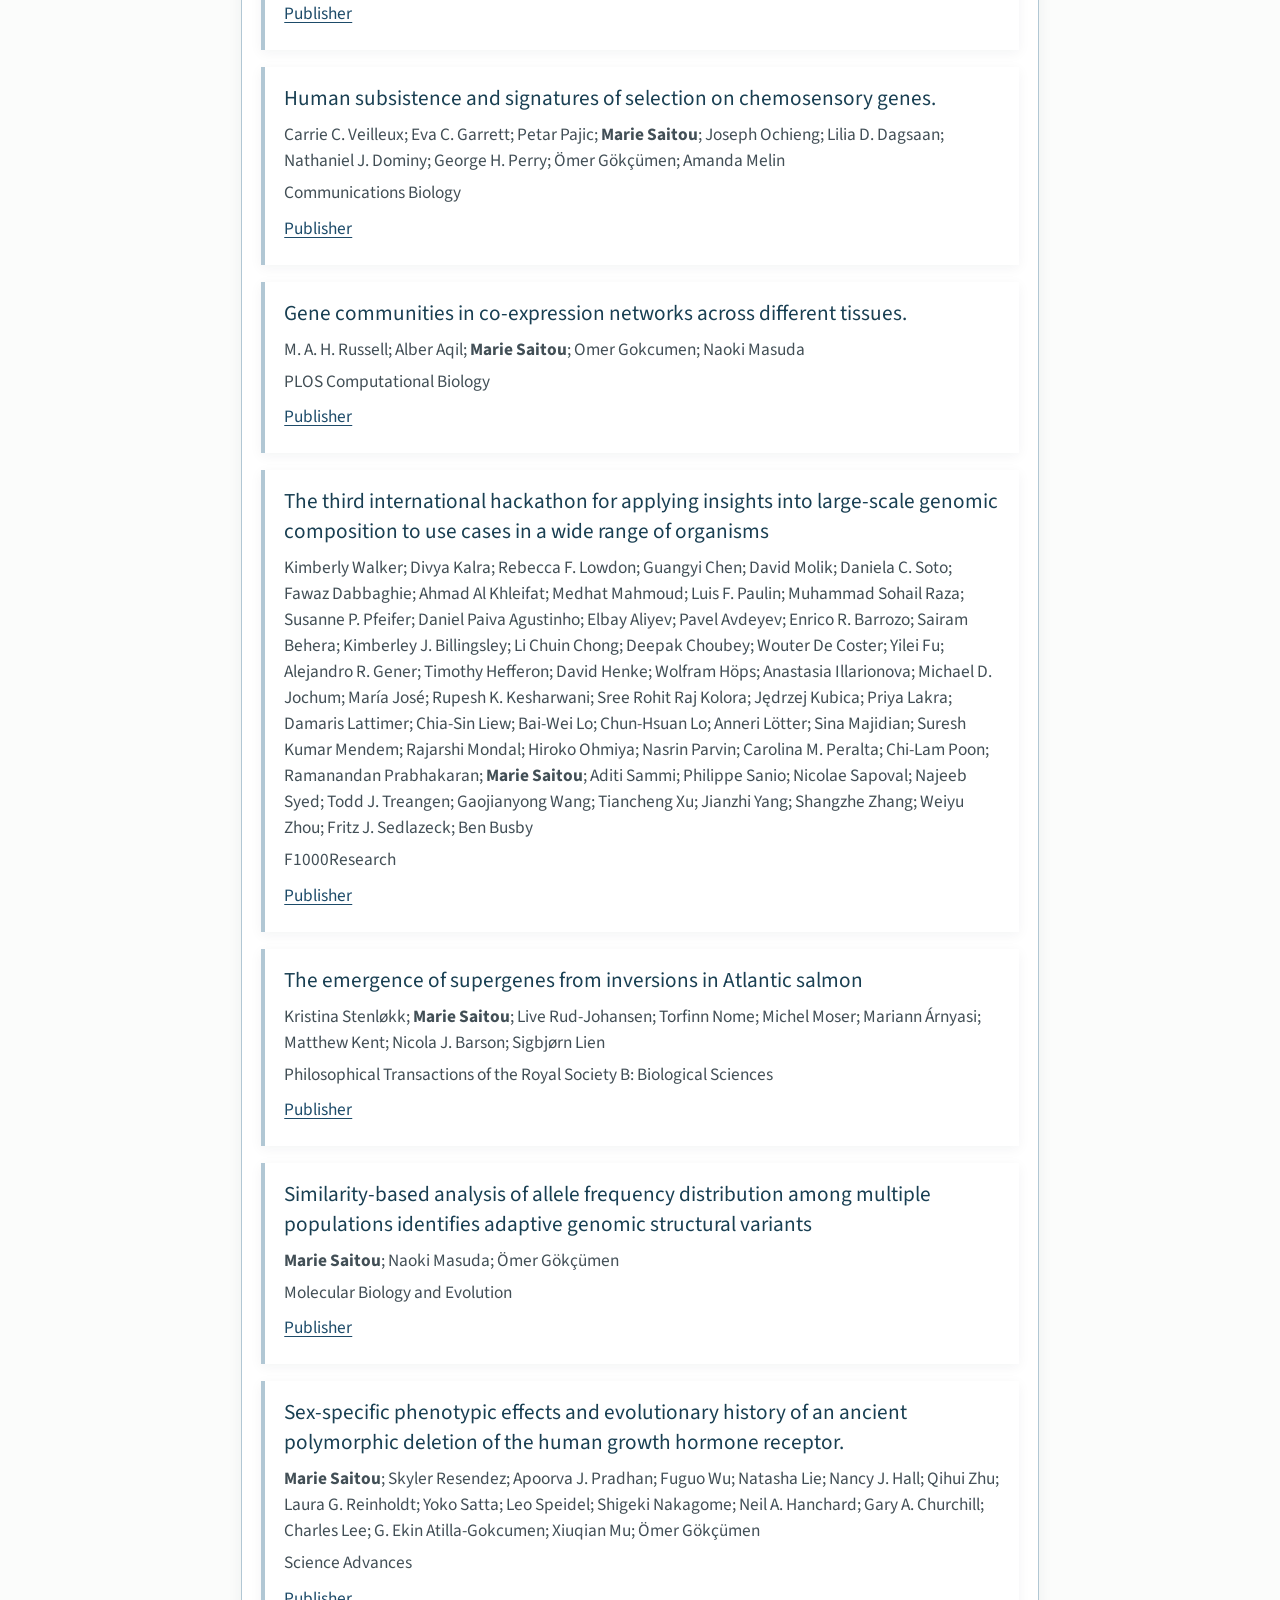
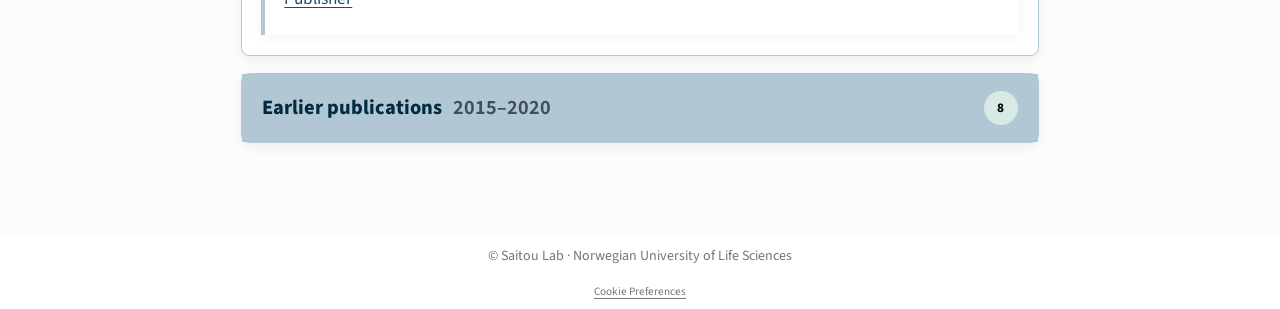
<file: publications.html>
<!DOCTYPE html>
<html xmlns="http://www.w3.org/1999/xhtml" lang="en" xml:lang="en"><head>

<meta charset="utf-8">
<meta name="generator" content="quarto-1.11.9">

<meta name="viewport" content="width=device-width, initial-scale=1.0, user-scalable=yes">


<title>Publications – Saitou Lab</title>
<style>
/* Default styles provided by pandoc.
** See https://pandoc.org/MANUAL.html#variables-for-html for config info.
*/
span.smallcaps{font-variant: small-caps;}
div.columns{display: flex; gap: 1.5em;}
div.column{flex: auto;}
@media screen {
div.columns{gap: min(4vw, 1.5em);}
div.column{overflow-x: auto;}
}
div.hanging-indent{margin-left: 1.5em; text-indent: -1.5em;}
ul.task-list{list-style: none;}
ul.task-list li input[type="checkbox"] {
  width: 0.8em;
  margin: 0 0.8em 0.2em -1em; /* quarto-specific, see https://github.com/quarto-dev/quarto-cli/issues/4556 */ 
  vertical-align: middle;
}
</style>


<script src="site_libs/quarto-nav/quarto-nav.js"></script>
<script src="site_libs/quarto-nav/headroom.min.js"></script>
<script src="site_libs/clipboard/clipboard.min.js"></script>
<script src="site_libs/quarto-search/autocomplete.umd.js"></script>
<script src="site_libs/quarto-search/fuse.min.js"></script>
<script src="site_libs/quarto-search/quarto-search.js"></script>
<meta name="quarto:offset" content="./">
<script src="site_libs/cookie-consent/cookie-consent.js"></script>
<link href="site_libs/cookie-consent/cookie-consent.css" rel="stylesheet">
<script src="site_libs/quarto-html/quarto.js" type="module"></script>
<script src="site_libs/quarto-html/tabsets/tabsets.js" type="module"></script>
<script src="site_libs/quarto-html/scrollable-regions/scrollable-regions.js" type="module"></script>
<script src="site_libs/quarto-html/popper.min.js"></script>
<script src="site_libs/quarto-html/tippy.umd.min.js"></script>
<script src="site_libs/quarto-html/anchor.min.js"></script>
<link href="site_libs/quarto-html/tippy.css" rel="stylesheet">
<link href="site_libs/quarto-html/quarto-syntax-highlighting-63b5708e65d6cd79cd7618c58d0c21e7.css" rel="stylesheet" id="quarto-text-highlighting-styles">
<script src="site_libs/bootstrap/bootstrap.min.js"></script>
<link href="site_libs/bootstrap/bootstrap-icons.css" rel="stylesheet">
<link href="site_libs/bootstrap/bootstrap-8d3ad9c781c51ccd60b292c95058b2c2.min.css" rel="stylesheet" append-hash="true" id="quarto-bootstrap" data-mode="light">
<script id="quarto-search-options" type="application/json">{
  "location": "navbar",
  "copy-button": false,
  "collapse-after": 3,
  "panel-placement": "end",
  "type": "overlay",
  "limit": 50,
  "keyboard-shortcut": [
    "f",
    "/",
    "s"
  ],
  "show-item-context": false,
  "language": {
    "search-no-results-text": "No results",
    "search-matching-documents-text": "matching documents",
    "search-copy-link-title": "Copy link to search",
    "search-hide-matches-text": "Hide additional matches",
    "search-more-match-text": "more match in this document",
    "search-more-matches-text": "more matches in this document",
    "search-clear-button-title": "Clear",
    "search-text-placeholder": "",
    "search-detached-cancel-button-title": "Cancel",
    "search-submit-button-title": "Submit",
    "search-label": "Search"
  }
}</script>
<script async="" src="https://www.googletagmanager.com/gtag/js?id=G-L3HV19CWBM"></script>

<script type="text/plain" cookie-consent="tracking">

window.dataLayer = window.dataLayer || [];
function gtag(){dataLayer.push(arguments);}
gtag('js', new Date());
gtag('config', 'G-L3HV19CWBM', { 'anonymize_ip': true});
</script>

<script type="text/javascript" charset="UTF-8">
document.addEventListener('DOMContentLoaded', function () {
cookieconsent.run({
  "notice_banner_type":"simple",
  "consent_type":"express",
  "palette":"light",
  "language":"en",
  "page_load_consent_levels":["strictly-necessary"],
  "notice_banner_reject_button_hide":false,
  "preferences_center_close_button_hide":false,
  "website_name":""
  ,
"language":"en"
  });
});
</script> 
  


<link rel="stylesheet" href="styles.css">
</head>

<body class="nav-fixed fullcontent quarto-light"><a id="quarto-skip-link" class="visually-hidden-focusable" href="#quarto-document-content">Skip to main content</a>

<div id="quarto-search-results"></div>
  <header id="quarto-header" class="headroom fixed-top">
    <nav class="navbar navbar-expand-lg " data-bs-theme="dark" aria-label="Site">
      <div class="navbar-container container-fluid">
      <div class="navbar-brand-container mx-auto">
    <a class="navbar-brand" href="./index.html">
    <span class="navbar-title">Saitou Lab</span>
    </a>
  </div>
          <button class="navbar-toggler" type="button" data-bs-toggle="collapse" data-bs-target="#navbarCollapse" aria-controls="navbarCollapse" aria-expanded="false" aria-label="Toggle navigation" onclick="if (window.quartoToggleHeadroom) { window.quartoToggleHeadroom(); }">
  <span class="navbar-toggler-icon"></span>
</button>
          <div class="collapse navbar-collapse" id="navbarCollapse">
            <ul class="navbar-nav navbar-nav-scroll me-auto">
  <li class="nav-item">
    <a class="nav-link" href="./index.html"> 
<span class="menu-text">Home / News</span></a>
  </li>  
  <li class="nav-item">
    <a class="nav-link" href="./research.html"> 
<span class="menu-text">Research</span></a>
  </li>  
  <li class="nav-item">
    <a class="nav-link" href="./people.html"> 
<span class="menu-text">People</span></a>
  </li>  
  <li class="nav-item">
    <a class="nav-link active" href="./publications.html" aria-current="page"> 
<span class="menu-text">Publications</span></a>
  </li>  
  <li class="nav-item">
    <a class="nav-link" href="./courses.html"> 
<span class="menu-text">Courses</span></a>
  </li>  
  <li class="nav-item">
    <a class="nav-link" href="./resources.html"> 
<span class="menu-text">Resources</span></a>
  </li>  
  <li class="nav-item">
    <a class="nav-link" href="./join.html"> 
<span class="menu-text">Join Us</span></a>
  </li>  
</ul>
          </div> <!-- /navcollapse -->
            <div class="quarto-navbar-tools">
</div>
            <div id="quarto-search" class="" title="Search"></div>
      </div> <!-- /container-fluid -->
    </nav>
</header>
<!-- content -->
<div id="quarto-content" class="quarto-container page-columns page-rows-contents page-layout-article page-navbar">
<!-- sidebar -->
<!-- margin-sidebar -->
    
<!-- main -->
<main class="content" id="quarto-document-content" tabindex="-1">

<header id="title-block-header" class="quarto-title-block default">
<div class="quarto-title">
<h1 class="title">Publications</h1>
</div>



<div class="quarto-title-meta">

    
  
    
  </div>
  


</header>


<p>This page is generated from the public <a href="https://orcid.org/0000-0002-8794-3217">ORCID record</a>, with publication metadata supplemented from OpenAlex and Crossref. For citation counts and a broader publication profile, see <a href="https://scholar.google.com/citations?user=QDLB--8AAAAJ">Google Scholar</a>.</p>
<details class="publication-section" open="">
<summary>
<span>Preprints<small class="publication-years">2025–2026</small></span><span class="publication-count">8</span>
</summary>
<div class="publication-section-body">
<article class="publication">
<h4 class="anchored">
Imputed graph-genotyped structural variants identify regulatory haplotypes associated with gene expression in Atlantic salmon
</h4>
<p class="pub-authors">
<strong>Maëlys Chapis</strong>; <strong>Domniki Manousi</strong>; <strong>Célian Diblasi</strong>; Cathrine Brekke; <strong>Junsoung Kwak</strong>; Arturo Vera Ponce de León; Mariann Árnyasi; Randi Fenstad; Solomon Boison; <strong>Marie Saitou</strong>
</p>
<p class="pub-details">
bioRxiv
</p>
<p class="pub-links">
<a href="http://dx.doi.org/10.64898/2026.06.03.729980">Preprint</a>
</p>
</article>
<article class="publication">
<h4 class="anchored">
Ancient persistence and recurrent emergence of structural variants across divergent Atlantic salmon lineages
</h4>
<p class="pub-authors">
<strong>Célian Diblasi</strong>; <strong>Jun Soung Kwak</strong>; <strong>Domniki Manousi</strong>; Mariann Árnyasi; Arturo Vera-Ponce de Leon; Nicola J. Barson; <strong>Marie Saitou</strong>
</p>
<p class="pub-details">
bioRxiv
</p>
<p class="pub-links">
<a href="http://dx.doi.org/10.64898/2026.05.25.727466">Preprint</a>
</p>
</article>
<article class="publication">
<h4 class="anchored">
No-take zone effectiveness in linear coastal systems depends on spatially heterogeneous placement and larval dispersal directionality
</h4>
<p class="pub-authors">
<strong>Marie Saitou</strong>; Louise Chavarie; Thrond O. Haugen
</p>
<p class="pub-details">
bioRxiv
</p>
<p class="pub-links">
<a href="https://doi.org/10.64898/2026.02.25.707921">Preprint</a>
</p>
</article>
<article class="publication">
<h4 class="anchored">
Making Course Structure Visible in a Multi-Instructor Graduate Genomics Course: A Course-Level Evaluation of Standardized Learning Supports
</h4>
<p class="pub-authors">
<strong>Marie Saitou</strong>; <strong>Célian Diblasi</strong>
</p>
<p class="pub-details">
bioRxiv
</p>
<p class="pub-links">
<a href="https://doi.org/10.64898/2026.05.06.723173">Preprint</a>
</p>
</article>
<article class="publication">
<h4 class="anchored">
Large-scale eQTL analyses in Atlantic salmon reveal persistent dosage compensation 100 million years after genome duplication
</h4>
<p class="pub-authors">
<strong>Célian Diblasi</strong>; <strong>Domniki Manousi</strong>; <a href="https://onlinelibrary.wiley.com/authored-by/Hazlerigg/David+G.">David G. Hazlerigg</a>; Lars Grønvold; Nicola J. Barson; Simen R. Sandve; <strong>Marie Saitou</strong>
</p>
<p class="pub-details">
bioRxiv
</p>
<p class="pub-links">
<a href="https://doi.org/10.64898/2025.12.15.694296">Preprint</a>
</p>
</article>
<article class="publication">
<h4 class="anchored">
Impaired trap closure in the counting-deficient Venus flytrap mutant DYSCALCULIA is caused by cell wall biomechanics
</h4>
<p class="pub-authors">
Sonja Trebing; Matthias Freund; Anda Iosip; <strong>Célian Diblasi</strong>; Vincent Krennerich; Jonathan Kirshner; Mitsuhiko P. Sato; André Marques; <strong>Marie Saitou</strong>; Dirk Becker; Victor A. Albert; Ingrid Teßmer; Kenji Fukushima; Rainer Hedrich; Ines Kreuzer
</p>
<p class="pub-details">
bioRxiv
</p>
<p class="pub-links">
<a href="https://doi.org/10.1101/2025.06.26.661685">Preprint</a>
</p>
</article>
<article class="publication">
<h4 class="anchored">
A major locus on chromosome 14 impacts developmental variation of Atlantic salmon smoltification
</h4>
<p class="pub-authors">
<strong>Marie Saitou</strong>; <strong>Domniki Manousi</strong>; Jayme van Dalum; Anja Striberny; Lars Grønvold; Cathrine Brekke; Solomon Antwi Boison; <strong>Jun Soung Kwak</strong>; Arturo Vera Ponce de León; Bjarne Gjerde; Even H. Jørgensen; <a href="https://onlinelibrary.wiley.com/authored-by/Hazlerigg/David+G.">David G. Hazlerigg</a>; Simen R. Sandve
</p>
<p class="pub-details">
bioRxiv
</p>
<p class="pub-links">
<a href="https://doi.org/10.1101/2025.10.16.682803">Preprint</a>
</p>
</article>
<article class="publication">
<h4 class="anchored">
Evaluating microbial signals in poly(A)-selected Atlantic salmon RNA-seq data using reference-based taxonomic and compositional analyses
</h4>
<p class="pub-authors">
<strong>Marie Saitou</strong>; Arturo Vera Ponce De Leon; <strong>Akira Harding</strong>; <strong>Celian Diblasi</strong>; <strong>Domniki Manousi</strong>; <strong>Jun Soung Kwak</strong>; <a href="https://onlinelibrary.wiley.com/authored-by/Hazlerigg/David+G.">David G. Hazlerigg</a>; Turid Mørkøre; Lars-Gustav Snipen
</p>
<p class="pub-details">
bioRxiv
</p>
<p class="pub-links">
<a href="https://doi.org/10.1101/2025.04.15.648526">Preprint</a>
</p>
</article>
</div>
</details>
<details class="publication-section" open="">
<summary>
<span>Peer-reviewed publications<small class="publication-years">2021–2026</small></span><span class="publication-count">17</span>
</summary>
<div class="publication-section-body">
<article class="publication">
<h4 class="anchored">
Resampling-based evaluation of a 79-SNP panel for hybrid classification across generations: a case study in European lobster ( Homarus gammarus )
</h4>
<p class="pub-authors">
<strong>Erik Sandertun Røed</strong>; Charlie Ellis; Jamie R. Stevens; Louise Chavarie; <strong>Marie Saitou</strong>
</p>
<p class="pub-details">
G3: Genes, Genomes, Genetics
</p>
<p class="pub-links">
<a href="http://dx.doi.org/10.1093/g3journal/jkag206">Publisher</a>
</p>
</article>
<article class="publication">
<h4 class="anchored">
Gene gain and loss drive the diversification of gig immune genes in teleosts: structural and regulatory insights from Atlantic salmon
</h4>
<p class="pub-authors">
<strong>Domniki Manousi</strong>; Shahmir Naseer; Samuel Martín; Simen R. Sandve; <strong>Marie Saitou</strong>
</p>
<p class="pub-details">
Fish &amp; Shellfish Immunology
</p>
<p class="pub-links">
<a href="https://doi.org/10.1016/j.fsi.2025.110975">Publisher</a>
</p>
</article>
<article class="publication">
<h4 class="anchored">
Comparative Transcriptomics Suggests that Breast Secretory Epithelium Reuses Gene Repertoires Conserved Across Vertebrates Beyond Mammals
</h4>
<p class="pub-authors">
<strong>Marie Saitou</strong>
</p>
<p class="pub-details">
Genome Biology and Evolution
</p>
<p class="pub-links">
<a href="http://dx.doi.org/10.1093/gbe/evag130">Publisher</a>
</p>
</article>
<article class="publication">
<h4 class="anchored">
Demographic consequences of reserve placement under directional larval dispersal in linear coastal systems
</h4>
<p class="pub-authors">
<strong>Marie Saitou</strong>; Louise Chavarie; Thrond Oddvar Haugen
</p>
<p class="pub-details">
Canadian Journal of Fisheries and Aquatic Sciences
</p>
<p class="pub-links">
<a href="https://doi.org/10.1139/cjfas-2026-0100">Publisher</a>
</p>
</article>
<article class="publication">
<h4 class="anchored">
Switch-like gene expression modulates disease risk
</h4>
<p class="pub-authors">
Alber Aqil; Yanyan Li; Zhiliang Wang; Safiqul Islam; M. A. H. Russell; Theodora Kunovac Kallak; <strong>Marie Saitou</strong>; Ömer Gökçümen; Naoki Masuda
</p>
<p class="pub-details">
Nature Communications
</p>
<p class="pub-links">
<a href="https://doi.org/10.1038/s41467-025-60513-x">Publisher</a>
</p>
</article>
<article class="publication">
<h4 class="anchored">
Parallel Selection in Domesticated Atlantic Salmon from Divergent Founders Including on Whole-Genome Duplication-derived Homeologous Regions
</h4>
<p class="pub-authors">
<strong>Pauline Buso</strong>; <strong>Célian Diblasi</strong>; <strong>Domniki Manousi</strong>; <strong>Jun Soung Kwak</strong>; Arturo Vera-Ponce de León; Kristina Stenløkk; Nicola J. Barson; <strong>Marie Saitou</strong>
</p>
<p class="pub-details">
Genome Biology and Evolution
</p>
<p class="pub-links">
<a href="https://europepmc.org/articles/PMC12006720">Publisher</a>
</p>
</article>
<article class="publication">
<h4 class="anchored">
Dissecting the genetic basis of response to salmonid alphavirus in Atlantic salmon
</h4>
<p class="pub-authors">
<strong>Domniki Manousi</strong>; Dorota Monika Jaskula; Fabian Grammes; Tim Martin Knutsen; Shahmir Naseer; Samuel Martín; Thomas Moen; <strong>Marie Saitou</strong>; Sigbjørn Lien
</p>
<p class="pub-details">
BMC Genomics
</p>
<p class="pub-links">
<a href="https://doi.org/10.1186/s12864-025-11735-2">Publisher</a>
</p>
</article>
<article class="publication">
<h4 class="anchored">
Beyond inversions and deletions: the evolutionary and functional insights from translocations, fissions, and fusions in animal genomes
</h4>
<p class="pub-authors">
<strong>Célian Diblasi</strong>; <strong>Marie Saitou</strong>
</p>
<p class="pub-details">
Heredity
</p>
<p class="pub-links">
<a href="https://doi.org/10.1038/s41437-025-00785-7">Publisher</a>
</p>
</article>
<article class="publication">
<h4 class="anchored">
Insights into epigenetic regulation of cyp19a via comparative analysis using the scombrid chub mackerel as model
</h4>
<p class="pub-authors">
Mariel Galotta; Anh Tuan Dam; Yuhei Eto; Atsushi Toyoda; Takehiko Itoh; Sipra Mohapatra; Yukiko Ogino; <strong>Marie Saitou</strong>; Michiya Matsuyama; Tapas Chakraborty; Kohei Ohta
</p>
<p class="pub-details">
Frontiers in Marine Science
</p>
<p class="pub-links">
<a href="https://doi.org/10.3389/fmars.2024.1408561">Publisher</a>
</p>
</article>
<article class="publication">
<h4 class="anchored">
Functional and regulatory diversification of Period genes responsible for circadian rhythm in vertebrates
</h4>
<p class="pub-authors">
<strong>Jun Soung Kwak</strong>; M. Ángel León‐Tapia; <strong>Célian Diblasi</strong>; <strong>Domniki Manousi</strong>; Lars Grønvold; Guro K. Sandvik; <strong>Marie Saitou</strong>
</p>
<p class="pub-details">
G3: Genes, Genomes, Genetics
</p>
<p class="pub-links">
<a href="https://europepmc.org/articles/PMC11457068">Publisher</a>
</p>
</article>
<article class="publication">
<h4 class="anchored">
Allele frequency impacts the cross-ancestry portability of gene expression prediction in lymphoblastoid cell lines
</h4>
<p class="pub-authors">
<strong>Marie Saitou</strong>; Andy Dahl; Qingbo Wang; Xuanyao Liu
</p>
<p class="pub-details">
American journal of human genetics
</p>
<p class="pub-links">
<a href="https://doi.org/10.1016/j.ajhg.2024.10.009">Publisher</a>
</p>
</article>
<article class="publication">
<h4 class="anchored">
Human subsistence and signatures of selection on chemosensory genes.
</h4>
<p class="pub-authors">
Carrie C. Veilleux; Eva C. Garrett; Petar Pajic; <strong>Marie Saitou</strong>; Joseph Ochieng; Lilia D. Dagsaan; Nathaniel J. Dominy; George H. Perry; Ömer Gökçümen; Amanda Melin
</p>
<p class="pub-details">
Communications Biology
</p>
<p class="pub-links">
<a href="http://europepmc.org/abstract/med/37400713">Publisher</a>
</p>
</article>
<article class="publication">
<h4 class="anchored">
Gene communities in co-expression networks across different tissues.
</h4>
<p class="pub-authors">
M. A. H. Russell; Alber Aqil; <strong>Marie Saitou</strong>; Omer Gokcumen; Naoki Masuda
</p>
<p class="pub-details">
PLOS Computational Biology
</p>
<p class="pub-links">
<a href="http://europepmc.org/abstract/med/37976327">Publisher</a>
</p>
</article>
<article class="publication">
<h4 class="anchored">
The third international hackathon for applying insights into large-scale genomic composition to use cases in a wide range of organisms
</h4>
<p class="pub-authors">
Kimberly Walker; Divya Kalra; Rebecca F. Lowdon; Guangyi Chen; David Molik; Daniela C. Soto; Fawaz Dabbaghie; Ahmad Al Khleifat; Medhat Mahmoud; Luis F. Paulin; Muhammad Sohail Raza; Susanne P. Pfeifer; Daniel Paiva Agustinho; Elbay Aliyev; Pavel Avdeyev; Enrico R. Barrozo; Sairam Behera; Kimberley J. Billingsley; Li Chuin Chong; Deepak Choubey; Wouter De Coster; Yilei Fu; Alejandro R. Gener; Timothy Hefferon; David Henke; Wolfram Höps; Anastasia Illarionova; Michael D. Jochum; María José; Rupesh K. Kesharwani; Sree Rohit Raj Kolora; Jędrzej Kubica; Priya Lakra; Damaris Lattimer; Chia-Sin Liew; Bai-Wei Lo; Chun-Hsuan Lo; Anneri Lötter; Sina Majidian; Suresh Kumar Mendem; Rajarshi Mondal; Hiroko Ohmiya; Nasrin Parvin; Carolina M. Peralta; Chi-Lam Poon; Ramanandan Prabhakaran; <strong>Marie Saitou</strong>; Aditi Sammi; Philippe Sanio; Nicolae Sapoval; Najeeb Syed; Todd J. Treangen; Gaojianyong Wang; Tiancheng Xu; Jianzhi Yang; Shangzhe Zhang; Weiyu Zhou; Fritz J. Sedlazeck; Ben Busby
</p>
<p class="pub-details">
F1000Research
</p>
<p class="pub-links">
<a href="https://europepmc.org/articles/PMC9557141">Publisher</a>
</p>
</article>
<article class="publication">
<h4 class="anchored">
The emergence of supergenes from inversions in Atlantic salmon
</h4>
<p class="pub-authors">
Kristina Stenløkk; <strong>Marie Saitou</strong>; Live Rud-Johansen; Torfinn Nome; Michel Moser; Mariann Árnyasi; Matthew Kent; Nicola J. Barson; Sigbjørn Lien
</p>
<p class="pub-details">
Philosophical Transactions of the Royal Society B: Biological Sciences
</p>
<p class="pub-links">
<a href="http://dx.doi.org/10.1098/rstb.2021.0195">Publisher</a>
</p>
</article>
<article class="publication">
<h4 class="anchored">
Similarity-based analysis of allele frequency distribution among multiple populations identifies adaptive genomic structural variants
</h4>
<p class="pub-authors">
<strong>Marie Saitou</strong>; Naoki Masuda; Ömer Gökçümen
</p>
<p class="pub-details">
Molecular Biology and Evolution
</p>
<p class="pub-links">
<a href="http://dx.doi.org/10.1093/molbev/msab313">Publisher</a>
</p>
</article>
<article class="publication">
<h4 class="anchored">
Sex-specific phenotypic effects and evolutionary history of an ancient polymorphic deletion of the human growth hormone receptor.
</h4>
<p class="pub-authors">
<strong>Marie Saitou</strong>; Skyler Resendez; Apoorva J. Pradhan; Fuguo Wu; Natasha Lie; Nancy J. Hall; Qihui Zhu; Laura G. Reinholdt; Yoko Satta; Leo Speidel; Shigeki Nakagome; Neil A. Hanchard; Gary A. Churchill; Charles Lee; G. Ekin Atilla‐Gokcumen; Xiuqian Mu; Ömer Gökçümen
</p>
<p class="pub-details">
Science Advances
</p>
<p class="pub-links">
<a href="http://europepmc.org/abstract/med/34559564">Publisher</a>
</p>
</article>
</div>
</details>
<details class="publication-section">
<summary>
<span>Earlier publications<small class="publication-years">2015–2020</small></span><span class="publication-count">8</span>
</summary>
<div class="publication-section-body">
<article class="publication">
<h4 class="anchored">
Functional Specialization of Human Salivary Glands and Origins of Proteins Intrinsic to Human Saliva.
</h4>
<p class="pub-authors">
<strong>Marie Saitou</strong>; Eliza A. Gaylord; Erica Xu; Alison J. May; Lubov Neznanova; Sara Nathan; Anissa Grawe; Jolie L. Chang; William R. Ryan; Stefan Rühl; Sarah M. Knox; Ömer Gökçümen
</p>
<p class="pub-details">
Cell Reports
</p>
<p class="pub-links">
<a href="https://europepmc.org/articles/PMC7703872">Publisher</a>
</p>
</article>
<article class="publication">
<h4 class="anchored">
The Role of p38 MAPK in Triacylglycerol Accumulation During Apoptosis
</h4>
<p class="pub-authors">
Nasi Li; <strong>Marie Saitou</strong>; G. Ekin Atilla‐Gokcumen
</p>
<p class="pub-details">
PROTEOMICS
</p>
<p class="pub-links">
<a href="http://dx.doi.org/10.1002/pmic.201900160">Publisher</a>
</p>
</article>
<article class="publication">
<h4 class="anchored">
Resolving the Insertion Sites of Polymorphic Duplications Reveals a HERC2 Haplotype under Selection
</h4>
<p class="pub-authors">
<strong>Marie Saitou</strong>; Ömer Gökçümen
</p>
<p class="pub-details">
Genome Biology and Evolution
</p>
<p class="pub-links">
<a href="http://dx.doi.org/10.1093/gbe/evz107">Publisher</a>
</p>
</article>
<article class="publication">
<h4 class="anchored">
An Evolutionary Perspective on the Impact of Genomic Copy Number Variation on Human Health
</h4>
<p class="pub-authors">
<strong>Marie Saitou</strong>; Ömer Gökçümen
</p>
<p class="pub-details">
Journal of Molecular Evolution
</p>
<p class="pub-links">
<a href="http://dx.doi.org/10.1007/s00239-019-09911-6">Publisher</a>
</p>
</article>
<article class="publication">
<h4 class="anchored">
Complex Haplotypes ofGSTM1Gene Deletions Harbor Signatures of a Selective Sweep in East Asian Populations
</h4>
<p class="pub-authors">
<strong>Marie Saitou</strong>; Yoko Satta; Ömer Gökçümen
</p>
<p class="pub-details">
G3: Genes, Genomes, Genetics
</p>
<p class="pub-links">
<a href="https://doi.org/10.1534/g3.118.200462">Publisher</a>
</p>
</article>
<article class="publication">
<h4 class="anchored">
Complex evolution of the GSTM gene family involves sharing of GSTM1 deletion polymorphism in humans and chimpanzees
</h4>
<p class="pub-authors">
<strong>Marie Saitou</strong>; Yoko Satta; Ömer Gökçümen; Takafumi Ishida
</p>
<p class="pub-details">
BMC Genomics
</p>
<p class="pub-links">
<a href="https://doi.org/10.1186/s12864-018-4676-z">Publisher</a>
</p>
</article>
<article class="publication">
<h4 class="anchored">
An evolutionary transcriptomics approach links CD36 to membrane remodeling in replicative senescence
</h4>
<p class="pub-authors">
<strong>Marie Saitou</strong>; Darleny Y. Lizardo; Recep Özgür Taşkent; Alec Millner; Ömer Gökçümen; G. Ekin Atilla‐Gokcumen
</p>
<p class="pub-details">
Molecular Omics
</p>
<p class="pub-links">
<a href="https://doi.org/10.1039/c8mo00099a">Publisher</a>
</p>
</article>
<article class="publication">
<h4 class="anchored">
Distributions of the GSTM1 and GSTT1 Null Genotypes Worldwide are Characterized by Latitudinal Clines
</h4>
<p class="pub-authors">
<strong>Marie Saitou</strong>; Takafumi Ishida
</p>
<p class="pub-details">
Asian Pacific Journal of Cancer Prevention
</p>
<p class="pub-links">
<a href="https://doi.org/10.7314/apjcp.2015.16.1.355">Publisher</a>
</p>
</article>
</div>
</details>



</main> <!-- /main -->
<script id="quarto-html-after-body" type="application/javascript">
  window.document.addEventListener("DOMContentLoaded", function (event) {
    const icon = "";
    const anchorJS = new window.AnchorJS();
    anchorJS.options = {
      placement: 'right',
      icon: icon
    };
    anchorJS.add('.anchored');
    const isCodeAnnotation = (el) => {
      for (const clz of el.classList) {
        if (clz.startsWith('code-annotation-')) {                     
          return true;
        }
      }
      return false;
    }
    const onCopySuccess = function(e) {
      // button target
      const button = e.trigger;
      // don't keep focus
      button.blur();
      // flash "checked"
      button.classList.add('code-copy-button-checked');
      var currentTitle = button.getAttribute("title");
      button.setAttribute("title", "Copied!");
      let tooltip;
      if (window.bootstrap) {
        button.setAttribute("data-bs-toggle", "tooltip");
        button.setAttribute("data-bs-placement", "left");
        button.setAttribute("data-bs-title", "Copied!");
        tooltip = new bootstrap.Tooltip(button, 
          { trigger: "manual", 
            customClass: "code-copy-button-tooltip",
            offset: [0, -8]});
        tooltip.show();    
      }
      setTimeout(function() {
        if (tooltip) {
          tooltip.hide();
          button.removeAttribute("data-bs-title");
          button.removeAttribute("data-bs-toggle");
          button.removeAttribute("data-bs-placement");
        }
        button.setAttribute("title", currentTitle);
        button.classList.remove('code-copy-button-checked');
      }, 1000);
      // clear code selection
      e.clearSelection();
    }
    const getTextToCopy = function(trigger) {
      const outerScaffold = trigger.parentElement.cloneNode(true);
      const codeEl = outerScaffold.querySelector('code');
      for (const childEl of codeEl.children) {
        if (isCodeAnnotation(childEl)) {
          childEl.remove();
        }
      }
      return codeEl.innerText;
    }
    const clipboard = new window.ClipboardJS('.code-copy-button:not([data-in-quarto-modal])', {
      text: getTextToCopy
    });
    clipboard.on('success', onCopySuccess);
    if (window.document.getElementById('quarto-embedded-source-code-modal')) {
      const clipboardModal = new window.ClipboardJS('.code-copy-button[data-in-quarto-modal]', {
        text: getTextToCopy,
        container: window.document.getElementById('quarto-embedded-source-code-modal')
      });
      clipboardModal.on('success', onCopySuccess);
    }
      var localhostRegex = new RegExp(/^(?:http|https):\/\/localhost\:?[0-9]*\//);
      var mailtoRegex = new RegExp(/^mailto:/);
        var filterRegex = new RegExp('/' + window.location.host + '/');
      const newWindowLabel = "(opens in a new tab)";
      const newWindowNoteId = "quarto-ext-newwindow-label";
      // Links reference one hidden label through aria-describedby, so the
      // announcement never changes their accessible name.
      var describeNewWindow = (link) => {
        if (!window.document.getElementById(newWindowNoteId)) {
          var newWindowNote = window.document.createElement("span");
          newWindowNote.id = newWindowNoteId;
          newWindowNote.hidden = true;
          newWindowNote.textContent = newWindowLabel;
          window.document.body.appendChild(newWindowNote);
        }
        var describedBy = (link.getAttribute("aria-describedby") || "").split(/\s+/).filter(Boolean);
        if (!describedBy.includes(newWindowNoteId)) {
          describedBy.push(newWindowNoteId);
          link.setAttribute("aria-describedby", describedBy.join(" "));
        }
      }
      var isInternal = (href) => {
          return filterRegex.test(href) || localhostRegex.test(href) || mailtoRegex.test(href);
      }
      // Inspect non-navigation links and adorn them if external
      window.quartoDecorateExternalLinks = function (root) {
     var links = (root || window.document).querySelectorAll('a[href]:not(.nav-link):not(.navbar-brand):not(.toc-action):not(.sidebar-link):not(.sidebar-item-toggle):not(.pagination-link):not(.no-external):not([aria-hidden]):not(.dropdown-item):not(.quarto-navigation-tool):not(.about-link)');
      for (var i=0; i<links.length; i++) {
        const link = links[i];
        if (!isInternal(link.href)) {
          // undo the damage that might have been done by quarto-nav.js in the case of
          // links that we want to consider external
          if (link.dataset.originalHref !== undefined) {
            link.href = link.dataset.originalHref;
          }
            // target, if specified
            link.setAttribute("target", "_blank");
            if (link.getAttribute("rel") === null) {
              link.setAttribute("rel", "noopener");
            }
            describeNewWindow(link);
          if (!link.classList.contains('no-external-icon')) {
          }
        }
      }
      };
      window.quartoDecorateExternalLinks(window.document);
    // Esc closes the popup (WCAG 1.4.13) and focus leaving both trigger and
    // popup closes it (WCAG 2.4.11); tippy handles neither for interactive popups.
    const hideOnEscAndFocusOut = {
      name: 'hideOnEscAndFocusOut',
      defaultValue: true,
      fn(instance) {
        const dismiss = () => {
          // A show scheduled by the trigger delay would otherwise reopen it
          instance.clearDelayTimeouts();
          instance.hide();
        };
        const onKeyDown = (event) => {
          if (event.key !== 'Escape') {
            return;
          }
          // Keep Esc from also reaching page handlers (e.g. reveal.js overview),
          // except an open reveal.js slide menu, which Esc should close too.
          // The menu handles keys only when its keyboard option is on.
          const menuHandlesEsc = window.Reveal?.getPlugin?.('menu')?.isOpen() &&
            window.Reveal.getConfig().menu?.keyboard !== false;
          if (!menuHandlesEsc) {
            event.stopPropagation();
          }
          if (instance.popper.contains(window.document.activeElement)) {
            // Disabled while refocusing so the focus trigger does not reopen it
            instance.disable();
            instance.reference.focus();
            instance.enable();
          }
          dismiss();
        };
        const onFocusOut = (event) => {
          const target = event.relatedTarget;
          if (target && !instance.reference.contains(target) &&
              !instance.popper.contains(target)) {
            dismiss();
          }
        };
        // On the trigger too: a click trigger (code-annotations: select) has no
        // blur handling. Attached for the instance's lifetime so leaving the
        // trigger also cancels a show still pending on the trigger delay.
        instance.reference.addEventListener('focusout', onFocusOut);
        return {
          onShow() {
            window.document.addEventListener('keydown', onKeyDown, true);
            instance.popper.addEventListener('focusout', onFocusOut);
          },
          onHide() {
            window.document.removeEventListener('keydown', onKeyDown, true);
            instance.popper.removeEventListener('focusout', onFocusOut);
          },
          onDestroy() {
            instance.reference.removeEventListener('focusout', onFocusOut);
          },
        };
      },
    };
    function tippyHover(el, contentFn, onTriggerFn, onUntriggerFn) {
      const config = {
        allowHTML: true,
        maxWidth: 500,
        delay: 100,
        arrow: false,
        appendTo: function(el) {
            return el.parentElement;
        },
        interactive: true,
        interactiveBorder: 10,
        theme: 'quarto',
        placement: 'bottom-start',
        plugins: [hideOnEscAndFocusOut],
      };
      if (contentFn) {
        config.content = contentFn;
      }
      if (onTriggerFn) {
        config.onTrigger = onTriggerFn;
      }
      if (onUntriggerFn) {
        config.onUntrigger = onUntriggerFn;
      }
      window.tippy(el, config); 
    }
    const noterefs = window.document.querySelectorAll('a[role="doc-noteref"]');
    for (var i=0; i<noterefs.length; i++) {
      const ref = noterefs[i];
      tippyHover(ref, function() {
        // use id or data attribute instead here
        let href = ref.getAttribute('data-footnote-href') || ref.getAttribute('href');
        try { href = new URL(href).hash; } catch {}
        const id = href.replace(/^#\/?/, "");
        const note = window.document.getElementById(id);
        if (note) {
          return note.innerHTML;
        } else {
          return "";
        }
      });
    }
    const xrefs = window.document.querySelectorAll('a.quarto-xref');
    const processXRef = (id, note) => {
      // Strip column container classes
      const stripColumnClz = (el) => {
        el.classList.remove("page-full", "page-columns");
        if (el.children) {
          for (const child of el.children) {
            stripColumnClz(child);
          }
        }
      }
      stripColumnClz(note)
      if (id === null || id.startsWith('sec-')) {
        // Special case sections, only their first couple elements
        const container = document.createElement("div");
        if (note.children && note.children.length > 2) {
          container.appendChild(note.children[0].cloneNode(true));
          for (let i = 1; i < note.children.length; i++) {
            const child = note.children[i];
            if (child.tagName === "P" && child.innerText === "") {
              continue;
            } else {
              container.appendChild(child.cloneNode(true));
              break;
            }
          }
          if (window.Quarto?.typesetMath) {
            window.Quarto.typesetMath(container);
          }
          return container.innerHTML
        } else {
          if (window.Quarto?.typesetMath) {
            window.Quarto.typesetMath(note);
          }
          return note.innerHTML;
        }
      } else {
        // Remove any anchor links if they are present
        const anchorLink = note.querySelector('a.anchorjs-link');
        if (anchorLink) {
          anchorLink.remove();
        }
        if (window.Quarto?.typesetMath) {
          window.Quarto.typesetMath(note);
        }
        if (note.classList.contains("callout")) {
          return note.outerHTML;
        } else {
          return note.innerHTML;
        }
      }
    }
    for (var i=0; i<xrefs.length; i++) {
      const xref = xrefs[i];
      tippyHover(xref, undefined, function(instance) {
        instance.disable();
        let url = xref.getAttribute('href');
        let hash = undefined; 
        if (url.startsWith('#')) {
          hash = url;
        } else {
          try { hash = new URL(url).hash; } catch {}
        }
        if (hash) {
          const id = hash.replace(/^#\/?/, "");
          const note = window.document.getElementById(id);
          if (note !== null) {
            try {
              const html = processXRef(id, note.cloneNode(true));
              instance.setContent(html);
            } finally {
              instance.enable();
              instance.show();
            }
          } else {
            // See if we can fetch this
            fetch(url.split('#')[0])
            .then(res => res.text())
            .then(html => {
              const parser = new DOMParser();
              const htmlDoc = parser.parseFromString(html, "text/html");
              const note = htmlDoc.getElementById(id);
              if (note !== null) {
                const html = processXRef(id, note);
                instance.setContent(html);
              } 
            }).finally(() => {
              instance.enable();
              instance.show();
            });
          }
        } else {
          // See if we can fetch a full url (with no hash to target)
          // This is a special case and we should probably do some content thinning / targeting
          fetch(url)
          .then(res => res.text())
          .then(html => {
            const parser = new DOMParser();
            const htmlDoc = parser.parseFromString(html, "text/html");
            const note = htmlDoc.querySelector('main.content');
            if (note !== null) {
              // This should only happen for chapter cross references
              // (since there is no id in the URL)
              // remove the first header
              if (note.children.length > 0 && note.children[0].tagName === "HEADER") {
                note.children[0].remove();
              }
              const html = processXRef(null, note);
              instance.setContent(html);
            } 
          }).finally(() => {
            instance.enable();
            instance.show();
          });
        }
      }, function(instance) {
      });
    }
        let selectedAnnoteEl;
        const selectorForAnnotation = ( cell, annotation) => {
          let cellAttr = 'data-code-cell="' + cell + '"';
          let lineAttr = 'data-code-annotation="' +  annotation + '"';
          const selector = 'span[' + cellAttr + '][' + lineAttr + ']';
          return selector;
        }
        const selectCodeLines = (annoteEl) => {
          const doc = window.document;
          const targetCell = annoteEl.getAttribute("data-target-cell");
          const targetAnnotation = annoteEl.getAttribute("data-target-annotation");
          const annoteSpan = window.document.querySelector(selectorForAnnotation(targetCell, targetAnnotation));
          const lines = annoteSpan.getAttribute("data-code-lines").split(",");
          const lineIds = lines.map((line) => {
            return targetCell + "-" + line;
          })
          // Each band is positioned against its own containing block, which is
          // not the offsetParent of the lines, so place it from client rects.
          const placeBand = (band, firstEl, lastEl, codeBlock) => {
            const container = band.offsetParent;
            if (container === null) {
              return;
            }
            const containerRect = container.getBoundingClientRect();
            // Reveal.js scales slides with a transform, so convert client
            // pixels back to the CSS pixels of the container.
            const scale = containerRect.height / container.offsetHeight || 1;
            const firstRect = firstEl.getBoundingClientRect();
            const lastRect = lastEl.getBoundingClientRect();
            const top = (firstRect.top - containerRect.top) / scale - container.clientTop + container.scrollTop;
            const height = (lastRect.bottom - firstRect.top) / scale;
            band.style.top = top - 2 + "px";
            band.style.height = height + 4 + "px";
            if (codeBlock) {
              // Without the copy button wrapper, the containing block is wider
              // than the code block, so span the code block explicitly.
              const blockRect = codeBlock.getBoundingClientRect();
              band.style.left = (blockRect.left - containerRect.left) / scale - container.clientLeft + container.scrollLeft + "px";
              band.style.width = blockRect.width / scale + "px";
            }
          };
          if (lineIds.length > 0) {
            const el = window.document.getElementById(lineIds[0]);
            const lastEl = window.document.getElementById(lineIds[lineIds.length - 1]);
            const parent = el.parentElement.parentElement;
            // cook up a div (if necessary) and position it
            let div = window.document.getElementById("code-annotation-line-highlight");
            if (div === null) {
              div = window.document.createElement("div");
              div.setAttribute("id", "code-annotation-line-highlight");
              div.style.position = 'absolute';
              parent.appendChild(div);
            }
            placeBand(div, el, lastEl, parent.closest("div.sourceCode") || parent);
            let gutterDiv = window.document.getElementById("code-annotation-line-highlight-gutter");
            if (gutterDiv === null) {
              gutterDiv = window.document.createElement("div");
              gutterDiv.setAttribute("id", "code-annotation-line-highlight-gutter");
              gutterDiv.style.position = 'absolute';
              const codeCell = window.document.getElementById(targetCell);
              const gutter = codeCell.querySelector('.code-annotation-gutter');
              gutter.appendChild(gutterDiv);
            }
            placeBand(gutterDiv, el, lastEl);
            selectedAnnoteEl = annoteEl;
          }
        };
        const unselectCodeLines = () => {
          const elementsIds = ["code-annotation-line-highlight", "code-annotation-line-highlight-gutter"];
          elementsIds.forEach((elId) => {
            const div = window.document.getElementById(elId);
            if (div) {
              div.remove();
            }
          });
          selectedAnnoteEl = undefined;
        };
          // Handle positioning of the toggle
      window.addEventListener(
        "resize",
        throttle(() => {
          elRect = undefined;
          if (selectedAnnoteEl) {
            selectCodeLines(selectedAnnoteEl);
          }
        }, 10)
      );
      function throttle(fn, ms) {
      let throttle = false;
      let timer;
        return (...args) => {
          if(!throttle) { // first call gets through
              fn.apply(this, args);
              throttle = true;
          } else { // all the others get throttled
              if(timer) clearTimeout(timer); // cancel #2
              timer = setTimeout(() => {
                fn.apply(this, args);
                timer = throttle = false;
              }, ms);
          }
        };
      }
        // Attach click handler to the DT
        const annoteDls = window.document.querySelectorAll('dt[data-target-cell]');
        for (const annoteDlNode of annoteDls) {
          annoteDlNode.addEventListener('click', (event) => {
            const clickedEl = event.target;
            if (clickedEl !== selectedAnnoteEl) {
              unselectCodeLines();
              const activeEl = window.document.querySelector('dt[data-target-cell].code-annotation-active');
              if (activeEl) {
                activeEl.classList.remove('code-annotation-active');
              }
              selectCodeLines(clickedEl);
              clickedEl.classList.add('code-annotation-active');
            } else {
              // Unselect the line
              unselectCodeLines();
              clickedEl.classList.remove('code-annotation-active');
            }
          });
        }
    const findCites = (el) => {
      const parentEl = el.parentElement;
      if (parentEl) {
        const cites = parentEl.dataset.cites;
        if (cites) {
          return {
            el,
            cites: cites.split(' ')
          };
        } else {
          return findCites(el.parentElement)
        }
      } else {
        return undefined;
      }
    };
    var bibliorefs = window.document.querySelectorAll('a[role="doc-biblioref"]');
    for (var i=0; i<bibliorefs.length; i++) {
      const ref = bibliorefs[i];
      const citeInfo = findCites(ref);
      if (citeInfo) {
        tippyHover(citeInfo.el, function() {
          var popup = window.document.createElement('div');
          citeInfo.cites.forEach(function(cite) {
            var citeDiv = window.document.createElement('div');
            citeDiv.classList.add('hanging-indent');
            citeDiv.classList.add('csl-entry');
            var biblioDiv = window.document.getElementById('ref-' + cite);
            if (biblioDiv) {
              citeDiv.innerHTML = biblioDiv.innerHTML;
            }
            popup.appendChild(citeDiv);
          });
          return popup.innerHTML;
        });
      }
    }
  });
  </script>
  <script type="application/javascript">
  window.quartoScrollableRegionsLabels = {"code":"Scrollable code","output":"Scrollable output"};
  </script>
</div> <!-- /content -->
<footer class="footer">
  <div class="nav-footer">
    <div class="nav-footer-left">
      &nbsp;
    </div>   
    <div class="nav-footer-center">
<p>© Saitou Lab · Norwegian University of Life Sciences</p>
<div class="cookie-consent-footer"><a href="#" id="open_preferences_center">Cookie Preferences</a></div></div>
    <div class="nav-footer-right">
      &nbsp;
    </div>
  </div>
</footer>




</body></html>
</file>
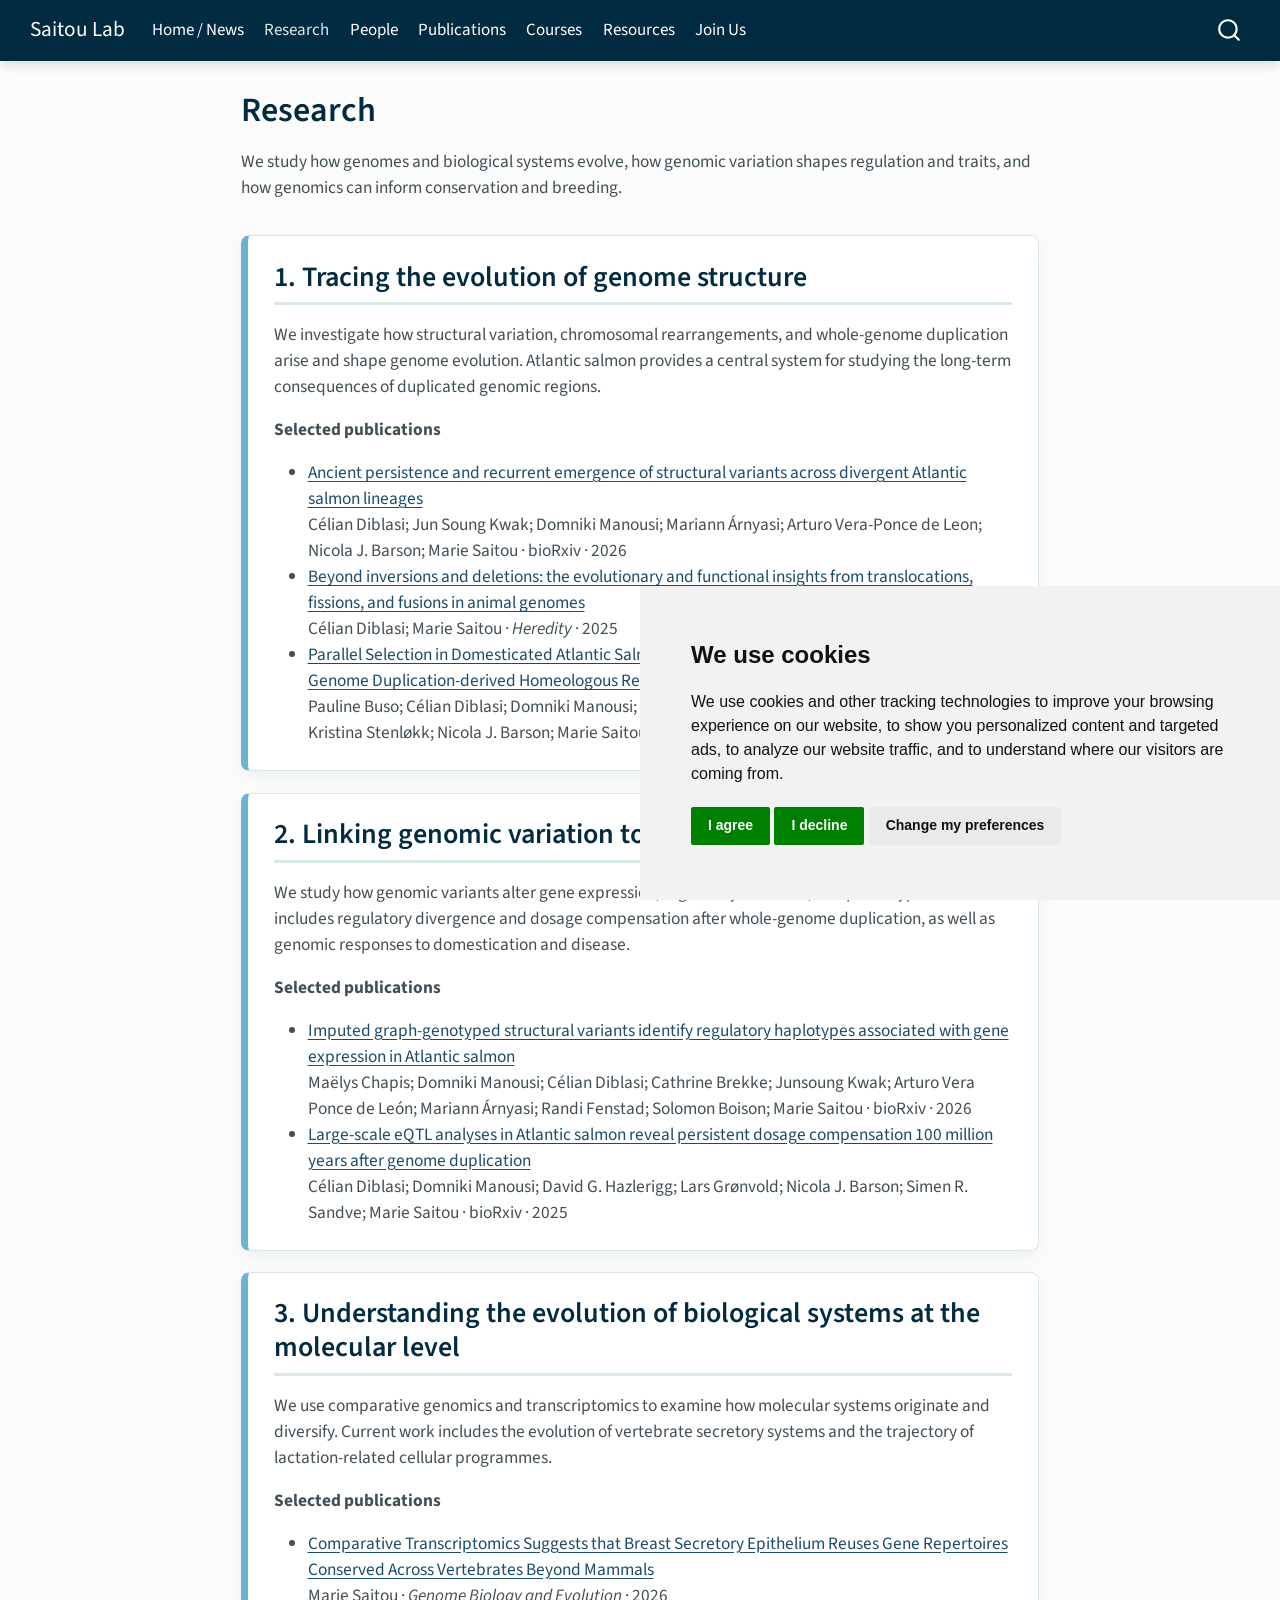
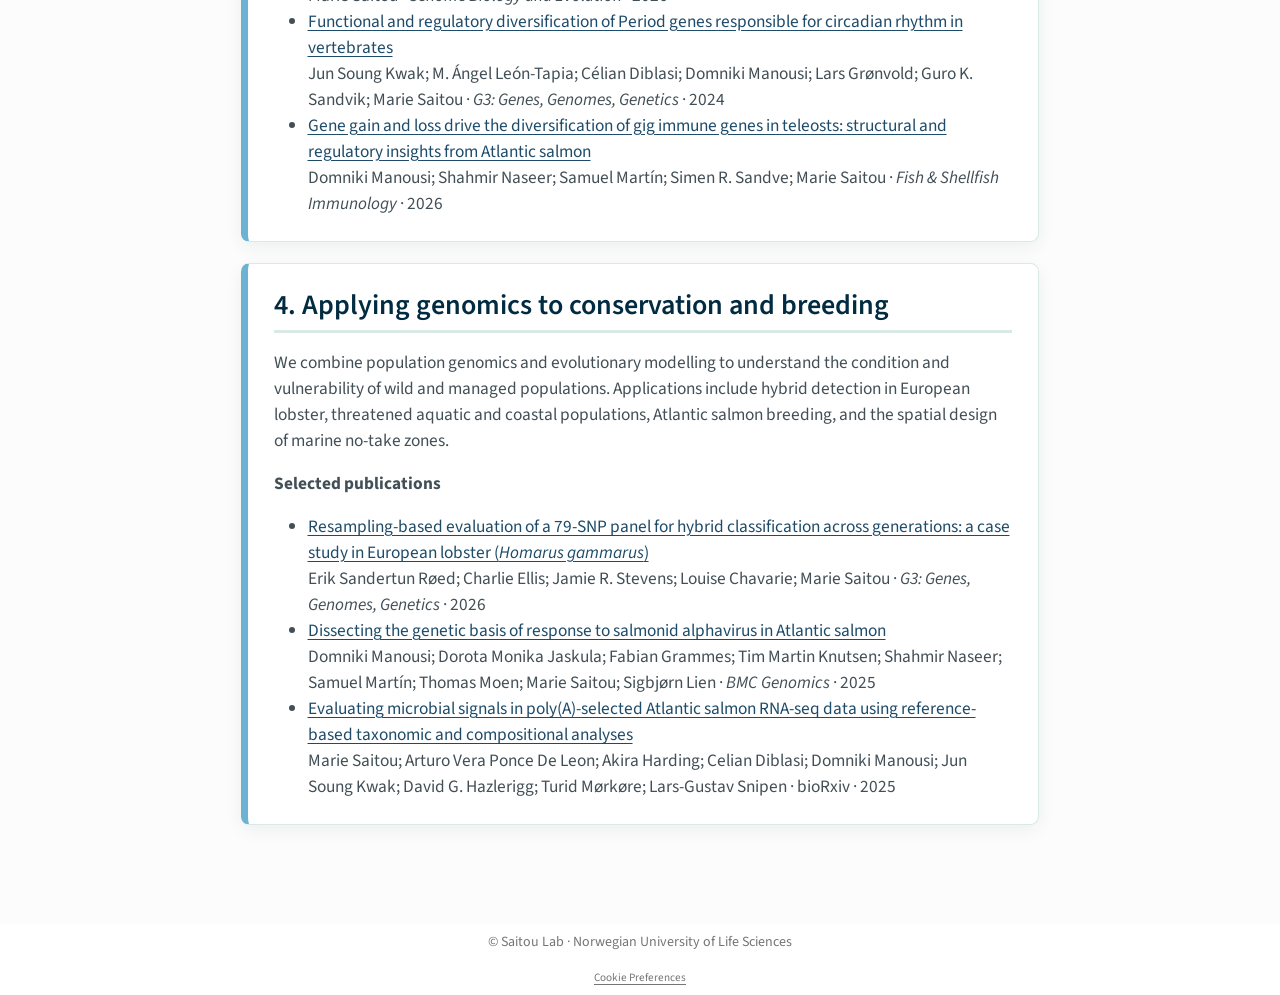
<file: research.html>
<!DOCTYPE html>
<html xmlns="http://www.w3.org/1999/xhtml" lang="en" xml:lang="en"><head>

<meta charset="utf-8">
<meta name="generator" content="quarto-1.11.9">

<meta name="viewport" content="width=device-width, initial-scale=1.0, user-scalable=yes">


<title>Research – Saitou Lab</title>
<style>
/* Default styles provided by pandoc.
** See https://pandoc.org/MANUAL.html#variables-for-html for config info.
*/
span.smallcaps{font-variant: small-caps;}
div.columns{display: flex; gap: 1.5em;}
div.column{flex: auto;}
@media screen {
div.columns{gap: min(4vw, 1.5em);}
div.column{overflow-x: auto;}
}
div.hanging-indent{margin-left: 1.5em; text-indent: -1.5em;}
ul.task-list{list-style: none;}
ul.task-list li input[type="checkbox"] {
  width: 0.8em;
  margin: 0 0.8em 0.2em -1em; /* quarto-specific, see https://github.com/quarto-dev/quarto-cli/issues/4556 */ 
  vertical-align: middle;
}
</style>


<script src="site_libs/quarto-nav/quarto-nav.js"></script>
<script src="site_libs/quarto-nav/headroom.min.js"></script>
<script src="site_libs/clipboard/clipboard.min.js"></script>
<script src="site_libs/quarto-search/autocomplete.umd.js"></script>
<script src="site_libs/quarto-search/fuse.min.js"></script>
<script src="site_libs/quarto-search/quarto-search.js"></script>
<meta name="quarto:offset" content="./">
<script src="site_libs/cookie-consent/cookie-consent.js"></script>
<link href="site_libs/cookie-consent/cookie-consent.css" rel="stylesheet">
<script src="site_libs/quarto-html/quarto.js" type="module"></script>
<script src="site_libs/quarto-html/tabsets/tabsets.js" type="module"></script>
<script src="site_libs/quarto-html/scrollable-regions/scrollable-regions.js" type="module"></script>
<script src="site_libs/quarto-html/popper.min.js"></script>
<script src="site_libs/quarto-html/tippy.umd.min.js"></script>
<script src="site_libs/quarto-html/anchor.min.js"></script>
<link href="site_libs/quarto-html/tippy.css" rel="stylesheet">
<link href="site_libs/quarto-html/quarto-syntax-highlighting-63b5708e65d6cd79cd7618c58d0c21e7.css" rel="stylesheet" id="quarto-text-highlighting-styles">
<script src="site_libs/bootstrap/bootstrap.min.js"></script>
<link href="site_libs/bootstrap/bootstrap-icons.css" rel="stylesheet">
<link href="site_libs/bootstrap/bootstrap-8d3ad9c781c51ccd60b292c95058b2c2.min.css" rel="stylesheet" append-hash="true" id="quarto-bootstrap" data-mode="light">
<script id="quarto-search-options" type="application/json">{
  "location": "navbar",
  "copy-button": false,
  "collapse-after": 3,
  "panel-placement": "end",
  "type": "overlay",
  "limit": 50,
  "keyboard-shortcut": [
    "f",
    "/",
    "s"
  ],
  "show-item-context": false,
  "language": {
    "search-no-results-text": "No results",
    "search-matching-documents-text": "matching documents",
    "search-copy-link-title": "Copy link to search",
    "search-hide-matches-text": "Hide additional matches",
    "search-more-match-text": "more match in this document",
    "search-more-matches-text": "more matches in this document",
    "search-clear-button-title": "Clear",
    "search-text-placeholder": "",
    "search-detached-cancel-button-title": "Cancel",
    "search-submit-button-title": "Submit",
    "search-label": "Search"
  }
}</script>
<script async="" src="https://www.googletagmanager.com/gtag/js?id=G-L3HV19CWBM"></script>

<script type="text/plain" cookie-consent="tracking">

window.dataLayer = window.dataLayer || [];
function gtag(){dataLayer.push(arguments);}
gtag('js', new Date());
gtag('config', 'G-L3HV19CWBM', { 'anonymize_ip': true});
</script>

<script type="text/javascript" charset="UTF-8">
document.addEventListener('DOMContentLoaded', function () {
cookieconsent.run({
  "notice_banner_type":"simple",
  "consent_type":"express",
  "palette":"light",
  "language":"en",
  "page_load_consent_levels":["strictly-necessary"],
  "notice_banner_reject_button_hide":false,
  "preferences_center_close_button_hide":false,
  "website_name":""
  ,
"language":"en"
  });
});
</script> 
  


<link rel="stylesheet" href="styles.css">
</head>

<body class="nav-fixed fullcontent quarto-light"><a id="quarto-skip-link" class="visually-hidden-focusable" href="#quarto-document-content">Skip to main content</a>

<div id="quarto-search-results"></div>
  <header id="quarto-header" class="headroom fixed-top">
    <nav class="navbar navbar-expand-lg " data-bs-theme="dark" aria-label="Site">
      <div class="navbar-container container-fluid">
      <div class="navbar-brand-container mx-auto">
    <a class="navbar-brand" href="./index.html">
    <span class="navbar-title">Saitou Lab</span>
    </a>
  </div>
          <button class="navbar-toggler" type="button" data-bs-toggle="collapse" data-bs-target="#navbarCollapse" aria-controls="navbarCollapse" aria-expanded="false" aria-label="Toggle navigation" onclick="if (window.quartoToggleHeadroom) { window.quartoToggleHeadroom(); }">
  <span class="navbar-toggler-icon"></span>
</button>
          <div class="collapse navbar-collapse" id="navbarCollapse">
            <ul class="navbar-nav navbar-nav-scroll me-auto">
  <li class="nav-item">
    <a class="nav-link" href="./index.html"> 
<span class="menu-text">Home / News</span></a>
  </li>  
  <li class="nav-item">
    <a class="nav-link active" href="./research.html" aria-current="page"> 
<span class="menu-text">Research</span></a>
  </li>  
  <li class="nav-item">
    <a class="nav-link" href="./people.html"> 
<span class="menu-text">People</span></a>
  </li>  
  <li class="nav-item">
    <a class="nav-link" href="./publications.html"> 
<span class="menu-text">Publications</span></a>
  </li>  
  <li class="nav-item">
    <a class="nav-link" href="./courses.html"> 
<span class="menu-text">Courses</span></a>
  </li>  
  <li class="nav-item">
    <a class="nav-link" href="./resources.html"> 
<span class="menu-text">Resources</span></a>
  </li>  
  <li class="nav-item">
    <a class="nav-link" href="./join.html"> 
<span class="menu-text">Join Us</span></a>
  </li>  
</ul>
          </div> <!-- /navcollapse -->
            <div class="quarto-navbar-tools">
</div>
            <div id="quarto-search" class="" title="Search"></div>
      </div> <!-- /container-fluid -->
    </nav>
</header>
<!-- content -->
<div id="quarto-content" class="quarto-container page-columns page-rows-contents page-layout-article page-navbar">
<!-- sidebar -->
<!-- margin-sidebar -->
    
<!-- main -->
<main class="content" id="quarto-document-content" tabindex="-1">

<header id="title-block-header" class="quarto-title-block default">
<div class="quarto-title">
<h1 class="title">Research</h1>
</div>



<div class="quarto-title-meta">

    
  
    
  </div>
  


</header>


<p>We study how genomes and biological systems evolve, how genomic variation shapes regulation and traits, and how genomics can inform conservation and breeding.</p>
<section id="tracing-the-evolution-of-genome-structure" class="level2 research-card">
<h2 class="anchored" data-anchor-id="tracing-the-evolution-of-genome-structure">1. Tracing the evolution of genome structure</h2>
<p>We investigate how structural variation, chromosomal rearrangements, and whole-genome duplication arise and shape genome evolution. Atlantic salmon provides a central system for studying the long-term consequences of duplicated genomic regions.</p>
<p><strong>Selected publications</strong></p>
<ul>
<li><a href="https://doi.org/10.64898/2026.05.25.727466">Ancient persistence and recurrent emergence of structural variants across divergent Atlantic salmon lineages</a><br>
Célian Diblasi; Jun Soung Kwak; Domniki Manousi; Mariann Árnyasi; Arturo Vera-Ponce de Leon; Nicola J. Barson; Marie Saitou · bioRxiv · 2026</li>
<li><a href="https://doi.org/10.1038/s41437-025-00785-7">Beyond inversions and deletions: the evolutionary and functional insights from translocations, fissions, and fusions in animal genomes</a><br>
Célian Diblasi; Marie Saitou · <em>Heredity</em> · 2025</li>
<li><a href="https://doi.org/10.1093/gbe/evaf063">Parallel Selection in Domesticated Atlantic Salmon from Divergent Founders Including on Whole-Genome Duplication-derived Homeologous Regions</a><br>
Pauline Buso; Célian Diblasi; Domniki Manousi; Jun Soung Kwak; Arturo Vera-Ponce de León; Kristina Stenløkk; Nicola J. Barson; Marie Saitou · <em>Genome Biology and Evolution</em> · 2025</li>
</ul>
</section>
<section id="linking-genomic-variation-to-gene-regulation-and-traits" class="level2 research-card">
<h2 class="anchored" data-anchor-id="linking-genomic-variation-to-gene-regulation-and-traits">2. Linking genomic variation to gene regulation and traits</h2>
<p>We study how genomic variants alter gene expression, regulatory networks, and phenotypes. This includes regulatory divergence and dosage compensation after whole-genome duplication, as well as genomic responses to domestication and disease.</p>
<p><strong>Selected publications</strong></p>
<ul>
<li><a href="https://doi.org/10.64898/2026.06.03.729980">Imputed graph-genotyped structural variants identify regulatory haplotypes associated with gene expression in Atlantic salmon</a><br>
Maëlys Chapis; Domniki Manousi; Célian Diblasi; Cathrine Brekke; Junsoung Kwak; Arturo Vera Ponce de León; Mariann Árnyasi; Randi Fenstad; Solomon Boison; Marie Saitou · bioRxiv · 2026</li>
<li><a href="https://doi.org/10.64898/2025.12.15.694296">Large-scale eQTL analyses in Atlantic salmon reveal persistent dosage compensation 100 million years after genome duplication</a><br>
Célian Diblasi; Domniki Manousi; David G. Hazlerigg; Lars Grønvold; Nicola J. Barson; Simen R. Sandve; Marie Saitou · bioRxiv · 2025</li>
</ul>
</section>
<section id="understanding-the-evolution-of-biological-systems-at-the-molecular-level" class="level2 research-card">
<h2 class="anchored" data-anchor-id="understanding-the-evolution-of-biological-systems-at-the-molecular-level">3. Understanding the evolution of biological systems at the molecular level</h2>
<p>We use comparative genomics and transcriptomics to examine how molecular systems originate and diversify. Current work includes the evolution of vertebrate secretory systems and the trajectory of lactation-related cellular programmes.</p>
<p><strong>Selected publications</strong></p>
<ul>
<li><a href="https://doi.org/10.1093/gbe/evag130">Comparative Transcriptomics Suggests that Breast Secretory Epithelium Reuses Gene Repertoires Conserved Across Vertebrates Beyond Mammals</a><br>
Marie Saitou · <em>Genome Biology and Evolution</em> · 2026</li>
<li><a href="https://doi.org/10.1093/g3journal/jkae162">Functional and regulatory diversification of Period genes responsible for circadian rhythm in vertebrates</a><br>
Jun Soung Kwak; M. Ángel León‐Tapia; Célian Diblasi; Domniki Manousi; Lars Grønvold; Guro K. Sandvik; Marie Saitou · <em>G3: Genes, Genomes, Genetics</em> · 2024</li>
<li><a href="https://doi.org/10.1016/j.fsi.2025.110975">Gene gain and loss drive the diversification of gig immune genes in teleosts: structural and regulatory insights from Atlantic salmon</a><br>
Domniki Manousi; Shahmir Naseer; Samuel Martín; Simen R. Sandve; Marie Saitou · <em>Fish &amp; Shellfish Immunology</em> · 2026</li>
</ul>
</section>
<section id="applying-genomics-to-conservation-and-breeding" class="level2 research-card">
<h2 class="anchored" data-anchor-id="applying-genomics-to-conservation-and-breeding">4. Applying genomics to conservation and breeding</h2>
<p>We combine population genomics and evolutionary modelling to understand the condition and vulnerability of wild and managed populations. Applications include hybrid detection in European lobster, threatened aquatic and coastal populations, Atlantic salmon breeding, and the spatial design of marine no-take zones.</p>
<p><strong>Selected publications</strong></p>
<ul>
<li><a href="https://doi.org/10.1093/g3journal/jkag206">Resampling-based evaluation of a 79-SNP panel for hybrid classification across generations: a case study in European lobster (<em>Homarus gammarus</em>)</a><br>
Erik Sandertun Røed; Charlie Ellis; Jamie R. Stevens; Louise Chavarie; Marie Saitou · <em>G3: Genes, Genomes, Genetics</em> · 2026</li>
<li><a href="https://doi.org/10.1186/s12864-025-11735-2">Dissecting the genetic basis of response to salmonid alphavirus in Atlantic salmon</a><br>
Domniki Manousi; Dorota Monika Jaskula; Fabian Grammes; Tim Martin Knutsen; Shahmir Naseer; Samuel Martín; Thomas Moen; Marie Saitou; Sigbjørn Lien · <em>BMC Genomics</em> · 2025</li>
<li><a href="https://doi.org/10.1101/2025.04.15.648526">Evaluating microbial signals in poly(A)-selected Atlantic salmon RNA-seq data using reference-based taxonomic and compositional analyses</a><br>
Marie Saitou; Arturo Vera Ponce De Leon; Akira Harding; Celian Diblasi; Domniki Manousi; Jun Soung Kwak; David G. Hazlerigg; Turid Mørkøre; Lars-Gustav Snipen · bioRxiv · 2025</li>
</ul>
</section>



</main> <!-- /main -->
<script id="quarto-html-after-body" type="application/javascript">
  window.document.addEventListener("DOMContentLoaded", function (event) {
    const icon = "";
    const anchorJS = new window.AnchorJS();
    anchorJS.options = {
      placement: 'right',
      icon: icon
    };
    anchorJS.add('.anchored');
    const isCodeAnnotation = (el) => {
      for (const clz of el.classList) {
        if (clz.startsWith('code-annotation-')) {                     
          return true;
        }
      }
      return false;
    }
    const onCopySuccess = function(e) {
      // button target
      const button = e.trigger;
      // don't keep focus
      button.blur();
      // flash "checked"
      button.classList.add('code-copy-button-checked');
      var currentTitle = button.getAttribute("title");
      button.setAttribute("title", "Copied!");
      let tooltip;
      if (window.bootstrap) {
        button.setAttribute("data-bs-toggle", "tooltip");
        button.setAttribute("data-bs-placement", "left");
        button.setAttribute("data-bs-title", "Copied!");
        tooltip = new bootstrap.Tooltip(button, 
          { trigger: "manual", 
            customClass: "code-copy-button-tooltip",
            offset: [0, -8]});
        tooltip.show();    
      }
      setTimeout(function() {
        if (tooltip) {
          tooltip.hide();
          button.removeAttribute("data-bs-title");
          button.removeAttribute("data-bs-toggle");
          button.removeAttribute("data-bs-placement");
        }
        button.setAttribute("title", currentTitle);
        button.classList.remove('code-copy-button-checked');
      }, 1000);
      // clear code selection
      e.clearSelection();
    }
    const getTextToCopy = function(trigger) {
      const outerScaffold = trigger.parentElement.cloneNode(true);
      const codeEl = outerScaffold.querySelector('code');
      for (const childEl of codeEl.children) {
        if (isCodeAnnotation(childEl)) {
          childEl.remove();
        }
      }
      return codeEl.innerText;
    }
    const clipboard = new window.ClipboardJS('.code-copy-button:not([data-in-quarto-modal])', {
      text: getTextToCopy
    });
    clipboard.on('success', onCopySuccess);
    if (window.document.getElementById('quarto-embedded-source-code-modal')) {
      const clipboardModal = new window.ClipboardJS('.code-copy-button[data-in-quarto-modal]', {
        text: getTextToCopy,
        container: window.document.getElementById('quarto-embedded-source-code-modal')
      });
      clipboardModal.on('success', onCopySuccess);
    }
      var localhostRegex = new RegExp(/^(?:http|https):\/\/localhost\:?[0-9]*\//);
      var mailtoRegex = new RegExp(/^mailto:/);
        var filterRegex = new RegExp('/' + window.location.host + '/');
      const newWindowLabel = "(opens in a new tab)";
      const newWindowNoteId = "quarto-ext-newwindow-label";
      // Links reference one hidden label through aria-describedby, so the
      // announcement never changes their accessible name.
      var describeNewWindow = (link) => {
        if (!window.document.getElementById(newWindowNoteId)) {
          var newWindowNote = window.document.createElement("span");
          newWindowNote.id = newWindowNoteId;
          newWindowNote.hidden = true;
          newWindowNote.textContent = newWindowLabel;
          window.document.body.appendChild(newWindowNote);
        }
        var describedBy = (link.getAttribute("aria-describedby") || "").split(/\s+/).filter(Boolean);
        if (!describedBy.includes(newWindowNoteId)) {
          describedBy.push(newWindowNoteId);
          link.setAttribute("aria-describedby", describedBy.join(" "));
        }
      }
      var isInternal = (href) => {
          return filterRegex.test(href) || localhostRegex.test(href) || mailtoRegex.test(href);
      }
      // Inspect non-navigation links and adorn them if external
      window.quartoDecorateExternalLinks = function (root) {
     var links = (root || window.document).querySelectorAll('a[href]:not(.nav-link):not(.navbar-brand):not(.toc-action):not(.sidebar-link):not(.sidebar-item-toggle):not(.pagination-link):not(.no-external):not([aria-hidden]):not(.dropdown-item):not(.quarto-navigation-tool):not(.about-link)');
      for (var i=0; i<links.length; i++) {
        const link = links[i];
        if (!isInternal(link.href)) {
          // undo the damage that might have been done by quarto-nav.js in the case of
          // links that we want to consider external
          if (link.dataset.originalHref !== undefined) {
            link.href = link.dataset.originalHref;
          }
            // target, if specified
            link.setAttribute("target", "_blank");
            if (link.getAttribute("rel") === null) {
              link.setAttribute("rel", "noopener");
            }
            describeNewWindow(link);
          if (!link.classList.contains('no-external-icon')) {
          }
        }
      }
      };
      window.quartoDecorateExternalLinks(window.document);
    // Esc closes the popup (WCAG 1.4.13) and focus leaving both trigger and
    // popup closes it (WCAG 2.4.11); tippy handles neither for interactive popups.
    const hideOnEscAndFocusOut = {
      name: 'hideOnEscAndFocusOut',
      defaultValue: true,
      fn(instance) {
        const dismiss = () => {
          // A show scheduled by the trigger delay would otherwise reopen it
          instance.clearDelayTimeouts();
          instance.hide();
        };
        const onKeyDown = (event) => {
          if (event.key !== 'Escape') {
            return;
          }
          // Keep Esc from also reaching page handlers (e.g. reveal.js overview),
          // except an open reveal.js slide menu, which Esc should close too.
          // The menu handles keys only when its keyboard option is on.
          const menuHandlesEsc = window.Reveal?.getPlugin?.('menu')?.isOpen() &&
            window.Reveal.getConfig().menu?.keyboard !== false;
          if (!menuHandlesEsc) {
            event.stopPropagation();
          }
          if (instance.popper.contains(window.document.activeElement)) {
            // Disabled while refocusing so the focus trigger does not reopen it
            instance.disable();
            instance.reference.focus();
            instance.enable();
          }
          dismiss();
        };
        const onFocusOut = (event) => {
          const target = event.relatedTarget;
          if (target && !instance.reference.contains(target) &&
              !instance.popper.contains(target)) {
            dismiss();
          }
        };
        // On the trigger too: a click trigger (code-annotations: select) has no
        // blur handling. Attached for the instance's lifetime so leaving the
        // trigger also cancels a show still pending on the trigger delay.
        instance.reference.addEventListener('focusout', onFocusOut);
        return {
          onShow() {
            window.document.addEventListener('keydown', onKeyDown, true);
            instance.popper.addEventListener('focusout', onFocusOut);
          },
          onHide() {
            window.document.removeEventListener('keydown', onKeyDown, true);
            instance.popper.removeEventListener('focusout', onFocusOut);
          },
          onDestroy() {
            instance.reference.removeEventListener('focusout', onFocusOut);
          },
        };
      },
    };
    function tippyHover(el, contentFn, onTriggerFn, onUntriggerFn) {
      const config = {
        allowHTML: true,
        maxWidth: 500,
        delay: 100,
        arrow: false,
        appendTo: function(el) {
            return el.parentElement;
        },
        interactive: true,
        interactiveBorder: 10,
        theme: 'quarto',
        placement: 'bottom-start',
        plugins: [hideOnEscAndFocusOut],
      };
      if (contentFn) {
        config.content = contentFn;
      }
      if (onTriggerFn) {
        config.onTrigger = onTriggerFn;
      }
      if (onUntriggerFn) {
        config.onUntrigger = onUntriggerFn;
      }
      window.tippy(el, config); 
    }
    const noterefs = window.document.querySelectorAll('a[role="doc-noteref"]');
    for (var i=0; i<noterefs.length; i++) {
      const ref = noterefs[i];
      tippyHover(ref, function() {
        // use id or data attribute instead here
        let href = ref.getAttribute('data-footnote-href') || ref.getAttribute('href');
        try { href = new URL(href).hash; } catch {}
        const id = href.replace(/^#\/?/, "");
        const note = window.document.getElementById(id);
        if (note) {
          return note.innerHTML;
        } else {
          return "";
        }
      });
    }
    const xrefs = window.document.querySelectorAll('a.quarto-xref');
    const processXRef = (id, note) => {
      // Strip column container classes
      const stripColumnClz = (el) => {
        el.classList.remove("page-full", "page-columns");
        if (el.children) {
          for (const child of el.children) {
            stripColumnClz(child);
          }
        }
      }
      stripColumnClz(note)
      if (id === null || id.startsWith('sec-')) {
        // Special case sections, only their first couple elements
        const container = document.createElement("div");
        if (note.children && note.children.length > 2) {
          container.appendChild(note.children[0].cloneNode(true));
          for (let i = 1; i < note.children.length; i++) {
            const child = note.children[i];
            if (child.tagName === "P" && child.innerText === "") {
              continue;
            } else {
              container.appendChild(child.cloneNode(true));
              break;
            }
          }
          if (window.Quarto?.typesetMath) {
            window.Quarto.typesetMath(container);
          }
          return container.innerHTML
        } else {
          if (window.Quarto?.typesetMath) {
            window.Quarto.typesetMath(note);
          }
          return note.innerHTML;
        }
      } else {
        // Remove any anchor links if they are present
        const anchorLink = note.querySelector('a.anchorjs-link');
        if (anchorLink) {
          anchorLink.remove();
        }
        if (window.Quarto?.typesetMath) {
          window.Quarto.typesetMath(note);
        }
        if (note.classList.contains("callout")) {
          return note.outerHTML;
        } else {
          return note.innerHTML;
        }
      }
    }
    for (var i=0; i<xrefs.length; i++) {
      const xref = xrefs[i];
      tippyHover(xref, undefined, function(instance) {
        instance.disable();
        let url = xref.getAttribute('href');
        let hash = undefined; 
        if (url.startsWith('#')) {
          hash = url;
        } else {
          try { hash = new URL(url).hash; } catch {}
        }
        if (hash) {
          const id = hash.replace(/^#\/?/, "");
          const note = window.document.getElementById(id);
          if (note !== null) {
            try {
              const html = processXRef(id, note.cloneNode(true));
              instance.setContent(html);
            } finally {
              instance.enable();
              instance.show();
            }
          } else {
            // See if we can fetch this
            fetch(url.split('#')[0])
            .then(res => res.text())
            .then(html => {
              const parser = new DOMParser();
              const htmlDoc = parser.parseFromString(html, "text/html");
              const note = htmlDoc.getElementById(id);
              if (note !== null) {
                const html = processXRef(id, note);
                instance.setContent(html);
              } 
            }).finally(() => {
              instance.enable();
              instance.show();
            });
          }
        } else {
          // See if we can fetch a full url (with no hash to target)
          // This is a special case and we should probably do some content thinning / targeting
          fetch(url)
          .then(res => res.text())
          .then(html => {
            const parser = new DOMParser();
            const htmlDoc = parser.parseFromString(html, "text/html");
            const note = htmlDoc.querySelector('main.content');
            if (note !== null) {
              // This should only happen for chapter cross references
              // (since there is no id in the URL)
              // remove the first header
              if (note.children.length > 0 && note.children[0].tagName === "HEADER") {
                note.children[0].remove();
              }
              const html = processXRef(null, note);
              instance.setContent(html);
            } 
          }).finally(() => {
            instance.enable();
            instance.show();
          });
        }
      }, function(instance) {
      });
    }
        let selectedAnnoteEl;
        const selectorForAnnotation = ( cell, annotation) => {
          let cellAttr = 'data-code-cell="' + cell + '"';
          let lineAttr = 'data-code-annotation="' +  annotation + '"';
          const selector = 'span[' + cellAttr + '][' + lineAttr + ']';
          return selector;
        }
        const selectCodeLines = (annoteEl) => {
          const doc = window.document;
          const targetCell = annoteEl.getAttribute("data-target-cell");
          const targetAnnotation = annoteEl.getAttribute("data-target-annotation");
          const annoteSpan = window.document.querySelector(selectorForAnnotation(targetCell, targetAnnotation));
          const lines = annoteSpan.getAttribute("data-code-lines").split(",");
          const lineIds = lines.map((line) => {
            return targetCell + "-" + line;
          })
          // Each band is positioned against its own containing block, which is
          // not the offsetParent of the lines, so place it from client rects.
          const placeBand = (band, firstEl, lastEl, codeBlock) => {
            const container = band.offsetParent;
            if (container === null) {
              return;
            }
            const containerRect = container.getBoundingClientRect();
            // Reveal.js scales slides with a transform, so convert client
            // pixels back to the CSS pixels of the container.
            const scale = containerRect.height / container.offsetHeight || 1;
            const firstRect = firstEl.getBoundingClientRect();
            const lastRect = lastEl.getBoundingClientRect();
            const top = (firstRect.top - containerRect.top) / scale - container.clientTop + container.scrollTop;
            const height = (lastRect.bottom - firstRect.top) / scale;
            band.style.top = top - 2 + "px";
            band.style.height = height + 4 + "px";
            if (codeBlock) {
              // Without the copy button wrapper, the containing block is wider
              // than the code block, so span the code block explicitly.
              const blockRect = codeBlock.getBoundingClientRect();
              band.style.left = (blockRect.left - containerRect.left) / scale - container.clientLeft + container.scrollLeft + "px";
              band.style.width = blockRect.width / scale + "px";
            }
          };
          if (lineIds.length > 0) {
            const el = window.document.getElementById(lineIds[0]);
            const lastEl = window.document.getElementById(lineIds[lineIds.length - 1]);
            const parent = el.parentElement.parentElement;
            // cook up a div (if necessary) and position it
            let div = window.document.getElementById("code-annotation-line-highlight");
            if (div === null) {
              div = window.document.createElement("div");
              div.setAttribute("id", "code-annotation-line-highlight");
              div.style.position = 'absolute';
              parent.appendChild(div);
            }
            placeBand(div, el, lastEl, parent.closest("div.sourceCode") || parent);
            let gutterDiv = window.document.getElementById("code-annotation-line-highlight-gutter");
            if (gutterDiv === null) {
              gutterDiv = window.document.createElement("div");
              gutterDiv.setAttribute("id", "code-annotation-line-highlight-gutter");
              gutterDiv.style.position = 'absolute';
              const codeCell = window.document.getElementById(targetCell);
              const gutter = codeCell.querySelector('.code-annotation-gutter');
              gutter.appendChild(gutterDiv);
            }
            placeBand(gutterDiv, el, lastEl);
            selectedAnnoteEl = annoteEl;
          }
        };
        const unselectCodeLines = () => {
          const elementsIds = ["code-annotation-line-highlight", "code-annotation-line-highlight-gutter"];
          elementsIds.forEach((elId) => {
            const div = window.document.getElementById(elId);
            if (div) {
              div.remove();
            }
          });
          selectedAnnoteEl = undefined;
        };
          // Handle positioning of the toggle
      window.addEventListener(
        "resize",
        throttle(() => {
          elRect = undefined;
          if (selectedAnnoteEl) {
            selectCodeLines(selectedAnnoteEl);
          }
        }, 10)
      );
      function throttle(fn, ms) {
      let throttle = false;
      let timer;
        return (...args) => {
          if(!throttle) { // first call gets through
              fn.apply(this, args);
              throttle = true;
          } else { // all the others get throttled
              if(timer) clearTimeout(timer); // cancel #2
              timer = setTimeout(() => {
                fn.apply(this, args);
                timer = throttle = false;
              }, ms);
          }
        };
      }
        // Attach click handler to the DT
        const annoteDls = window.document.querySelectorAll('dt[data-target-cell]');
        for (const annoteDlNode of annoteDls) {
          annoteDlNode.addEventListener('click', (event) => {
            const clickedEl = event.target;
            if (clickedEl !== selectedAnnoteEl) {
              unselectCodeLines();
              const activeEl = window.document.querySelector('dt[data-target-cell].code-annotation-active');
              if (activeEl) {
                activeEl.classList.remove('code-annotation-active');
              }
              selectCodeLines(clickedEl);
              clickedEl.classList.add('code-annotation-active');
            } else {
              // Unselect the line
              unselectCodeLines();
              clickedEl.classList.remove('code-annotation-active');
            }
          });
        }
    const findCites = (el) => {
      const parentEl = el.parentElement;
      if (parentEl) {
        const cites = parentEl.dataset.cites;
        if (cites) {
          return {
            el,
            cites: cites.split(' ')
          };
        } else {
          return findCites(el.parentElement)
        }
      } else {
        return undefined;
      }
    };
    var bibliorefs = window.document.querySelectorAll('a[role="doc-biblioref"]');
    for (var i=0; i<bibliorefs.length; i++) {
      const ref = bibliorefs[i];
      const citeInfo = findCites(ref);
      if (citeInfo) {
        tippyHover(citeInfo.el, function() {
          var popup = window.document.createElement('div');
          citeInfo.cites.forEach(function(cite) {
            var citeDiv = window.document.createElement('div');
            citeDiv.classList.add('hanging-indent');
            citeDiv.classList.add('csl-entry');
            var biblioDiv = window.document.getElementById('ref-' + cite);
            if (biblioDiv) {
              citeDiv.innerHTML = biblioDiv.innerHTML;
            }
            popup.appendChild(citeDiv);
          });
          return popup.innerHTML;
        });
      }
    }
  });
  </script>
  <script type="application/javascript">
  window.quartoScrollableRegionsLabels = {"code":"Scrollable code","output":"Scrollable output"};
  </script>
</div> <!-- /content -->
<footer class="footer">
  <div class="nav-footer">
    <div class="nav-footer-left">
      &nbsp;
    </div>   
    <div class="nav-footer-center">
<p>© Saitou Lab · Norwegian University of Life Sciences</p>
<div class="cookie-consent-footer"><a href="#" id="open_preferences_center">Cookie Preferences</a></div></div>
    <div class="nav-footer-right">
      &nbsp;
    </div>
  </div>
</footer>




</body></html>
</file>
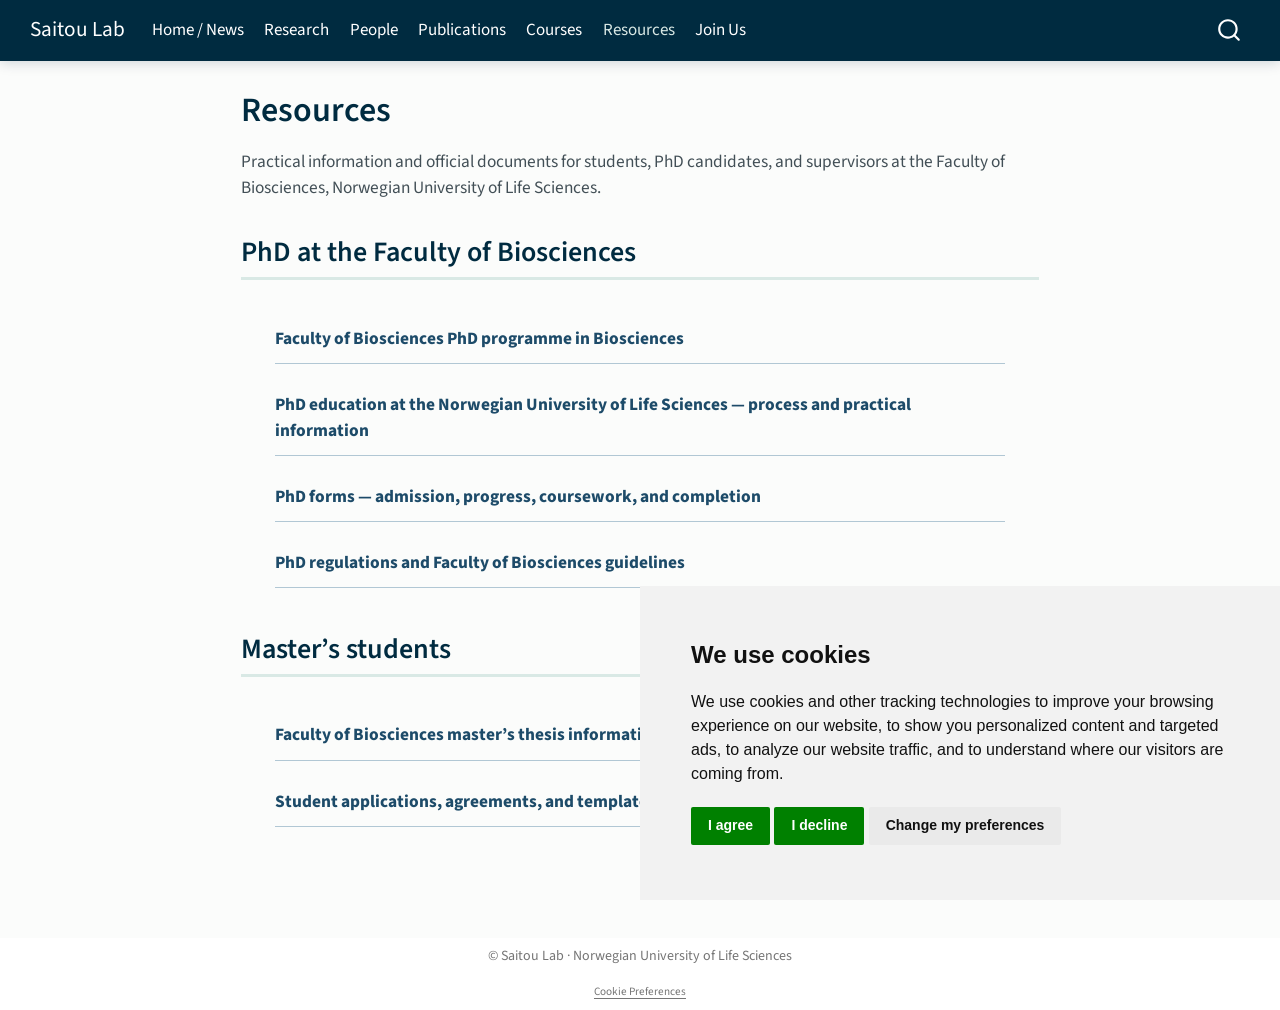
<file: resources.html>
<!DOCTYPE html>
<html xmlns="http://www.w3.org/1999/xhtml" lang="en" xml:lang="en"><head>

<meta charset="utf-8">
<meta name="generator" content="quarto-1.11.9">

<meta name="viewport" content="width=device-width, initial-scale=1.0, user-scalable=yes">


<title>Resources – Saitou Lab</title>
<style>
/* Default styles provided by pandoc.
** See https://pandoc.org/MANUAL.html#variables-for-html for config info.
*/
span.smallcaps{font-variant: small-caps;}
div.columns{display: flex; gap: 1.5em;}
div.column{flex: auto;}
@media screen {
div.columns{gap: min(4vw, 1.5em);}
div.column{overflow-x: auto;}
}
div.hanging-indent{margin-left: 1.5em; text-indent: -1.5em;}
ul.task-list{list-style: none;}
ul.task-list li input[type="checkbox"] {
  width: 0.8em;
  margin: 0 0.8em 0.2em -1em; /* quarto-specific, see https://github.com/quarto-dev/quarto-cli/issues/4556 */ 
  vertical-align: middle;
}
</style>


<script src="site_libs/quarto-nav/quarto-nav.js"></script>
<script src="site_libs/quarto-nav/headroom.min.js"></script>
<script src="site_libs/clipboard/clipboard.min.js"></script>
<script src="site_libs/quarto-search/autocomplete.umd.js"></script>
<script src="site_libs/quarto-search/fuse.min.js"></script>
<script src="site_libs/quarto-search/quarto-search.js"></script>
<meta name="quarto:offset" content="./">
<script src="site_libs/cookie-consent/cookie-consent.js"></script>
<link href="site_libs/cookie-consent/cookie-consent.css" rel="stylesheet">
<script src="site_libs/quarto-html/quarto.js" type="module"></script>
<script src="site_libs/quarto-html/tabsets/tabsets.js" type="module"></script>
<script src="site_libs/quarto-html/scrollable-regions/scrollable-regions.js" type="module"></script>
<script src="site_libs/quarto-html/popper.min.js"></script>
<script src="site_libs/quarto-html/tippy.umd.min.js"></script>
<script src="site_libs/quarto-html/anchor.min.js"></script>
<link href="site_libs/quarto-html/tippy.css" rel="stylesheet">
<link href="site_libs/quarto-html/quarto-syntax-highlighting-63b5708e65d6cd79cd7618c58d0c21e7.css" rel="stylesheet" id="quarto-text-highlighting-styles">
<script src="site_libs/bootstrap/bootstrap.min.js"></script>
<link href="site_libs/bootstrap/bootstrap-icons.css" rel="stylesheet">
<link href="site_libs/bootstrap/bootstrap-8d3ad9c781c51ccd60b292c95058b2c2.min.css" rel="stylesheet" append-hash="true" id="quarto-bootstrap" data-mode="light">
<script id="quarto-search-options" type="application/json">{
  "location": "navbar",
  "copy-button": false,
  "collapse-after": 3,
  "panel-placement": "end",
  "type": "overlay",
  "limit": 50,
  "keyboard-shortcut": [
    "f",
    "/",
    "s"
  ],
  "show-item-context": false,
  "language": {
    "search-no-results-text": "No results",
    "search-matching-documents-text": "matching documents",
    "search-copy-link-title": "Copy link to search",
    "search-hide-matches-text": "Hide additional matches",
    "search-more-match-text": "more match in this document",
    "search-more-matches-text": "more matches in this document",
    "search-clear-button-title": "Clear",
    "search-text-placeholder": "",
    "search-detached-cancel-button-title": "Cancel",
    "search-submit-button-title": "Submit",
    "search-label": "Search"
  }
}</script>
<script async="" src="https://www.googletagmanager.com/gtag/js?id=G-L3HV19CWBM"></script>

<script type="text/plain" cookie-consent="tracking">

window.dataLayer = window.dataLayer || [];
function gtag(){dataLayer.push(arguments);}
gtag('js', new Date());
gtag('config', 'G-L3HV19CWBM', { 'anonymize_ip': true});
</script>

<script type="text/javascript" charset="UTF-8">
document.addEventListener('DOMContentLoaded', function () {
cookieconsent.run({
  "notice_banner_type":"simple",
  "consent_type":"express",
  "palette":"light",
  "language":"en",
  "page_load_consent_levels":["strictly-necessary"],
  "notice_banner_reject_button_hide":false,
  "preferences_center_close_button_hide":false,
  "website_name":""
  ,
"language":"en"
  });
});
</script> 
  


<link rel="stylesheet" href="styles.css">
</head>

<body class="nav-fixed fullcontent quarto-light"><a id="quarto-skip-link" class="visually-hidden-focusable" href="#quarto-document-content">Skip to main content</a>

<div id="quarto-search-results"></div>
  <header id="quarto-header" class="headroom fixed-top">
    <nav class="navbar navbar-expand-lg " data-bs-theme="dark" aria-label="Site">
      <div class="navbar-container container-fluid">
      <div class="navbar-brand-container mx-auto">
    <a class="navbar-brand" href="./index.html">
    <span class="navbar-title">Saitou Lab</span>
    </a>
  </div>
          <button class="navbar-toggler" type="button" data-bs-toggle="collapse" data-bs-target="#navbarCollapse" aria-controls="navbarCollapse" aria-expanded="false" aria-label="Toggle navigation" onclick="if (window.quartoToggleHeadroom) { window.quartoToggleHeadroom(); }">
  <span class="navbar-toggler-icon"></span>
</button>
          <div class="collapse navbar-collapse" id="navbarCollapse">
            <ul class="navbar-nav navbar-nav-scroll me-auto">
  <li class="nav-item">
    <a class="nav-link" href="./index.html"> 
<span class="menu-text">Home / News</span></a>
  </li>  
  <li class="nav-item">
    <a class="nav-link" href="./research.html"> 
<span class="menu-text">Research</span></a>
  </li>  
  <li class="nav-item">
    <a class="nav-link" href="./people.html"> 
<span class="menu-text">People</span></a>
  </li>  
  <li class="nav-item">
    <a class="nav-link" href="./publications.html"> 
<span class="menu-text">Publications</span></a>
  </li>  
  <li class="nav-item">
    <a class="nav-link" href="./courses.html"> 
<span class="menu-text">Courses</span></a>
  </li>  
  <li class="nav-item">
    <a class="nav-link active" href="./resources.html" aria-current="page"> 
<span class="menu-text">Resources</span></a>
  </li>  
  <li class="nav-item">
    <a class="nav-link" href="./join.html"> 
<span class="menu-text">Join Us</span></a>
  </li>  
</ul>
          </div> <!-- /navcollapse -->
            <div class="quarto-navbar-tools">
</div>
            <div id="quarto-search" class="" title="Search"></div>
      </div> <!-- /container-fluid -->
    </nav>
</header>
<!-- content -->
<div id="quarto-content" class="quarto-container page-columns page-rows-contents page-layout-article page-navbar">
<!-- sidebar -->
<!-- margin-sidebar -->
    
<!-- main -->
<main class="content" id="quarto-document-content" tabindex="-1">

<header id="title-block-header" class="quarto-title-block default">
<div class="quarto-title">
<h1 class="title">Resources</h1>
</div>



<div class="quarto-title-meta">

    
  
    
  </div>
  


</header>


<p>Practical information and official documents for students, PhD candidates, and supervisors at the Faculty of Biosciences, Norwegian University of Life Sciences.</p>
<section id="phd-at-the-faculty-of-biosciences" class="level2">
<h2 class="anchored" data-anchor-id="phd-at-the-faculty-of-biosciences">PhD at the Faculty of Biosciences</h2>
<div class="resource-links administrative-resources">
<p><a href="https://www.nmbu.no/en/studies/phd/biosciences" class="resource-card">Faculty of Biosciences PhD programme in Biosciences</a></p>
<p><a href="https://www.nmbu.no/en/research/phd-education" class="resource-card">PhD education at the Norwegian University of Life Sciences — process and practical information</a></p>
<p><a href="https://www.nmbu.no/en/research/forms-phd-education" class="resource-card">PhD forms — admission, progress, coursework, and completion</a></p>
<p><a href="https://www.nmbu.no/en/research/regulations-and-guidelines-doctoral-degrees-nmbu" class="resource-card">PhD regulations and Faculty of Biosciences guidelines</a></p>
</div>
</section>
<section id="masters-students" class="level2">
<h2 class="anchored" data-anchor-id="masters-students">Master’s students</h2>
<div class="resource-links administrative-resources">
<p><a href="https://www.nmbu.no/en/faculties/faculty-biosciences/masters-student-biovit" class="resource-card">Faculty of Biosciences master’s thesis information</a></p>
<p><a href="https://www.nmbu.no/en/students/applications-agreements-and-templates-students" class="resource-card">Student applications, agreements, and templates</a></p>
</div>


</section>

</main> <!-- /main -->
<script id="quarto-html-after-body" type="application/javascript">
  window.document.addEventListener("DOMContentLoaded", function (event) {
    const icon = "";
    const anchorJS = new window.AnchorJS();
    anchorJS.options = {
      placement: 'right',
      icon: icon
    };
    anchorJS.add('.anchored');
    const isCodeAnnotation = (el) => {
      for (const clz of el.classList) {
        if (clz.startsWith('code-annotation-')) {                     
          return true;
        }
      }
      return false;
    }
    const onCopySuccess = function(e) {
      // button target
      const button = e.trigger;
      // don't keep focus
      button.blur();
      // flash "checked"
      button.classList.add('code-copy-button-checked');
      var currentTitle = button.getAttribute("title");
      button.setAttribute("title", "Copied!");
      let tooltip;
      if (window.bootstrap) {
        button.setAttribute("data-bs-toggle", "tooltip");
        button.setAttribute("data-bs-placement", "left");
        button.setAttribute("data-bs-title", "Copied!");
        tooltip = new bootstrap.Tooltip(button, 
          { trigger: "manual", 
            customClass: "code-copy-button-tooltip",
            offset: [0, -8]});
        tooltip.show();    
      }
      setTimeout(function() {
        if (tooltip) {
          tooltip.hide();
          button.removeAttribute("data-bs-title");
          button.removeAttribute("data-bs-toggle");
          button.removeAttribute("data-bs-placement");
        }
        button.setAttribute("title", currentTitle);
        button.classList.remove('code-copy-button-checked');
      }, 1000);
      // clear code selection
      e.clearSelection();
    }
    const getTextToCopy = function(trigger) {
      const outerScaffold = trigger.parentElement.cloneNode(true);
      const codeEl = outerScaffold.querySelector('code');
      for (const childEl of codeEl.children) {
        if (isCodeAnnotation(childEl)) {
          childEl.remove();
        }
      }
      return codeEl.innerText;
    }
    const clipboard = new window.ClipboardJS('.code-copy-button:not([data-in-quarto-modal])', {
      text: getTextToCopy
    });
    clipboard.on('success', onCopySuccess);
    if (window.document.getElementById('quarto-embedded-source-code-modal')) {
      const clipboardModal = new window.ClipboardJS('.code-copy-button[data-in-quarto-modal]', {
        text: getTextToCopy,
        container: window.document.getElementById('quarto-embedded-source-code-modal')
      });
      clipboardModal.on('success', onCopySuccess);
    }
      var localhostRegex = new RegExp(/^(?:http|https):\/\/localhost\:?[0-9]*\//);
      var mailtoRegex = new RegExp(/^mailto:/);
        var filterRegex = new RegExp('/' + window.location.host + '/');
      const newWindowLabel = "(opens in a new tab)";
      const newWindowNoteId = "quarto-ext-newwindow-label";
      // Links reference one hidden label through aria-describedby, so the
      // announcement never changes their accessible name.
      var describeNewWindow = (link) => {
        if (!window.document.getElementById(newWindowNoteId)) {
          var newWindowNote = window.document.createElement("span");
          newWindowNote.id = newWindowNoteId;
          newWindowNote.hidden = true;
          newWindowNote.textContent = newWindowLabel;
          window.document.body.appendChild(newWindowNote);
        }
        var describedBy = (link.getAttribute("aria-describedby") || "").split(/\s+/).filter(Boolean);
        if (!describedBy.includes(newWindowNoteId)) {
          describedBy.push(newWindowNoteId);
          link.setAttribute("aria-describedby", describedBy.join(" "));
        }
      }
      var isInternal = (href) => {
          return filterRegex.test(href) || localhostRegex.test(href) || mailtoRegex.test(href);
      }
      // Inspect non-navigation links and adorn them if external
      window.quartoDecorateExternalLinks = function (root) {
     var links = (root || window.document).querySelectorAll('a[href]:not(.nav-link):not(.navbar-brand):not(.toc-action):not(.sidebar-link):not(.sidebar-item-toggle):not(.pagination-link):not(.no-external):not([aria-hidden]):not(.dropdown-item):not(.quarto-navigation-tool):not(.about-link)');
      for (var i=0; i<links.length; i++) {
        const link = links[i];
        if (!isInternal(link.href)) {
          // undo the damage that might have been done by quarto-nav.js in the case of
          // links that we want to consider external
          if (link.dataset.originalHref !== undefined) {
            link.href = link.dataset.originalHref;
          }
            // target, if specified
            link.setAttribute("target", "_blank");
            if (link.getAttribute("rel") === null) {
              link.setAttribute("rel", "noopener");
            }
            describeNewWindow(link);
          if (!link.classList.contains('no-external-icon')) {
          }
        }
      }
      };
      window.quartoDecorateExternalLinks(window.document);
    // Esc closes the popup (WCAG 1.4.13) and focus leaving both trigger and
    // popup closes it (WCAG 2.4.11); tippy handles neither for interactive popups.
    const hideOnEscAndFocusOut = {
      name: 'hideOnEscAndFocusOut',
      defaultValue: true,
      fn(instance) {
        const dismiss = () => {
          // A show scheduled by the trigger delay would otherwise reopen it
          instance.clearDelayTimeouts();
          instance.hide();
        };
        const onKeyDown = (event) => {
          if (event.key !== 'Escape') {
            return;
          }
          // Keep Esc from also reaching page handlers (e.g. reveal.js overview),
          // except an open reveal.js slide menu, which Esc should close too.
          // The menu handles keys only when its keyboard option is on.
          const menuHandlesEsc = window.Reveal?.getPlugin?.('menu')?.isOpen() &&
            window.Reveal.getConfig().menu?.keyboard !== false;
          if (!menuHandlesEsc) {
            event.stopPropagation();
          }
          if (instance.popper.contains(window.document.activeElement)) {
            // Disabled while refocusing so the focus trigger does not reopen it
            instance.disable();
            instance.reference.focus();
            instance.enable();
          }
          dismiss();
        };
        const onFocusOut = (event) => {
          const target = event.relatedTarget;
          if (target && !instance.reference.contains(target) &&
              !instance.popper.contains(target)) {
            dismiss();
          }
        };
        // On the trigger too: a click trigger (code-annotations: select) has no
        // blur handling. Attached for the instance's lifetime so leaving the
        // trigger also cancels a show still pending on the trigger delay.
        instance.reference.addEventListener('focusout', onFocusOut);
        return {
          onShow() {
            window.document.addEventListener('keydown', onKeyDown, true);
            instance.popper.addEventListener('focusout', onFocusOut);
          },
          onHide() {
            window.document.removeEventListener('keydown', onKeyDown, true);
            instance.popper.removeEventListener('focusout', onFocusOut);
          },
          onDestroy() {
            instance.reference.removeEventListener('focusout', onFocusOut);
          },
        };
      },
    };
    function tippyHover(el, contentFn, onTriggerFn, onUntriggerFn) {
      const config = {
        allowHTML: true,
        maxWidth: 500,
        delay: 100,
        arrow: false,
        appendTo: function(el) {
            return el.parentElement;
        },
        interactive: true,
        interactiveBorder: 10,
        theme: 'quarto',
        placement: 'bottom-start',
        plugins: [hideOnEscAndFocusOut],
      };
      if (contentFn) {
        config.content = contentFn;
      }
      if (onTriggerFn) {
        config.onTrigger = onTriggerFn;
      }
      if (onUntriggerFn) {
        config.onUntrigger = onUntriggerFn;
      }
      window.tippy(el, config); 
    }
    const noterefs = window.document.querySelectorAll('a[role="doc-noteref"]');
    for (var i=0; i<noterefs.length; i++) {
      const ref = noterefs[i];
      tippyHover(ref, function() {
        // use id or data attribute instead here
        let href = ref.getAttribute('data-footnote-href') || ref.getAttribute('href');
        try { href = new URL(href).hash; } catch {}
        const id = href.replace(/^#\/?/, "");
        const note = window.document.getElementById(id);
        if (note) {
          return note.innerHTML;
        } else {
          return "";
        }
      });
    }
    const xrefs = window.document.querySelectorAll('a.quarto-xref');
    const processXRef = (id, note) => {
      // Strip column container classes
      const stripColumnClz = (el) => {
        el.classList.remove("page-full", "page-columns");
        if (el.children) {
          for (const child of el.children) {
            stripColumnClz(child);
          }
        }
      }
      stripColumnClz(note)
      if (id === null || id.startsWith('sec-')) {
        // Special case sections, only their first couple elements
        const container = document.createElement("div");
        if (note.children && note.children.length > 2) {
          container.appendChild(note.children[0].cloneNode(true));
          for (let i = 1; i < note.children.length; i++) {
            const child = note.children[i];
            if (child.tagName === "P" && child.innerText === "") {
              continue;
            } else {
              container.appendChild(child.cloneNode(true));
              break;
            }
          }
          if (window.Quarto?.typesetMath) {
            window.Quarto.typesetMath(container);
          }
          return container.innerHTML
        } else {
          if (window.Quarto?.typesetMath) {
            window.Quarto.typesetMath(note);
          }
          return note.innerHTML;
        }
      } else {
        // Remove any anchor links if they are present
        const anchorLink = note.querySelector('a.anchorjs-link');
        if (anchorLink) {
          anchorLink.remove();
        }
        if (window.Quarto?.typesetMath) {
          window.Quarto.typesetMath(note);
        }
        if (note.classList.contains("callout")) {
          return note.outerHTML;
        } else {
          return note.innerHTML;
        }
      }
    }
    for (var i=0; i<xrefs.length; i++) {
      const xref = xrefs[i];
      tippyHover(xref, undefined, function(instance) {
        instance.disable();
        let url = xref.getAttribute('href');
        let hash = undefined; 
        if (url.startsWith('#')) {
          hash = url;
        } else {
          try { hash = new URL(url).hash; } catch {}
        }
        if (hash) {
          const id = hash.replace(/^#\/?/, "");
          const note = window.document.getElementById(id);
          if (note !== null) {
            try {
              const html = processXRef(id, note.cloneNode(true));
              instance.setContent(html);
            } finally {
              instance.enable();
              instance.show();
            }
          } else {
            // See if we can fetch this
            fetch(url.split('#')[0])
            .then(res => res.text())
            .then(html => {
              const parser = new DOMParser();
              const htmlDoc = parser.parseFromString(html, "text/html");
              const note = htmlDoc.getElementById(id);
              if (note !== null) {
                const html = processXRef(id, note);
                instance.setContent(html);
              } 
            }).finally(() => {
              instance.enable();
              instance.show();
            });
          }
        } else {
          // See if we can fetch a full url (with no hash to target)
          // This is a special case and we should probably do some content thinning / targeting
          fetch(url)
          .then(res => res.text())
          .then(html => {
            const parser = new DOMParser();
            const htmlDoc = parser.parseFromString(html, "text/html");
            const note = htmlDoc.querySelector('main.content');
            if (note !== null) {
              // This should only happen for chapter cross references
              // (since there is no id in the URL)
              // remove the first header
              if (note.children.length > 0 && note.children[0].tagName === "HEADER") {
                note.children[0].remove();
              }
              const html = processXRef(null, note);
              instance.setContent(html);
            } 
          }).finally(() => {
            instance.enable();
            instance.show();
          });
        }
      }, function(instance) {
      });
    }
        let selectedAnnoteEl;
        const selectorForAnnotation = ( cell, annotation) => {
          let cellAttr = 'data-code-cell="' + cell + '"';
          let lineAttr = 'data-code-annotation="' +  annotation + '"';
          const selector = 'span[' + cellAttr + '][' + lineAttr + ']';
          return selector;
        }
        const selectCodeLines = (annoteEl) => {
          const doc = window.document;
          const targetCell = annoteEl.getAttribute("data-target-cell");
          const targetAnnotation = annoteEl.getAttribute("data-target-annotation");
          const annoteSpan = window.document.querySelector(selectorForAnnotation(targetCell, targetAnnotation));
          const lines = annoteSpan.getAttribute("data-code-lines").split(",");
          const lineIds = lines.map((line) => {
            return targetCell + "-" + line;
          })
          // Each band is positioned against its own containing block, which is
          // not the offsetParent of the lines, so place it from client rects.
          const placeBand = (band, firstEl, lastEl, codeBlock) => {
            const container = band.offsetParent;
            if (container === null) {
              return;
            }
            const containerRect = container.getBoundingClientRect();
            // Reveal.js scales slides with a transform, so convert client
            // pixels back to the CSS pixels of the container.
            const scale = containerRect.height / container.offsetHeight || 1;
            const firstRect = firstEl.getBoundingClientRect();
            const lastRect = lastEl.getBoundingClientRect();
            const top = (firstRect.top - containerRect.top) / scale - container.clientTop + container.scrollTop;
            const height = (lastRect.bottom - firstRect.top) / scale;
            band.style.top = top - 2 + "px";
            band.style.height = height + 4 + "px";
            if (codeBlock) {
              // Without the copy button wrapper, the containing block is wider
              // than the code block, so span the code block explicitly.
              const blockRect = codeBlock.getBoundingClientRect();
              band.style.left = (blockRect.left - containerRect.left) / scale - container.clientLeft + container.scrollLeft + "px";
              band.style.width = blockRect.width / scale + "px";
            }
          };
          if (lineIds.length > 0) {
            const el = window.document.getElementById(lineIds[0]);
            const lastEl = window.document.getElementById(lineIds[lineIds.length - 1]);
            const parent = el.parentElement.parentElement;
            // cook up a div (if necessary) and position it
            let div = window.document.getElementById("code-annotation-line-highlight");
            if (div === null) {
              div = window.document.createElement("div");
              div.setAttribute("id", "code-annotation-line-highlight");
              div.style.position = 'absolute';
              parent.appendChild(div);
            }
            placeBand(div, el, lastEl, parent.closest("div.sourceCode") || parent);
            let gutterDiv = window.document.getElementById("code-annotation-line-highlight-gutter");
            if (gutterDiv === null) {
              gutterDiv = window.document.createElement("div");
              gutterDiv.setAttribute("id", "code-annotation-line-highlight-gutter");
              gutterDiv.style.position = 'absolute';
              const codeCell = window.document.getElementById(targetCell);
              const gutter = codeCell.querySelector('.code-annotation-gutter');
              gutter.appendChild(gutterDiv);
            }
            placeBand(gutterDiv, el, lastEl);
            selectedAnnoteEl = annoteEl;
          }
        };
        const unselectCodeLines = () => {
          const elementsIds = ["code-annotation-line-highlight", "code-annotation-line-highlight-gutter"];
          elementsIds.forEach((elId) => {
            const div = window.document.getElementById(elId);
            if (div) {
              div.remove();
            }
          });
          selectedAnnoteEl = undefined;
        };
          // Handle positioning of the toggle
      window.addEventListener(
        "resize",
        throttle(() => {
          elRect = undefined;
          if (selectedAnnoteEl) {
            selectCodeLines(selectedAnnoteEl);
          }
        }, 10)
      );
      function throttle(fn, ms) {
      let throttle = false;
      let timer;
        return (...args) => {
          if(!throttle) { // first call gets through
              fn.apply(this, args);
              throttle = true;
          } else { // all the others get throttled
              if(timer) clearTimeout(timer); // cancel #2
              timer = setTimeout(() => {
                fn.apply(this, args);
                timer = throttle = false;
              }, ms);
          }
        };
      }
        // Attach click handler to the DT
        const annoteDls = window.document.querySelectorAll('dt[data-target-cell]');
        for (const annoteDlNode of annoteDls) {
          annoteDlNode.addEventListener('click', (event) => {
            const clickedEl = event.target;
            if (clickedEl !== selectedAnnoteEl) {
              unselectCodeLines();
              const activeEl = window.document.querySelector('dt[data-target-cell].code-annotation-active');
              if (activeEl) {
                activeEl.classList.remove('code-annotation-active');
              }
              selectCodeLines(clickedEl);
              clickedEl.classList.add('code-annotation-active');
            } else {
              // Unselect the line
              unselectCodeLines();
              clickedEl.classList.remove('code-annotation-active');
            }
          });
        }
    const findCites = (el) => {
      const parentEl = el.parentElement;
      if (parentEl) {
        const cites = parentEl.dataset.cites;
        if (cites) {
          return {
            el,
            cites: cites.split(' ')
          };
        } else {
          return findCites(el.parentElement)
        }
      } else {
        return undefined;
      }
    };
    var bibliorefs = window.document.querySelectorAll('a[role="doc-biblioref"]');
    for (var i=0; i<bibliorefs.length; i++) {
      const ref = bibliorefs[i];
      const citeInfo = findCites(ref);
      if (citeInfo) {
        tippyHover(citeInfo.el, function() {
          var popup = window.document.createElement('div');
          citeInfo.cites.forEach(function(cite) {
            var citeDiv = window.document.createElement('div');
            citeDiv.classList.add('hanging-indent');
            citeDiv.classList.add('csl-entry');
            var biblioDiv = window.document.getElementById('ref-' + cite);
            if (biblioDiv) {
              citeDiv.innerHTML = biblioDiv.innerHTML;
            }
            popup.appendChild(citeDiv);
          });
          return popup.innerHTML;
        });
      }
    }
  });
  </script>
  <script type="application/javascript">
  window.quartoScrollableRegionsLabels = {"code":"Scrollable code","output":"Scrollable output"};
  </script>
</div> <!-- /content -->
<footer class="footer">
  <div class="nav-footer">
    <div class="nav-footer-left">
      &nbsp;
    </div>   
    <div class="nav-footer-center">
<p>© Saitou Lab · Norwegian University of Life Sciences</p>
<div class="cookie-consent-footer"><a href="#" id="open_preferences_center">Cookie Preferences</a></div></div>
    <div class="nav-footer-right">
      &nbsp;
    </div>
  </div>
</footer>




</body></html>
</file>
<file: site_libs/cookie-consent/cookie-consent.css>
div.cookie-consent-footer {
  font-size: 0.8em;
  text-decoration: none;
}
</file>
<file: site_libs/quarto-html/tippy.css>
.tippy-box[data-animation=fade][data-state=hidden]{opacity:0}[data-tippy-root]{max-width:calc(100vw - 10px)}.tippy-box{position:relative;background-color:#333;color:#fff;border-radius:4px;font-size:14px;line-height:1.4;white-space:normal;outline:0;transition-property:transform,visibility,opacity}.tippy-box[data-placement^=top]>.tippy-arrow{bottom:0}.tippy-box[data-placement^=top]>.tippy-arrow:before{bottom:-7px;left:0;border-width:8px 8px 0;border-top-color:initial;transform-origin:center top}.tippy-box[data-placement^=bottom]>.tippy-arrow{top:0}.tippy-box[data-placement^=bottom]>.tippy-arrow:before{top:-7px;left:0;border-width:0 8px 8px;border-bottom-color:initial;transform-origin:center bottom}.tippy-box[data-placement^=left]>.tippy-arrow{right:0}.tippy-box[data-placement^=left]>.tippy-arrow:before{border-width:8px 0 8px 8px;border-left-color:initial;right:-7px;transform-origin:center left}.tippy-box[data-placement^=right]>.tippy-arrow{left:0}.tippy-box[data-placement^=right]>.tippy-arrow:before{left:-7px;border-width:8px 8px 8px 0;border-right-color:initial;transform-origin:center right}.tippy-box[data-inertia][data-state=visible]{transition-timing-function:cubic-bezier(.54,1.5,.38,1.11)}.tippy-arrow{width:16px;height:16px;color:#333}.tippy-arrow:before{content:"";position:absolute;border-color:transparent;border-style:solid}.tippy-content{position:relative;padding:5px 9px;z-index:1}
</file>
<file: site_libs/quarto-html/quarto-syntax-highlighting-63b5708e65d6cd79cd7618c58d0c21e7.css>
/* quarto syntax highlight colors */
:root {
  --quarto-hl-ot-color: #003B4F;
  --quarto-hl-at-color: #657422;
  --quarto-hl-ss-color: #20794D;
  --quarto-hl-an-color: #5E5E5E;
  --quarto-hl-fu-color: #4758AB;
  --quarto-hl-st-color: #20794D;
  --quarto-hl-cf-color: #003B4F;
  --quarto-hl-op-color: #5E5E5E;
  --quarto-hl-er-color: #AD0000;
  --quarto-hl-bn-color: #AD0000;
  --quarto-hl-al-color: #AD0000;
  --quarto-hl-va-color: #111111;
  --quarto-hl-bu-color: inherit;
  --quarto-hl-ex-color: inherit;
  --quarto-hl-pp-color: #AD0000;
  --quarto-hl-in-color: #5E5E5E;
  --quarto-hl-vs-color: #20794D;
  --quarto-hl-wa-color: #5E5E5E;
  --quarto-hl-do-color: #5E5E5E;
  --quarto-hl-im-color: #00769E;
  --quarto-hl-ch-color: #20794D;
  --quarto-hl-dt-color: #AD0000;
  --quarto-hl-fl-color: #AD0000;
  --quarto-hl-co-color: #5E5E5E;
  --quarto-hl-cv-color: #5E5E5E;
  --quarto-hl-cn-color: #8f5902;
  --quarto-hl-sc-color: #5E5E5E;
  --quarto-hl-dv-color: #AD0000;
  --quarto-hl-kw-color: #003B4F;
}

/* other quarto variables */
:root {
  --quarto-font-monospace: SFMono-Regular, Menlo, Monaco, Consolas, "Liberation Mono", "Courier New", monospace;
}

/* syntax highlight based on Pandoc's rules */
pre > code.sourceCode > span {
  color: #003B4F;
}

code.sourceCode > span {
  color: #003B4F;
}

div.sourceCode,
div.sourceCode pre.sourceCode {
  color: #003B4F;
}

/* Normal */
code span {
  color: #003B4F;
}

/* Alert */
code span.al {
  color: #AD0000;
  font-style: inherit;
}

/* Annotation */
code span.an {
  color: #5E5E5E;
  font-style: inherit;
}

/* Attribute */
code span.at {
  color: #657422;
  font-style: inherit;
}

/* BaseN */
code span.bn {
  color: #AD0000;
  font-style: inherit;
}

/* BuiltIn */
code span.bu {
  font-style: inherit;
}

/* ControlFlow */
code span.cf {
  color: #003B4F;
  font-weight: bold;
  font-style: inherit;
}

/* Char */
code span.ch {
  color: #20794D;
  font-style: inherit;
}

/* Constant */
code span.cn {
  color: #8f5902;
  font-style: inherit;
}

/* Comment */
code span.co {
  color: #5E5E5E;
  font-style: inherit;
}

/* CommentVar */
code span.cv {
  color: #5E5E5E;
  font-style: italic;
}

/* Documentation */
code span.do {
  color: #5E5E5E;
  font-style: italic;
}

/* DataType */
code span.dt {
  color: #AD0000;
  font-style: inherit;
}

/* DecVal */
code span.dv {
  color: #AD0000;
  font-style: inherit;
}

/* Error */
code span.er {
  color: #AD0000;
  font-style: inherit;
}

/* Extension */
code span.ex {
  font-style: inherit;
}

/* Float */
code span.fl {
  color: #AD0000;
  font-style: inherit;
}

/* Function */
code span.fu {
  color: #4758AB;
  font-style: inherit;
}

/* Import */
code span.im {
  color: #00769E;
  font-style: inherit;
}

/* Information */
code span.in {
  color: #5E5E5E;
  font-style: inherit;
}

/* Keyword */
code span.kw {
  color: #003B4F;
  font-weight: bold;
  font-style: inherit;
}

/* Operator */
code span.op {
  color: #5E5E5E;
  font-style: inherit;
}

/* Other */
code span.ot {
  color: #003B4F;
  font-style: inherit;
}

/* Preprocessor */
code span.pp {
  color: #AD0000;
  font-style: inherit;
}

/* SpecialChar */
code span.sc {
  color: #5E5E5E;
  font-style: inherit;
}

/* SpecialString */
code span.ss {
  color: #20794D;
  font-style: inherit;
}

/* String */
code span.st {
  color: #20794D;
  font-style: inherit;
}

/* Variable */
code span.va {
  color: #111111;
  font-style: inherit;
}

/* VerbatimString */
code span.vs {
  color: #20794D;
  font-style: inherit;
}

/* Warning */
code span.wa {
  color: #5E5E5E;
  font-style: italic;
}

.prevent-inlining {
  content: "</";
}

/*# sourceMappingURL=054cc16b9e9817627be6994582d2ffb5.css.map */
</file>
<file: styles.css>
:root { --ink:#002b40; --blue:#3f83a6; --mist:#d9e9e5; --sky:#6cb2d3; --deep:#1d4b69; --pale-blue:#b1c7d4; --cream:#f4f2db; --slate:#94a1a9; --charcoal:#424f56; --paper:#fbfcfb; }
body { color:var(--charcoal); background:var(--paper); }
.home-page #title-block-header { display:none; }
.home-page { --home-dark:#002b40; --home-blue:#3f83a6; --home-light:#d9e9e5; background:#fff; color:#000; }
.navbar { background:var(--ink)!important; box-shadow:0 2px 12px rgba(0,43,64,.18); }
.navbar-brand,.navbar-nav .nav-link,.navbar #quarto-search.type-overlay .aa-Autocomplete svg { color:white!important; }
.navbar-nav .nav-link:hover,.navbar-nav .nav-link.active { color:var(--mist)!important; }
#quarto-content { font-size:1.02rem; }
h1,h2,h3 { color:var(--ink); }
h2 { margin-top:2.6rem; padding-bottom:.45rem; border-bottom:3px solid var(--mist); }
a { color:var(--deep); } a:hover { color:var(--blue); }
.hero { margin-top:-1px; color:white; background:linear-gradient(105deg,var(--home-dark,#002b40),var(--home-blue,#3f83a6)); }
.hero-inner { max-width:1080px; margin:0 auto; padding:1.6rem 2rem 1.7rem; }
.hero h1 { color:white; font-size:clamp(2rem,4vw,3.2rem); letter-spacing:-.025em; margin:.2rem 0 .7rem; }
.hero p { max-width:1000px; margin-bottom:0; color:#fff; font-size:1rem; line-height:1.45; }
.hero-title { display:flex; align-items:center; gap:1rem; }
.hero-title p { margin:0; }
.hero-logo { display:block; width:4rem; height:4rem; object-fit:cover; border-radius:.35rem; }
.eyebrow { color:var(--mist); font-size:.84rem; font-weight:700; letter-spacing:.14em; text-transform:uppercase; }
.home-content { max-width:1080px; margin:0 auto; padding:1rem 2rem 4rem; }
.btn { border-radius:999px; padding:.7rem 1.15rem; font-weight:650; margin:.5rem .35rem .2rem 0; }
.btn-primary { background:var(--sky); border-color:var(--sky); color:var(--ink); }
.btn-primary:hover { background:var(--mist); border-color:var(--mist); color:var(--ink); }
.news-list { display:grid; gap:.75rem; }
.news-item { display:grid; grid-template-columns:7rem 1fr; gap:1rem; padding:1.1rem 1.25rem; background:white; border-left:5px solid var(--blue); box-shadow:0 5px 18px rgba(0,43,64,.07); }
.news-date { color:var(--deep); font-weight:800; letter-spacing:.05em; }
.past-news { margin:1rem 0 2rem; padding:1rem 1.25rem; background:var(--cream); border-radius:.5rem; }
.past-news summary { cursor:pointer; color:var(--ink); font-weight:700; }
.home-page .eyebrow { color:#fff; }
.home-page h2 { border-bottom-color:var(--home-blue); }
.home-page .past-news { padding:.85rem 0; background:#fff; border-top:1px solid var(--home-light); border-bottom:1px solid var(--home-light); border-radius:0; }
.research-intro { margin:1.4rem 0 2.2rem; padding:1.5rem 1.7rem; color:#000; background:var(--home-light); }
.research-intro p { margin:.25rem 0 .85rem; line-height:1.65; }
.research-intro p:last-child { margin-bottom:.25rem; }
.news-stream { display:grid; gap:.75rem; }
.news-row { display:grid; grid-template-columns:1fr; gap:.75rem; align-items:start; padding:1.15rem 1.25rem; background:#fff; border-left:5px solid var(--sky,#6cb2d3); box-shadow:0 4px 15px rgba(0,0,0,.08); }
.news-meta { display:flex; align-items:flex-start; justify-content:space-between; gap:1rem; }
.news-tags { display:flex; flex-wrap:wrap; justify-content:flex-end; gap:.45rem; }
.news-tag,.news-tag.tag-preprint,.news-tag.tag-achievement,.news-tag.tag-general { box-sizing:border-box; display:inline-flex; width:7.6rem; min-height:1.8rem; align-items:center; justify-content:center; padding:.25rem .55rem; color:#000; background:var(--sky,#6cb2d3); border:0; border-radius:999px; font-size:.7rem; font-weight:800; line-height:1; letter-spacing:.045em; text-transform:uppercase; }
.news-tag p,.news-new p { margin:0; line-height:1; }
.news-new { box-sizing:border-box; display:inline-flex; width:3.8rem; min-height:1.8rem; align-items:center; justify-content:center; padding:.25rem .45rem; color:#000; background:var(--mist,#d9e9e5); border-radius:999px; font-size:.7rem; font-weight:850; line-height:1; text-transform:uppercase; }
.is-new { border-left-color:var(--sky); }
.news-year { color:#000; font-weight:750; }
.news-body h3 { margin:0 0 .3rem; font-size:1rem; line-height:1.4; }
.news-body p { margin:0; color:#000; }
.earlier-news { margin-top:1rem; background:#fff; }
.publication-grid { display:grid; grid-template-columns:repeat(3,minmax(0,1fr)); gap:1rem; margin:1rem 0 1.5rem; }
.publication-card { padding:1.4rem; background:white; border-top:5px solid var(--deep); border-radius:.45rem; box-shadow:0 7px 22px rgba(0,43,64,.09); }
.publication-card.preprint { border-top-color:var(--sky); }
.publication-card h3 { margin:.7rem 0 .5rem; font-size:1.02rem; line-height:1.45; }
.publication-card p { margin:0; color:var(--slate); font-size:.9rem; }
.pub-kind { color:var(--deep); background:var(--mist); border-radius:999px; padding:.2rem .55rem; font-size:.72rem; font-weight:800; letter-spacing:.06em; text-transform:uppercase; }
.preprint .pub-kind { background:var(--cream); }
.more-link { display:inline-block; font-weight:700; margin-bottom:1.5rem; }
.topic-strip,.join-grid,.people-grid { display:grid; grid-template-columns:1fr; gap:1rem; margin:3rem 0; }
.topic { padding:1.25rem; background:var(--mist); border-radius:.4rem; } .topic h3 { margin-top:0; }
.join-banner { margin-top:3rem; padding:2rem; background:var(--cream); border-radius:.6rem; } .join-banner h2 { margin-top:0; border:0; }
.people-grid,.people-list { display:grid; grid-template-columns:1fr; gap:1rem; align-items:stretch; }
.person-card { display:flow-root; padding:1.5rem; background:white; border:1px solid var(--mist); border-radius:.5rem; box-shadow:0 5px 18px rgba(0,43,64,.06); }
.person-card > p:first-child { margin:0; }
.person-photo,.person-photo-placeholder { float:right; width:clamp(8rem,18vw,11rem); aspect-ratio:1/1; margin:0 0 .7rem 1.4rem; object-fit:cover; border-radius:.45rem; }
.erik-photo { background-image:url("assets/images/people/erik-roed.jpeg"); background-size:155%; background-position:50% 18%; background-repeat:no-repeat; }
.person-photo-placeholder { display:flex; align-items:center; justify-content:center; background:var(--mist); color:var(--deep); font-size:2rem; font-weight:700; letter-spacing:.04em; }
.person-card h3 { margin-top:0; } .pi-card,.people-list .person-card { border-left:7px solid var(--sky); }
.person-meta { display:flex; align-items:flex-start; justify-content:space-between; gap:1rem; margin:0 0 .8rem; }
.person-years { color:#000; font-weight:750; }
.person-years p { margin:0; }
.person-name-row { display:flex; align-items:flex-start; justify-content:space-between; gap:1rem; margin:0 0 .8rem; }
.person-name-row h3 { margin:0; }
.role-tag { display:inline-flex; align-items:center; min-width:7.6rem; min-height:2rem; justify-content:center; margin:0; padding:.3rem .8rem; color:#000; background:var(--sky); border-radius:999px; font-size:.82rem; font-weight:750; }
.role-tag p { margin:0; }
.people-timeline { margin:1rem 0 2.6rem; padding:1.2rem 1.25rem 1rem; background:#fff; border:1px solid var(--mist); border-radius:.6rem; }
.timeline-scroll { max-width:680px; overflow-x:auto; padding-bottom:.7rem; scrollbar-color:var(--blue) rgba(255,255,255,.65); }
.timeline-canvas { width:1500px; }
.timeline-axis,.timeline-row { display:grid; grid-template-columns:300px repeat(7, 1fr); column-gap:0; }
.timeline-axis { display:block; width:100%; color:var(--deep); font-size:.78rem; font-weight:800; }
.timeline-axis > p { display:grid; grid-template-columns:300px repeat(7, 1fr); width:100%; margin:0; }
.timeline-axis > p > span:not(:first-child) { display:flex; align-items:flex-end; justify-content:center; padding:0 .35rem .45rem; border-left:1px solid rgba(0,43,64,.18); }
.timeline-axis-label { position:sticky; left:0; z-index:4; display:block; background:#fff; }
.timeline-group-label { position:sticky; left:0; z-index:5; width:300px; box-sizing:border-box; padding:.55rem .65rem .35rem; color:var(--deep); background:#fff; border-bottom:2px solid var(--mist); box-shadow:5px 0 8px -8px rgba(0,43,64,.45); font-size:.78rem; font-weight:850; letter-spacing:.04em; text-transform:uppercase; }
.timeline-group-current,.timeline-group-alumni { background:var(--mist); }
.timeline-group-gap { width:100%; height:1.2rem; }
.timeline-row { min-height:2.2rem; align-items:center; border-top:1px solid rgba(0,43,64,.12); }
.timeline-label { position:sticky; left:0; z-index:3; display:flex; align-items:center; gap:.45rem; padding:.35rem .8rem .35rem 0; color:var(--ink); background:#fff; box-shadow:5px 0 8px -8px rgba(0,43,64,.45); font-size:.86rem; font-weight:700; white-space:nowrap; }
.timeline-current .timeline-label,.timeline-alumni .timeline-label { background:#fff; }
.timeline-status,.timeline-degree { display:inline-flex; align-items:center; border-radius:999px; line-height:1.2; vertical-align:middle; }
.timeline-status { min-height:2rem; justify-content:center; margin:0; padding:.3rem .8rem; color:#000; background:var(--sky); font-size:.82rem; font-weight:750; }
.timeline-person-name { display:inline-block; }
.timeline-degree { margin:0; padding:.13rem .4rem; color:#fff; background:var(--deep); font-size:.62rem; font-weight:800; letter-spacing:.03em; }
.timeline-degree-marker { position:absolute; top:.36rem; left:calc((var(--start) + var(--span)) * 14.2857% - .55rem); z-index:2; }
.timeline-track { position:relative; grid-column:2 / -1; height:100%; min-height:2.2rem; background:repeating-linear-gradient(to right, transparent 0, transparent calc(14.2857% - 1px), rgba(0,43,64,.18) calc(14.2857% - 1px), rgba(0,43,64,.18) 14.2857%); }
.timeline-bar { position:absolute; top:.48rem; left:calc(var(--start) * 14.2857% + .25rem); width:calc(var(--span) * 14.2857% - .5rem); min-width:1rem; height:1.25rem; display:block; overflow:hidden; background:var(--sky); border-radius:.25rem; }
.timeline-alumni .timeline-bar { opacity:.58; }
.timeline-current .timeline-bar { background:var(--deep); color:#fff; }
.timeline-legend { display:flex; flex-wrap:wrap; gap:.8rem 1.2rem; margin-top:.8rem; color:var(--charcoal); font-size:.78rem; }
.timeline-legend > span { display:inline-flex; align-items:center; gap:.35rem; }
.legend-swatch { display:inline-block; width:.8rem; height:.8rem; border-radius:.2rem; background:var(--deep); }
.legend-alumni { opacity:.58; }
.timeline-legend .legend-degree { margin:0; padding:.12rem .35rem; color:#fff; background:var(--deep); }
.representative-work { margin-top:.85rem; }
.representative-work p { margin:.35rem 0; }
.join-grid { grid-template-columns:1fr; max-width:1080px; margin:3rem auto; padding:0 2rem; }
.join-panel { padding:1.6rem; background:var(--mist); border-radius:.5rem; } .join-panel h3 { margin-top:0; }
.resource-links { display:grid; grid-template-columns:1fr; gap:1rem; max-width:1080px; margin:2rem auto; padding:0 2rem; }
.resource-links p { width:100%; margin:0; }
.resource-card { box-sizing:border-box; display:block; width:100%; padding:.65rem 0; color:var(--deep); background:transparent; border-bottom:1px solid var(--pale-blue); border-radius:0; font-weight:750; text-decoration:none; }
.resource-card:hover { color:var(--blue); background:transparent; }
.guide-links { max-width:1080px; margin:2rem auto; padding:0 2rem; }
.guide-links h3 { margin:1.2rem 0 .3rem; }
.guide-links p { margin:0 0 1.2rem; }
.funding-grid { display:grid; grid-template-columns:1fr; gap:1rem; margin:1rem 0 2rem; }
.funding-card { padding:1.4rem; background:white; border-top:4px solid var(--blue); border-radius:.45rem; box-shadow:0 5px 18px rgba(0,43,64,.07); }
.funding-card h3 { margin-top:0; }
.page-intro { padding:2.4rem max(2rem,calc((100vw - 1080px)/2)); background:var(--mist); }
.page-intro h2 { margin-top:0; border:0; }
.map-frame { position:relative; overflow:hidden; width:100%; min-height:420px; margin:1rem 0; border-radius:.6rem; box-shadow:0 7px 24px rgba(0,43,64,.12); }
.map-frame iframe { position:absolute; inset:0; width:100%; height:100%; border:0; }
.page-footer { background:var(--ink); color:var(--mist); }
.publication { margin:0 0 1rem; padding:1rem 1.15rem; background:white; border-left:4px solid var(--pale-blue); box-shadow:0 3px 12px rgba(0,43,64,.05); }
.publication p { margin:0 0 .35rem; }
.publication h4 { margin:0 0 .5rem; color:var(--ink); line-height:1.4; }
.pub-authors { line-height:1.5; }
.pub-details { color:var(--charcoal); line-height:1.5; }
.pub-links { margin-top:.55rem!important; }
.publication-section { margin:1rem 0; background:#fff; border:1px solid var(--pale-blue); border-radius:.5rem; box-shadow:0 4px 15px rgba(0,43,64,.06); }
.publication-section > summary { display:flex; align-items:center; justify-content:space-between; gap:1rem; padding:1rem 1.2rem; color:var(--ink); background:var(--pale-blue); cursor:pointer; font-size:1.2rem; font-weight:750; list-style-position:inside; }
.publication-section[open] > summary { border-bottom:0; }
.publication-years { margin-left:.65rem; color:var(--charcoal); font-size:inherit; font-weight:650; }
.publication-count { display:inline-flex; min-width:2rem; min-height:2rem; align-items:center; justify-content:center; padding:.15rem .55rem; color:#000; background:var(--mist); border-radius:999px; font-size:.78rem; }
.publication-section-body { padding:1rem 1.1rem .2rem; }
.course-list { display:grid; grid-template-columns:1fr; gap:1rem; margin:1.5rem 0; }
.course-card { padding:1.5rem; background:#fff; border-left:5px solid var(--sky); border-radius:.5rem; box-shadow:0 5px 18px rgba(0,43,64,.07); }
.research-card { margin:1.25rem 0; padding:1.4rem 1.5rem; background:#fff; border:1px solid var(--mist); border-left:7px solid var(--sky); border-radius:.5rem; box-shadow:0 5px 18px rgba(0,43,64,.06); }
.research-card h2 { margin-top:0; }
.research-card > :last-child { margin-bottom:0; }
.course-card h2 { margin:.65rem 0 1rem; border:0; }
.course-link { display:inline-block; margin-top:.4rem; font-weight:750; }
@media (max-width:800px) {
  .publication-grid,.topic-strip,.people-grid,.join-grid,.resource-links,.funding-grid { grid-template-columns:1fr; }
  .hero-inner { padding:1.35rem 1.25rem 1.45rem; } .home-content { padding-inline:1.1rem; }
  .hero-title { gap:.7rem; }
  .hero-logo { width:3rem; height:3rem; }
  .news-item { grid-template-columns:1fr; gap:.35rem; }
  .news-row { grid-template-columns:1fr; gap:.65rem; }
  .person-photo,.person-photo-placeholder { width:6.5rem; margin-left:1rem; }
  .people-timeline { padding-inline:1rem; }
  .timeline-canvas { width:1120px; }
  .timeline-axis,.timeline-row { grid-template-columns:300px repeat(7, 1fr); }
}
</file>
